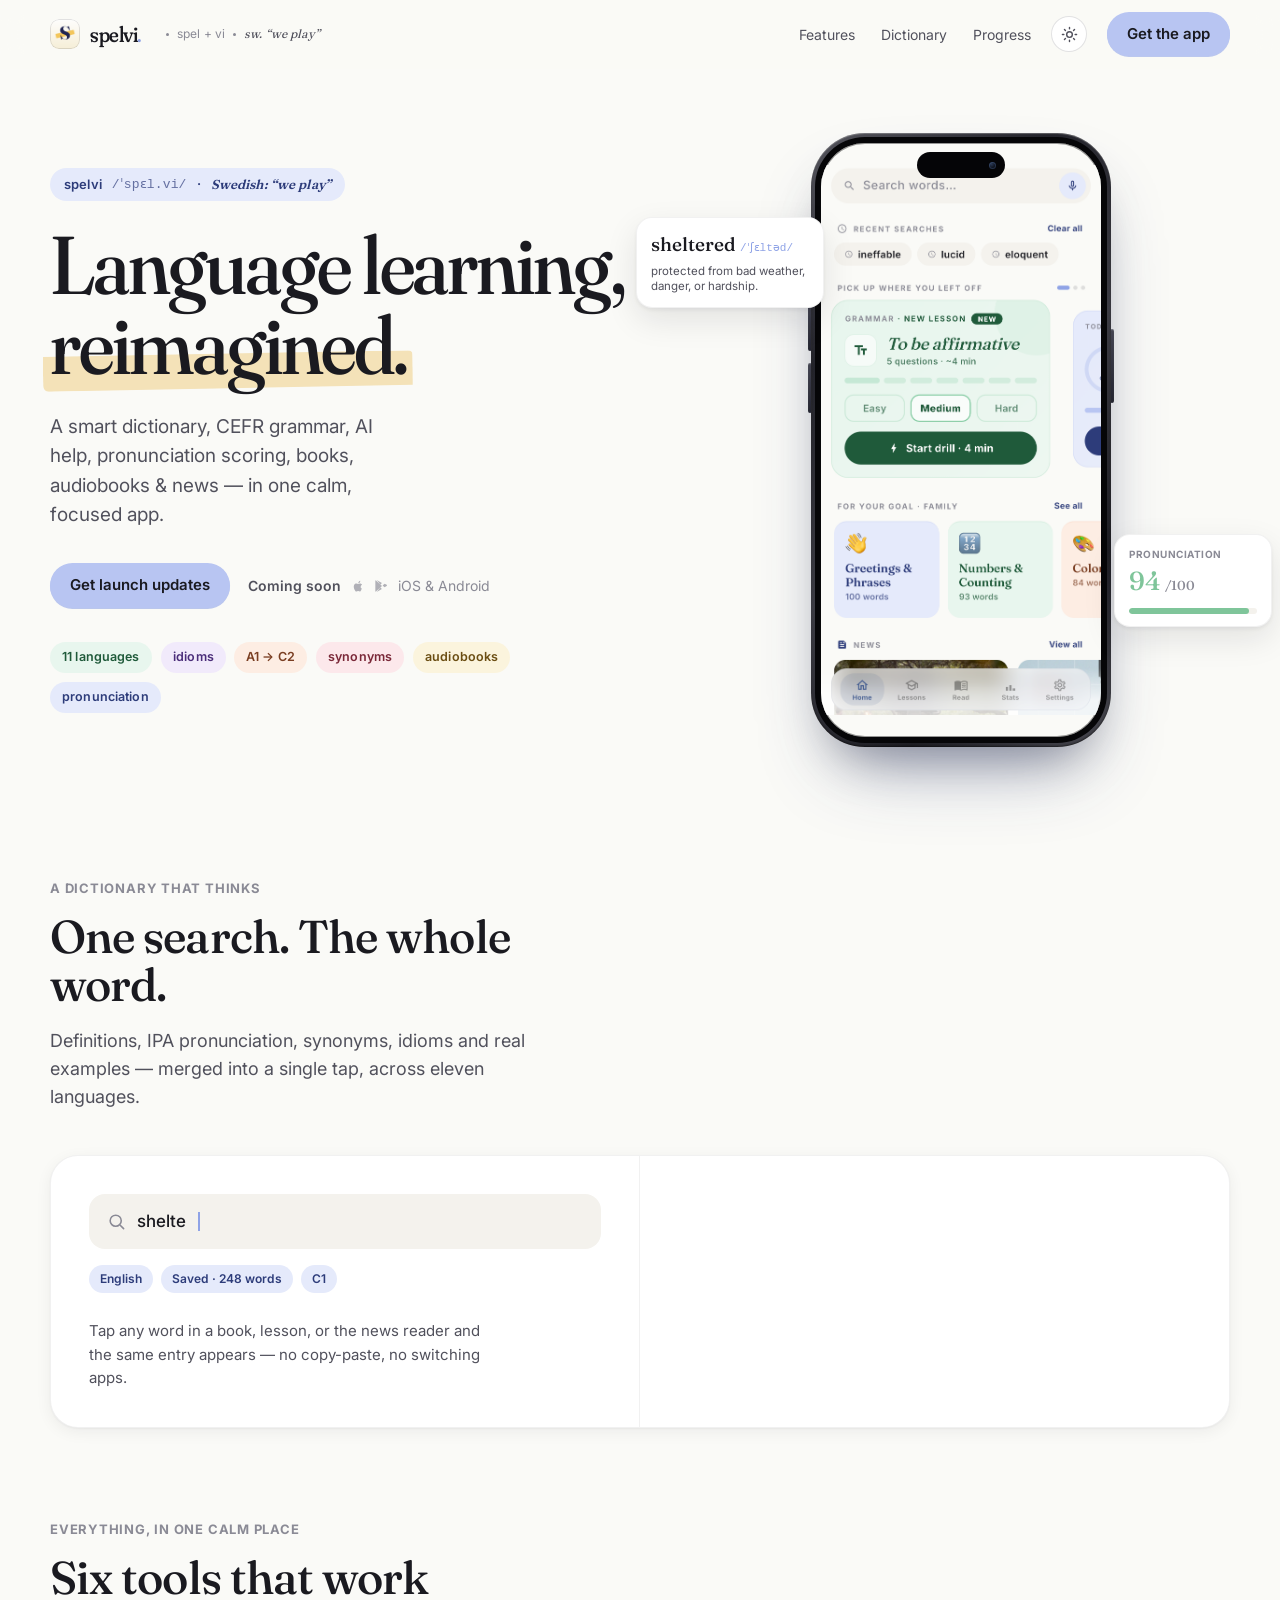
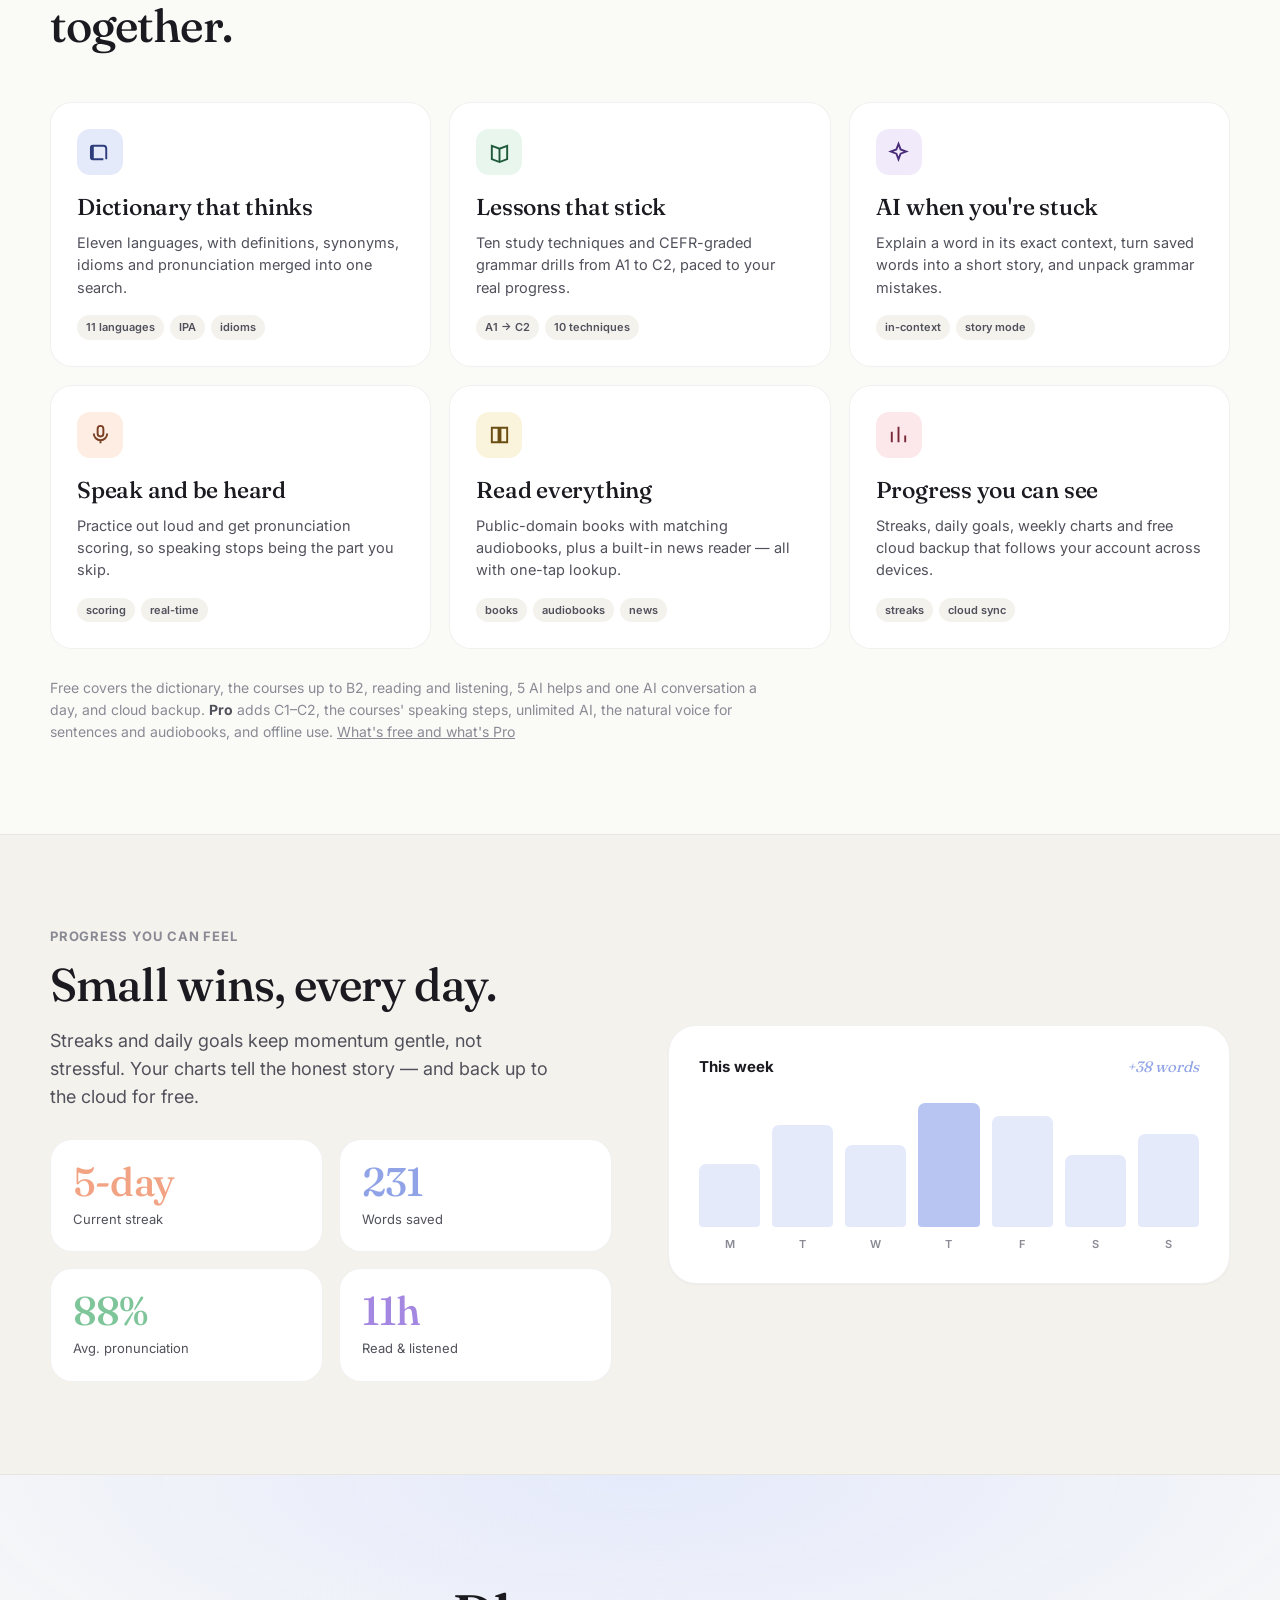
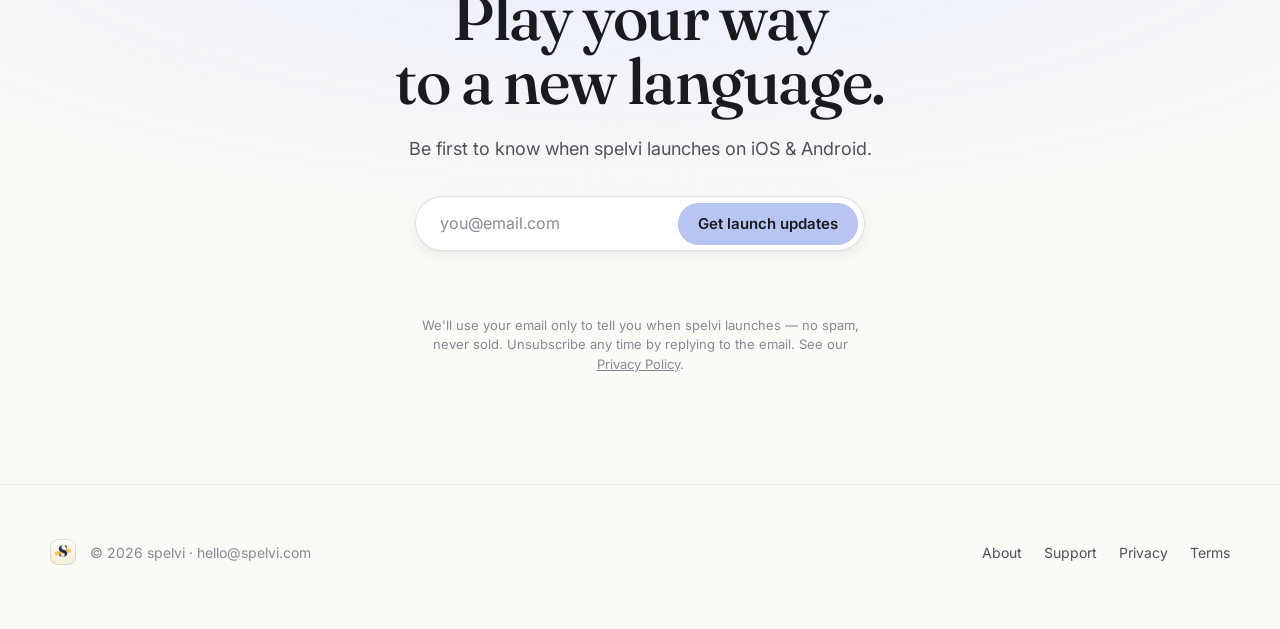
<file: index.html>
<!DOCTYPE html>
<html lang="en" data-theme="light">
<head>
<meta charset="UTF-8">
<meta name="viewport" content="width=device-width, initial-scale=1.0">
<title>spelvi — language learning, reimagined</title>
<meta name="description" content="Spelvi is a language-learning app: a smart dictionary, CEFR grammar, AI help, pronunciation scoring, books, audiobooks, and a news reader — in one calm, focused app. Coming soon.">
<meta name="theme-color" content="#B8C5F2">
<link rel="canonical" href="https://spelvi.com/">
<link rel="icon" type="image/svg+xml" href="/favicon.svg">
<meta property="og:title" content="spelvi — language learning, reimagined">
<meta property="og:description" content="A smart dictionary, CEFR grammar, AI help, pronunciation, books, audiobooks & news — in one calm app. Coming soon.">
<meta property="og:url" content="https://spelvi.com">
<meta property="og:type" content="website">
<meta property="og:site_name" content="Spelvi">
<meta property="og:image" content="https://spelvi.com/icon-1024.png">
<meta name="twitter:card" content="summary_large_image">
<meta name="twitter:title" content="spelvi — language learning, reimagined">
<meta name="twitter:image" content="https://spelvi.com/icon-1024.png">
<link rel="stylesheet" href="colors_and_type.css">
<style>
  /* ============================================================
     spelvi — marketing site
     Warm, literary, pastel — reflecting the app.
     Signature motif: the butter-yellow highlighter marker.
     ============================================================ */

  html { scroll-behavior: smooth; }
  body {
    margin: 0;
    background: var(--bg);
    color: var(--fg-1);
    overflow-x: hidden;
  }
  ::selection { background: var(--butter); color: var(--butter-ink); }

  a { color: inherit; text-decoration: none; }
  .wrap { width: min(1180px, 100% - 48px); margin-inline: auto; }

  /* ---------- Highlighter marker motif ---------- */
  .mark {
    position: relative;
    display: inline;
    white-space: nowrap;
  }
  .mark > span { position: relative; z-index: 1; }
  .mark::before {
    content: "";
    position: absolute;
    left: -0.08em; right: -0.08em;
    bottom: 0.04em;
    height: 0.46em;
    background: var(--butter);
    z-index: 0;
    transform: scaleX(0) rotate(-0.6deg);
    transform-origin: left center;
    border-radius: 2px 5px 3px 6px;
    /* rough, hand-swiped ends */
    clip-path: polygon(0 8%, 100% 0, 100% 92%, 0 100%);
    transition: transform 0.62s var(--ease-out);
  }
  .mark.lav::before { background: var(--lavender); }
  .mark.mint::before { background: var(--mint); }
  .mark.blush::before { background: var(--blush); }
  .mark.swiped::before { transform: scaleX(1) rotate(-0.6deg); }

  /* ---------- Nav ---------- */
  nav {
    position: sticky; top: 0; z-index: 50;
    backdrop-filter: saturate(140%) blur(14px);
    background: color-mix(in srgb, var(--bg) 78%, transparent);
    border-bottom: 1px solid transparent;
    transition: border-color var(--dur-med), background var(--dur-med);
  }
  nav.scrolled { border-bottom-color: var(--border); }
  .nav-in {
    display: flex; align-items: center; gap: 20px;
    height: 68px;
  }
  .brand { display: flex; align-items: center; gap: 10px; font-weight: 600; }
  .mono-s {
    width: 30px; height: 30px; border-radius: 9px;
    background: var(--surface) url('icon-1024.png') center/cover no-repeat;
    position: relative; overflow: hidden;
    box-shadow: inset 0 0 0 1px var(--border-strong);
    flex: none;
  }
  /* Real app icon now lives in the background image; hide the CSS-drawn glyph. */
  .mono-s::before { display: none; }
  .mono-s i { display: none; }
  .wordmark-h {
    font-family: var(--font-display); font-weight: 500;
    font-size: 22px; letter-spacing: -0.02em;
    font-variation-settings: "opsz" 144, "SOFT" 100;
  }
  .wordmark-h b { color: var(--primary-strong); font-weight: 500; }
  .ety {
    margin-left: 4px;
    display: inline-flex; align-items: center; gap: 8px;
    font-size: 12px; color: var(--fg-3); letter-spacing: 0.01em;
  }
  .ety .dot { width: 3px; height: 3px; border-radius: 50%; background: var(--fg-3); }
  .ety em { font-family: var(--font-display); font-style: italic; color: var(--fg-2); }
  .nav-spacer { flex: 1; }
  .nav-links { display: flex; align-items: center; gap: 26px; font-size: 14px; color: var(--fg-2); }
  .nav-links a { transition: color var(--dur-fast); }
  .nav-links a:hover { color: var(--fg-1); }
  .theme-btn {
    width: 36px; height: 36px; border-radius: 50%;
    border: 1px solid var(--border-strong); background: var(--surface);
    display: grid; place-items: center; cursor: pointer; color: var(--fg-2);
    transition: transform var(--dur-fast), color var(--dur-fast);
  }
  .theme-btn:hover { color: var(--fg-1); transform: rotate(-18deg); }
  .btn {
    display: inline-flex; align-items: center; gap: 8px;
    font-family: var(--font-ui); font-weight: 600; font-size: 15px;
    padding: 11px 20px; border-radius: var(--radius-pill);
    background: var(--primary); color: var(--fg-on-primary);
    border: none; cursor: pointer;
    box-shadow: 0 1px 0 color-mix(in srgb, var(--primary-strong) 60%, transparent);
    transition: transform var(--dur-fast) var(--ease-spring), box-shadow var(--dur-med), background var(--dur-fast);
  }
  .btn:hover { transform: translateY(-2px); box-shadow: var(--shadow-2); background: color-mix(in srgb, var(--primary) 86%, white); }
  .btn:active { transform: translateY(0); }
  .btn.ghost { background: var(--surface); color: var(--fg-1); box-shadow: inset 0 0 0 1px var(--border-strong); }
  .btn.ghost:hover { background: var(--surface-2); }

  /* ---------- Hero ---------- */
  .hero { position: relative; padding: 64px 0 40px; }
  .hero-grid {
    display: grid; grid-template-columns: 1.05fr 0.95fr;
    gap: 48px; align-items: center;
  }
  .eyebrow {
    display: inline-flex; align-items: center; gap: 10px;
    font-size: 13px; color: var(--primary-ink); font-weight: 600;
    background: var(--primary-soft); padding: 7px 14px;
    border-radius: var(--radius-pill); margin-bottom: 24px;
    letter-spacing: 0.01em;
  }
  .eyebrow .ph { font-family: var(--font-mono); font-weight: 500; color: color-mix(in srgb, var(--primary-ink) 70%, transparent); }
  .eyebrow em { font-family: var(--font-display); font-style: italic; }
  h1.hero-title {
    font-family: var(--font-display); font-weight: 500;
    font-size: clamp(46px, 6.4vw, 92px); line-height: 0.98;
    letter-spacing: -0.025em; margin: 0 0 26px;
    font-variation-settings: "opsz" 144, "SOFT" 40;
  }
  .hero-sub {
    font-size: 19px; line-height: 1.55; color: var(--fg-2);
    max-width: 30ch; margin: 0 0 34px;
  }
  .hero-cta { display: flex; align-items: center; gap: 18px; flex-wrap: wrap; }
  .coming {
    font-size: 14px; color: var(--fg-3);
    display: inline-flex; align-items: center; gap: 9px;
  }
  .coming b { color: var(--fg-2); font-weight: 600; }
  .store-ico { display: inline-flex; gap: 7px; }
  .store-ico svg { width: 16px; height: 16px; opacity: 0.65; }

  /* word chips floating */
  .chips { margin-top: 34px; display: flex; flex-wrap: wrap; gap: 9px; max-width: 30rem; }
  .chip {
    font-size: 12.5px; font-weight: 600; padding: 6px 12px;
    border-radius: var(--radius-pill); letter-spacing: 0.01em;
    will-change: transform;
  }
  .chip.c1 { background: var(--mint-soft); color: var(--mint-ink); }
  .chip.c2 { background: var(--lavender-soft); color: var(--lavender-ink); }
  .chip.c3 { background: var(--accent-soft); color: var(--accent-ink); }
  .chip.c4 { background: var(--blush-soft); color: var(--blush-ink); }
  .chip.c5 { background: var(--butter-soft); color: var(--butter-ink); }
  .chip.c6 { background: var(--primary-soft); color: var(--primary-ink); }

  /* ---------- Phone mockup ---------- */
  .phone-stage { position: relative; display: grid; place-items: center; }
  .phone {
    position: relative; width: 300px; height: 614px;
    border-radius: 54px; padding: 10px;
    background: linear-gradient(135deg, #56565e 0%, #23232a 26%, #3c3c44 52%, #1d1d23 78%, #4a4a52 100%);
    box-shadow:
      inset 0 1px 1px rgba(255,255,255,0.28),
      inset 0 -1px 2px rgba(0,0,0,0.55),
      0 40px 80px -30px rgba(45,60,122,0.45),
      0 30px 50px -24px rgba(0,0,0,0.35);
    animation: float 7s ease-in-out infinite;
  }
  [data-theme="dark"] .phone {
    box-shadow:
      inset 0 1px 1px rgba(255,255,255,0.22),
      inset 0 -1px 2px rgba(0,0,0,0.6),
      0 40px 80px -30px rgba(0,0,0,0.65),
      0 30px 50px -24px rgba(0,0,0,0.5);
  }
  /* physical side buttons */
  .btn-side { position: absolute; z-index: -1; border-radius: 3px;
    background: linear-gradient(180deg, #4a4a52, #26262c); box-shadow: inset 0 1px 1px rgba(255,255,255,0.25); }
  .btn-action { left: -3px; top: 116px; width: 4px; height: 30px; }
  .btn-vup    { left: -3px; top: 168px; width: 4px; height: 50px; }
  .btn-vdown  { left: -3px; top: 230px; width: 4px; height: 50px; }
  .btn-power  { right: -3px; top: 196px; width: 4px; height: 74px; }
  }
  @keyframes float { 0%,100% { transform: translateY(0) rotate(-1.2deg); } 50% { transform: translateY(-14px) rotate(-1.2deg); } }
  .phone-screen {
    width: 100%; height: 100%; background: #FAFAF7;
    border-radius: 44px; overflow: hidden; position: relative;
    display: flex; flex-direction: column; padding-top: 22px;
    box-shadow: 0 0 0 6px #060608, inset 0 0 0 1px rgba(0,0,0,0.4);
  }
  .scr-img { width: 100%; height: calc(100% - 22px); object-fit: cover; object-position: top center; display: block; }
  /* Dynamic Island */
  .island { position: absolute; top: 9px; left: 50%; transform: translateX(-50%);
    width: 88px; height: 26px; background: #050507; border-radius: 14px; z-index: 6;
    display: flex; align-items: center; justify-content: flex-end; padding-right: 9px; }
  .island::after { content: ""; width: 7px; height: 7px; border-radius: 50%;
    background: radial-gradient(circle at 35% 30%, #2b3a55, #07090f 70%);
    box-shadow: inset 0 0 0 1px rgba(80,110,160,0.4); }
  .scr-top { padding: 44px 18px 10px; }
  .scr-search {
    display: flex; align-items: center; gap: 9px;
    background: var(--surface-2); border-radius: var(--radius-md);
    padding: 11px 13px; font-size: 13px; color: var(--fg-3);
  }
  .scr-search svg { width: 15px; height: 15px; }
  .scr-body { padding: 4px 18px; overflow: hidden; flex: 1; }
  .applabel { font-size: 10px; font-weight: 700; letter-spacing: 0.08em; text-transform: uppercase; color: var(--fg-3); margin: 14px 2px 9px; display: flex; justify-content: space-between; }
  .applabel a { color: var(--primary-strong); }

  .streak-card {
    background: var(--primary-soft); border-radius: var(--radius-lg);
    padding: 16px; position: relative; overflow: hidden;
  }
  .streak-card .blob { position: absolute; right: -24px; top: -24px; width: 96px; height: 96px; border-radius: 50%; background: color-mix(in srgb, var(--primary) 60%, transparent); }
  .streak-head { display: flex; justify-content: space-between; align-items: flex-start; position: relative; }
  .stk-today { font-size: 10px; font-weight: 700; letter-spacing: 0.07em; color: var(--primary-ink); opacity: 0.7; }
  .stk-flame { font-size: 10px; font-weight: 700; color: var(--accent-ink); background: var(--accent-soft); padding: 4px 8px; border-radius: var(--radius-pill); display: inline-flex; gap: 4px; }
  .streak-mid { display: flex; align-items: center; gap: 14px; margin-top: 12px; position: relative; }
  .ring { width: 56px; height: 56px; flex: none; }
  .ring text { font-family: var(--font-ui); }
  .stk-copy .big { font-family: var(--font-display); font-style: italic; font-size: 19px; color: var(--primary-ink); font-weight: 500; line-height: 1.1; }
  .stk-copy .sm { font-size: 11px; color: var(--primary-ink); opacity: 0.72; margin-top: 3px; }
  .stk-dots { display: flex; gap: 4px; margin-top: 13px; position: relative; }
  .stk-dots i { height: 5px; flex: 1; border-radius: 3px; background: color-mix(in srgb, var(--primary-strong) 28%, transparent); }
  .stk-dots i.on { background: var(--primary-strong); }
  .stk-btn {
    margin-top: 13px; background: var(--primary-ink); color: var(--primary-soft);
    border-radius: var(--radius-md); padding: 11px; text-align: center;
    font-size: 12.5px; font-weight: 600; position: relative;
    display: flex; align-items: center; justify-content: center; gap: 6px;
  }

  .lesson-card {
    margin-top: 12px; background: var(--mint-soft); border-radius: var(--radius-lg);
    padding: 14px; position: relative; overflow: hidden;
  }
  .lc-row { display: flex; align-items: center; gap: 10px; }
  .lc-ico { width: 34px; height: 34px; border-radius: 10px; background: var(--surface); display: grid; place-items: center; font-family: var(--font-display); font-style: italic; color: var(--mint-ink); font-size: 16px; flex: none; }
  .lc-new { font-size: 9px; font-weight: 800; letter-spacing: 0.06em; color: var(--mint-ink); background: color-mix(in srgb, var(--mint) 70%, white); padding: 3px 7px; border-radius: var(--radius-pill); margin-left: auto; }
  .lc-title { font-family: var(--font-display); font-style: italic; font-size: 16px; color: var(--mint-ink); font-weight: 500; margin-top: 9px; }
  .lc-meta { font-size: 11px; color: var(--mint-ink); opacity: 0.7; }
  .lc-bars { display: flex; gap: 3px; margin-top: 9px; }
  .lc-bars i { height: 5px; flex: 1; border-radius: 3px; background: var(--mint-strong); }
  .lc-bars i.off { background: color-mix(in srgb, var(--mint-strong) 28%, transparent); }

  .scr-tabbar {
    display: flex; justify-content: space-around; align-items: center;
    padding: 11px 8px 22px; border-top: 1px solid var(--border);
    background: var(--surface);
  }
  .tab { display: flex; flex-direction: column; align-items: center; gap: 3px; font-size: 9px; color: var(--fg-3); }
  .tab svg { width: 19px; height: 19px; }
  .tab.act { color: var(--primary-strong); }

  /* floating cards around phone */
  .float-card {
    position: absolute; background: var(--surface);
    border-radius: var(--radius-md); box-shadow: var(--shadow-3);
    padding: 12px 14px; z-index: 4; border: 1px solid var(--border);
    will-change: transform;
  }
  .fc-word { position: absolute; left: -56px; top: 84px; width: 188px; animation: float 8s ease-in-out infinite 0.6s; }
  .fc-word .w { font-family: var(--font-display); font-size: 19px; font-weight: 500; }
  .fc-word .ipa { font-family: var(--font-mono); font-size: 11px; color: var(--primary-strong); }
  .fc-word .def { font-size: 11.5px; color: var(--fg-2); margin-top: 5px; line-height: 1.35; }
  .fc-score {
    right: -42px; bottom: 120px; width: 158px; animation: float 6.5s ease-in-out infinite 0.2s;
  }
  .fc-score .lab { font-size: 10px; font-weight: 700; letter-spacing: 0.05em; text-transform: uppercase; color: var(--fg-3); }
  .fc-score .num { font-family: var(--font-display); font-size: 26px; font-weight: 500; color: var(--mint-strong); display: flex; align-items: baseline; gap: 4px; }
  .fc-score .num small { font-size: 13px; color: var(--fg-3); }
  .fc-score .meter { height: 6px; border-radius: 4px; background: var(--surface-2); margin-top: 7px; overflow: hidden; }
  .fc-score .meter i { display: block; height: 100%; border-radius: 4px; background: var(--mint-strong); width: 0; transition: width 1.1s var(--ease-out); }

  /* ---------- Live dictionary demo ---------- */
  .section { padding: 92px 0; }
  .sec-label {
    font-size: 13px; font-weight: 700; letter-spacing: 0.06em; text-transform: uppercase;
    color: var(--fg-3); margin-bottom: 14px;
  }
  .sec-title {
    font-family: var(--font-display); font-weight: 500;
    font-size: clamp(30px, 3.6vw, 46px); line-height: 1.05;
    letter-spacing: -0.02em; margin: 0 0 18px; max-width: 18ch;
  }
  .sec-lead { font-size: 18px; color: var(--fg-2); max-width: 46ch; line-height: 1.55; }

  .demo {
    margin-top: 44px; background: var(--surface);
    border: 1px solid var(--border); border-radius: var(--radius-xl);
    box-shadow: var(--shadow-2); overflow: hidden;
    display: grid; grid-template-columns: 1fr 1fr;
  }
  .demo-l { padding: 38px; border-right: 1px solid var(--border); }
  .demo-search {
    display: flex; align-items: center; gap: 11px;
    background: var(--surface-2); border-radius: var(--radius-md);
    padding: 15px 18px; font-size: 17px;
  }
  .demo-search svg { width: 19px; height: 19px; color: var(--fg-3); flex: none; }
  .typed { font-weight: 500; }
  .caret { display: inline-block; width: 2px; height: 19px; background: var(--primary-strong); margin-left: 1px; vertical-align: -3px; animation: blink 1s steps(1) infinite; }
  @keyframes blink { 50% { opacity: 0; } }
  .demo-tags { display: flex; gap: 8px; margin-top: 16px; flex-wrap: wrap; }
  .demo-tags .t { font-size: 12px; font-weight: 600; padding: 5px 11px; border-radius: var(--radius-pill); background: var(--primary-soft); color: var(--primary-ink); }

  .demo-r { padding: 38px; position: relative; }
  .entry { opacity: 0; transform: translateY(10px); transition: opacity 0.5s var(--ease-out), transform 0.5s var(--ease-out); }
  .entry.show { opacity: 1; transform: none; }
  .entry-head { display: flex; align-items: baseline; gap: 12px; flex-wrap: wrap; }
  .entry-w { font-family: var(--font-display); font-size: 38px; font-weight: 500; letter-spacing: -0.01em; }
  .entry-ipa { font-family: var(--font-mono); font-size: 15px; color: var(--primary-strong); }
  .entry-pos { font-size: 13px; font-style: italic; color: var(--fg-3); font-family: var(--font-display); }
  .entry-play { width: 30px; height: 30px; border-radius: 50%; background: var(--primary-soft); display: grid; place-items: center; color: var(--primary-ink); margin-left: auto; }
  .entry-play svg { width: 13px; height: 13px; }
  .entry-def { font-size: 16px; color: var(--fg-1); line-height: 1.55; margin-top: 16px; }
  .entry-eg { font-size: 14.5px; color: var(--fg-2); font-style: italic; font-family: var(--font-display); margin-top: 10px; padding-left: 14px; border-left: 2px solid var(--border-strong); }
  .entry-foot { display: flex; gap: 8px; margin-top: 20px; }
  .pill-s { font-size: 13px; font-weight: 600; padding: 8px 14px; border-radius: var(--radius-pill); display: inline-flex; align-items: center; gap: 7px; }
  .pill-save { background: var(--primary); color: var(--fg-on-primary); }
  .pill-syn { background: var(--surface-2); color: var(--fg-2); }
  .pill-s svg { width: 13px; height: 13px; }

  /* ---------- Feature grid ---------- */
  .feat-grid { display: grid; grid-template-columns: repeat(3, 1fr); gap: 18px; margin-top: 52px; }
  .feat {
    background: var(--surface); border: 1px solid var(--border);
    border-radius: var(--radius-lg); padding: 26px;
    transition: transform var(--dur-med) var(--ease-out), box-shadow var(--dur-med);
    position: relative; overflow: hidden;
  }
  .feat:hover { transform: translateY(-4px); box-shadow: var(--shadow-2); }
  .feat-ico {
    width: 46px; height: 46px; border-radius: 13px;
    display: grid; place-items: center; margin-bottom: 18px;
  }
  .feat-ico svg { width: 23px; height: 23px; }
  .feat h3 {
    font-family: var(--font-display); font-weight: 500; font-size: 23px;
    letter-spacing: -0.01em; margin: 0 0 9px; display: inline; position: relative;
  }
  .feat h3 .u { position: absolute; left: 0; right: 0; bottom: 2px; height: 7px; background: var(--butter); z-index: -1; transform: scaleX(0); transform-origin: left; border-radius: 2px; transition: transform 0.4s var(--ease-out); }
  .feat:hover h3 .u { transform: scaleX(1); }
  .feat p { font-size: 14.5px; color: var(--fg-2); line-height: 1.55; margin: 10px 0 0; }
  .feat .tagrow { margin-top: 16px; display: flex; gap: 6px; flex-wrap: wrap; }
  .feat .tagrow span { font-size: 11px; font-weight: 600; padding: 4px 9px; border-radius: var(--radius-pill); background: var(--surface-2); color: var(--fg-2); }

  .i-peri { background: var(--primary-soft); color: var(--primary-ink); }
  .i-mint { background: var(--mint-soft); color: var(--mint-ink); }
  .i-lav  { background: var(--lavender-soft); color: var(--lavender-ink); }
  .i-acc  { background: var(--accent-soft); color: var(--accent-ink); }
  .i-but  { background: var(--butter-soft); color: var(--butter-ink); }
  .i-blu  { background: var(--blush-soft); color: var(--blush-ink); }

  /* ---------- Progress band ---------- */
  .band { background: var(--surface-2); border-block: 1px solid var(--border); }
  .band-grid { display: grid; grid-template-columns: 1fr 1fr; gap: 56px; align-items: center; }
  .stat-cards { display: grid; grid-template-columns: 1fr 1fr; gap: 16px; }
  .stat {
    background: var(--surface); border: 1px solid var(--border);
    border-radius: var(--radius-lg); padding: 22px;
  }
  .stat .k { font-family: var(--font-display); font-size: 40px; font-weight: 500; letter-spacing: -0.02em; line-height: 1; }
  .stat .l { font-size: 13px; color: var(--fg-2); margin-top: 8px; }
  .stat.s1 .k { color: var(--accent-strong); }
  .stat.s2 .k { color: var(--primary-strong); }
  .stat.s3 .k { color: var(--mint-strong); }
  .stat.s4 .k { color: var(--lavender-strong); }
  .week {
    background: var(--surface); border: 1px solid var(--border);
    border-radius: var(--radius-xl); padding: 30px; box-shadow: var(--shadow-1);
  }
  .week-head { display: flex; justify-content: space-between; align-items: baseline; margin-bottom: 24px; }
  .week-head .t { font-weight: 700; font-size: 15px; }
  .week-head .v { font-family: var(--font-display); font-style: italic; color: var(--primary-strong); font-size: 15px; }
  .bars { display: flex; align-items: flex-end; gap: 12px; height: 150px; }
  .bar-col { flex: 1; display: flex; flex-direction: column; align-items: center; gap: 9px; height: 100%; justify-content: flex-end; }
  .bar { width: 100%; border-radius: 7px 7px 4px 4px; background: var(--primary-soft); height: 0; transition: height 0.9s var(--ease-out); }
  .bar.peak { background: var(--primary); }
  .bar-col .d { font-size: 11px; color: var(--fg-3); font-weight: 600; }

  /* ---------- CTA ---------- */
  .cta {
    text-align: center; padding: 110px 0;
    background:
      radial-gradient(120% 90% at 50% 0%, var(--primary-soft) 0%, transparent 62%),
      var(--bg);
  }
  .cta h2 { font-family: var(--font-display); font-weight: 500; font-size: clamp(36px, 5vw, 64px); letter-spacing: -0.025em; line-height: 1; margin: 0 0 22px; }
  .cta p { font-size: 18px; color: var(--fg-2); margin: 0 0 34px; }
  .cta-form { display: inline-flex; gap: 10px; background: var(--surface); border: 1px solid var(--border-strong); border-radius: var(--radius-pill); padding: 6px 6px 6px 22px; box-shadow: var(--shadow-2); max-width: 100%; }
  .cta-form input { border: none; background: none; outline: none; font-family: var(--font-ui); font-size: 16px; color: var(--fg-1); width: 230px; }
  .cta-form input::placeholder { color: var(--fg-3); }

  /* ---------- Footer ---------- */
  footer { padding: 54px 0 64px; border-top: 1px solid var(--border); }
  .foot { display: flex; justify-content: space-between; align-items: center; gap: 24px; flex-wrap: wrap; }
  .foot-l { display: flex; align-items: center; gap: 14px; color: var(--fg-3); font-size: 14px; }
  .foot-links { display: flex; gap: 22px; font-size: 14px; color: var(--fg-2); }
  .foot-links a:hover { color: var(--fg-1); }

  /* ---------- Reveal ---------- */
  .reveal { opacity: 0; transform: translateY(26px); transition: opacity 0.7s var(--ease-out), transform 0.7s var(--ease-out); }
  .reveal.in { opacity: 1; transform: none; }
  .reveal.d1 { transition-delay: 0.07s; }
  .reveal.d2 { transition-delay: 0.14s; }
  .reveal.d3 { transition-delay: 0.21s; }
  .reveal.d4 { transition-delay: 0.28s; }
  .reveal.d5 { transition-delay: 0.35s; }

  @media (max-width: 980px) {
    .hero-grid { grid-template-columns: 1fr; gap: 8px; }
    .phone-stage { margin-top: 18px; }
    .demo { grid-template-columns: 1fr; }
    .demo-l { border-right: none; border-bottom: 1px solid var(--border); }
    .feat-grid { grid-template-columns: 1fr 1fr; }
    .band-grid { grid-template-columns: 1fr; gap: 32px; }
    .nav-links { display: none; }
    .ety { display: none; }
  }
  @media (max-width: 600px) {
    .feat-grid { grid-template-columns: 1fr; }
    .stat-cards { grid-template-columns: 1fr 1fr; }
    .fc-word, .fc-score { display: none; }
    .section { padding: 64px 0; }
    .cta-form { flex-direction: column; padding: 10px; border-radius: var(--radius-lg); width: min(360px, 100%); }
    .cta-form input { width: 100%; padding: 8px 14px; }
  }

  @media (prefers-reduced-motion: reduce) {
    *, *::before, *::after { animation: none !important; transition-duration: 0.001ms !important; }
    .reveal, .entry { opacity: 1 !important; transform: none !important; }
    .mark::before { transform: scaleX(1) rotate(-0.6deg) !important; }
  }
</style>
</head>
<body>

<!-- ===================== NAV ===================== -->
<nav id="nav">
  <div class="wrap nav-in">
    <a class="brand" href="#top">
      <span class="mono-s"><i>s</i></span>
      <span class="wordmark-h">spelvi<b>.</b></span>
    </a>
    <span class="ety">
      <span class="dot"></span> spel + vi <span class="dot"></span> <em>sw. “we play”</em>
    </span>
    <span class="nav-spacer"></span>
    <div class="nav-links">
      <a href="#features">Features</a>
      <a href="#dictionary">Dictionary</a>
      <a href="#progress">Progress</a>
    </div>
    <button class="theme-btn" id="themeBtn" aria-label="Toggle theme">
      <svg id="themeIco" width="17" height="17" viewBox="0 0 24 24" fill="none" stroke="currentColor" stroke-width="2" stroke-linecap="round" stroke-linejoin="round"><circle cx="12" cy="12" r="4"/><path d="M12 2v2M12 20v2M4.9 4.9l1.4 1.4M17.7 17.7l1.4 1.4M2 12h2M20 12h2M4.9 19.1l1.4-1.4M17.7 6.3l1.4-1.4"/></svg>
    </button>
    <a href="#get" class="btn" data-goatcounter-click="nav-get-app" data-goatcounter-title="Get the app">Get the app</a>
  </div>
</nav>

<!-- ===================== HERO ===================== -->
<header class="hero" id="top">
  <div class="wrap hero-grid">
    <div class="hero-copy">
      <span class="eyebrow reveal in">
        spelvi <span class="ph">/ˈspɛl.vi/</span> · <em>Swedish: “we play”</em>
      </span>
      <h1 class="hero-title">
        Language learning,<br>
        <span class="mark" id="heroMark"><span>reimagined.</span></span>
      </h1>
      <p class="hero-sub">
        A smart dictionary, CEFR grammar, AI help, pronunciation scoring,
        books, audiobooks &amp; news — in one calm, focused app.
      </p>
      <div class="hero-cta">
        <a href="#get" class="btn" data-goatcounter-click="cta-get-updates" data-goatcounter-title="Get launch updates">Get launch updates</a>
        <span class="coming">
          <b>Coming soon</b>
          <span class="store-ico">
            <svg viewBox="0 0 24 24" fill="currentColor"><path d="M16.4 12.9c0-2 1.6-3 1.7-3.1-.9-1.4-2.4-1.6-2.9-1.6-1.2-.1-2.4.7-3 .7-.6 0-1.6-.7-2.6-.7-1.3 0-2.6.8-3.3 2-1.4 2.4-.4 6 1 8 .6 1 1.4 2.1 2.4 2 .9 0 1.3-.6 2.4-.6 1.1 0 1.4.6 2.4.6 1 0 1.6-1 2.2-2 .7-1.1 1-2.2 1-2.3 0 0-1.9-.7-1.9-3zM14.6 6.7c.5-.6.9-1.5.8-2.4-.8 0-1.7.5-2.2 1.2-.5.5-.9 1.4-.8 2.3.9 0 1.7-.5 2.2-1.1z"/></svg>
            <svg viewBox="0 0 24 24" fill="currentColor"><path d="M4 3.5l9.5 8.5L4 20.5c-.3-.2-.5-.6-.5-1V4.5c0-.4.2-.8.5-1zm10.8 7.3l2.6-2.3 3.1 1.8c.6.4.6 1.3 0 1.7l-3.1 1.8-2.7-2.3 0-.7zM5.4 2.9l8 4.7-2.3 2.1-5.7-6.8zm0 18.2l5.7-6.8 2.3 2.1-8 4.7z"/></svg>
          </span>
          iOS &amp; Android
        </span>
      </div>
      <div class="chips" id="chips">
        <span class="chip c1" data-d="0.8">11 languages</span>
        <span class="chip c2" data-d="1.2">idioms</span>
        <span class="chip c3" data-d="0.6">A1 → C2</span>
        <span class="chip c4" data-d="1.0">synonyms</span>
        <span class="chip c5" data-d="0.7">audiobooks</span>
        <span class="chip c6" data-d="1.1">pronunciation</span>
      </div>
    </div>

    <!-- PHONE -->
    <div class="phone-stage reveal in d2">
      <div class="float-card fc-word">
        <div class="w">sheltered <span class="ipa">/ˈʃɛltəd/</span></div>
        <div class="def">protected from bad weather, danger, or hardship.</div>
      </div>

      <div class="phone">
        <span class="btn-side btn-action"></span>
        <span class="btn-side btn-vup"></span>
        <span class="btn-side btn-vdown"></span>
        <span class="btn-side btn-power"></span>
        <div class="phone-screen">
          <div class="island"></div>
          <img class="scr-img" src="assets/app-home-screen.png" alt="spelvi app — home screen">
        </div>
      </div>

      <div class="float-card fc-score">
        <div class="lab">Pronunciation</div>
        <div class="num">94<small>/100</small></div>
        <div class="meter"><i id="scoreBar"></i></div>
      </div>
    </div>
  </div>
</header>

<!-- ===================== LIVE DICTIONARY ===================== -->
<section class="section" id="dictionary">
  <div class="wrap">
    <div class="reveal">
      <div class="sec-label">A dictionary that thinks</div>
      <h2 class="sec-title">One search. The whole word.</h2>
      <p class="sec-lead">Definitions, IPA pronunciation, synonyms, idioms and real examples — merged into a single tap, across eleven languages.</p>
    </div>

    <div class="demo reveal d1">
      <div class="demo-l">
        <div class="demo-search">
          <svg viewBox="0 0 24 24" fill="none" stroke="currentColor" stroke-width="2"><circle cx="11" cy="11" r="7"/><path d="M21 21l-4-4" stroke-linecap="round"/></svg>
          <span class="typed" id="typed"></span><span class="caret"></span>
        </div>
        <div class="demo-tags">
          <span class="t">English</span>
          <span class="t">Saved · 248 words</span>
          <span class="t">C1</span>
        </div>
        <p class="sec-lead" style="font-size:15px; margin-top:26px;">Tap any word in a book, lesson, or the news reader and the same entry appears — no copy-paste, no switching apps.</p>
      </div>
      <div class="demo-r">
        <div class="entry" id="entry">
          <div class="entry-head">
            <span class="entry-w" id="eWord">sheltered</span>
            <span class="entry-ipa" id="eIpa">/ˈʃɛltəd/</span>
            <span class="entry-pos" id="ePos">adjective</span>
            <span class="entry-play"><svg viewBox="0 0 24 24" fill="currentColor"><path d="M8 5v14l11-7z"/></svg></span>
          </div>
          <p class="entry-def" id="eDef">Protected from bad weather, danger, or difficult experiences.</p>
          <p class="entry-eg" id="eEg">“They found a sheltered spot behind the dunes.”</p>
          <div class="entry-foot">
            <span class="pill-s pill-save"><svg viewBox="0 0 24 24" fill="none" stroke="currentColor" stroke-width="2.4"><path d="M6 4h12v16l-6-4-6 4z"/></svg>Save word</span>
            <span class="pill-s pill-syn">synonyms · idioms</span>
          </div>
        </div>
      </div>
    </div>
  </div>
</section>

<!-- ===================== FEATURES ===================== -->
<section class="section" id="features" style="padding-top:0;">
  <div class="wrap">
    <div class="reveal">
      <div class="sec-label">Everything, in one calm place</div>
      <h2 class="sec-title">Six tools that work together.</h2>
    </div>
    <div class="feat-grid">
      <div class="feat reveal d1">
        <div class="feat-ico i-peri"><svg viewBox="0 0 24 24" fill="none" stroke="currentColor" stroke-width="2"><path d="M4 5h11a3 3 0 0 1 3 3v11M4 5v14h11M4 5a2 2 0 0 0-2 2v10a2 2 0 0 0 2 2"/></svg></div>
        <h3>Dictionary that thinks<span class="u"></span></h3>
        <p>Eleven languages, with definitions, synonyms, idioms and pronunciation merged into one search.</p>
        <div class="tagrow"><span>11 languages</span><span>IPA</span><span>idioms</span></div>
      </div>
      <div class="feat reveal d2">
        <div class="feat-ico i-mint"><svg viewBox="0 0 24 24" fill="none" stroke="currentColor" stroke-width="2"><path d="M4 19V5l8 3 8-3v14l-8 3-8-3z"/><path d="M12 8v14"/></svg></div>
        <h3>Lessons that stick<span class="u"></span></h3>
        <p>Ten study techniques and CEFR-graded grammar drills from A1 to C2, paced to your real progress.</p>
        <div class="tagrow"><span>A1 → C2</span><span>10 techniques</span></div>
      </div>
      <div class="feat reveal d3">
        <div class="feat-ico i-lav"><svg viewBox="0 0 24 24" fill="none" stroke="currentColor" stroke-width="2"><path d="M12 3l2.2 5.8L20 11l-5.8 2.2L12 19l-2.2-5.8L4 11l5.8-2.2z"/></svg></div>
        <h3>AI when you're stuck<span class="u"></span></h3>
        <p>Explain a word in its exact context, turn saved words into a short story, and unpack grammar mistakes.</p>
        <div class="tagrow"><span>in-context</span><span>story mode</span></div>
      </div>
      <div class="feat reveal d1">
        <div class="feat-ico i-acc"><svg viewBox="0 0 24 24" fill="none" stroke="currentColor" stroke-width="2"><rect x="9" y="3" width="6" height="11" rx="3"/><path d="M5 11a7 7 0 0 0 14 0M12 18v3"/></svg></div>
        <h3>Speak and be heard<span class="u"></span></h3>
        <p>Practice out loud and get pronunciation scoring, so speaking stops being the part you skip.</p>
        <div class="tagrow"><span>scoring</span><span>real-time</span></div>
      </div>
      <div class="feat reveal d2">
        <div class="feat-ico i-but"><svg viewBox="0 0 24 24" fill="none" stroke="currentColor" stroke-width="2"><path d="M4 5h7v15H4zM13 5h7v15h-7z"/></svg></div>
        <h3>Read everything<span class="u"></span></h3>
        <p>Public-domain books with matching audiobooks, plus a built-in news reader — all with one-tap lookup.</p>
        <div class="tagrow"><span>books</span><span>audiobooks</span><span>news</span></div>
      </div>
      <div class="feat reveal d3">
        <div class="feat-ico i-blu"><svg viewBox="0 0 24 24" fill="none" stroke="currentColor" stroke-width="2"><path d="M5 20V9M12 20V4M19 20v-7"/></svg></div>
        <h3>Progress you can see<span class="u"></span></h3>
        <p>Streaks, daily goals, weekly charts and free cloud backup that follows your account across devices.</p>
        <div class="tagrow"><span>streaks</span><span>cloud sync</span></div>
      </div>
    </div>
    <p class="plan-note reveal" style="margin:28px 0 0;font-size:14px;line-height:1.55;color:var(--fg-3);max-width:720px;">Free covers the dictionary, the courses up to B2, reading and listening, 5 AI helps and one AI conversation a day, and cloud backup. <strong style="color:var(--fg-2);">Pro</strong> adds C1–C2, the courses' speaking steps, unlimited AI, the natural voice for sentences and audiobooks, and offline use. <a href="support.html" style="text-decoration:underline;">What's free and what's Pro</a></p>
  </div>
</section>

<!-- ===================== PROGRESS BAND ===================== -->
<section class="band" id="progress">
  <div class="wrap section band-grid">
    <div class="reveal">
      <div class="sec-label">Progress you can feel</div>
      <h2 class="sec-title">Small wins, every day.</h2>
      <p class="sec-lead" style="margin-bottom:28px;">Streaks and daily goals keep momentum gentle, not stressful. Your charts tell the honest story — and back up to the cloud for free.</p>
      <div class="stat-cards">
        <div class="stat s1"><div class="k" data-count="5" data-suffix="-day">5-day</div><div class="l">Current streak</div></div>
        <div class="stat s2"><div class="k" data-count="248">0</div><div class="l">Words saved</div></div>
        <div class="stat s3"><div class="k" data-count="94" data-suffix="%">0%</div><div class="l">Avg. pronunciation</div></div>
        <div class="stat s4"><div class="k" data-count="12" data-suffix="h">0h</div><div class="l">Read &amp; listened</div></div>
      </div>
    </div>
    <div class="week reveal d2" id="weekChart">
      <div class="week-head">
        <span class="t">This week</span>
        <span class="v">+38 words</span>
      </div>
      <div class="bars">
        <div class="bar-col"><div class="bar" data-h="42"></div><div class="d">M</div></div>
        <div class="bar-col"><div class="bar" data-h="68"></div><div class="d">T</div></div>
        <div class="bar-col"><div class="bar" data-h="55"></div><div class="d">W</div></div>
        <div class="bar-col"><div class="bar peak" data-h="100"></div><div class="d">T</div></div>
        <div class="bar-col"><div class="bar" data-h="74"></div><div class="d">F</div></div>
        <div class="bar-col"><div class="bar" data-h="48"></div><div class="d">S</div></div>
        <div class="bar-col"><div class="bar" data-h="62"></div><div class="d">S</div></div>
      </div>
    </div>
  </div>
</section>

<!-- ===================== CTA ===================== -->
<section class="cta" id="get">
  <div class="wrap reveal">
    <h2>Play your way<br>to a new language.</h2>
    <p>Be first to know when spelvi launches on iOS &amp; Android.</p>
    <form class="cta-form" id="waitlistForm" novalidate>
      <input type="email" id="waitlistEmail" required placeholder="you@email.com" aria-label="Email">
      <button class="btn" type="submit" data-goatcounter-click="waitlist-submit" data-goatcounter-title="Waitlist submit">Get launch updates</button>
    </form>
    <p class="cta-msg" id="waitlistMsg" role="status" aria-live="polite" style="margin-top:14px;font-size:14px;min-height:1.2em;color:var(--fg-3);"></p>
    <p class="cta-consent" style="margin:6px auto 0;max-width:460px;font-size:13px;line-height:1.5;color:var(--fg-3);">We'll use your email only to tell you when spelvi launches — no spam, never sold. Unsubscribe any time by replying to the email. See our <a href="privacy.html#waitlist" style="text-decoration:underline;">Privacy Policy</a>.</p>
  </div>
</section>

<!-- ===================== FOOTER ===================== -->
<footer>
  <div class="wrap foot">
    <div class="foot-l">
      <span class="mono-s" style="width:26px;height:26px;border-radius:8px;"><i style="font-size:17px;">s</i></span>
      © 2026 spelvi · hello@spelvi.com
    </div>
    <div class="foot-links">
      <a href="about.html">About</a>
      <a href="support.html">Support</a>
      <a href="privacy.html">Privacy</a>
      <a href="terms.html">Terms</a>
    </div>
  </div>
</footer>

<script>
(function () {
  var reduced = window.matchMedia('(prefers-reduced-motion: reduce)').matches;

  /* ---- Nav shadow on scroll ---- */
  var nav = document.getElementById('nav');
  function onScroll() { nav.classList.toggle('scrolled', window.scrollY > 8); }
  window.addEventListener('scroll', onScroll, { passive: true });
  onScroll();

  /* ---- Theme toggle ---- */
  var root = document.documentElement;
  var saved = null;
  try { saved = localStorage.getItem('spelvi-theme'); } catch (e) {}
  if (saved) root.setAttribute('data-theme', saved);
  var ico = document.getElementById('themeIco');
  function setIco() {
    var dark = root.getAttribute('data-theme') === 'dark';
    ico.innerHTML = dark
      ? '<path d="M21 12.8A9 9 0 1 1 11.2 3 7 7 0 0 0 21 12.8z"/>'
      : '<circle cx="12" cy="12" r="4"/><path d="M12 2v2M12 20v2M4.9 4.9l1.4 1.4M17.7 17.7l1.4 1.4M2 12h2M20 12h2M4.9 19.1l1.4-1.4M17.7 6.3l1.4-1.4"/>';
  }
  setIco();
  document.getElementById('themeBtn').addEventListener('click', function () {
    var dark = root.getAttribute('data-theme') === 'dark';
    var next = dark ? 'light' : 'dark';
    root.setAttribute('data-theme', next);
    try { localStorage.setItem('spelvi-theme', next); } catch (e) {}
    setIco();
  });

  /* ---- Hero marker swipe ---- */
  var heroMark = document.getElementById('heroMark');
  setTimeout(function () { heroMark.classList.add('swiped'); }, reduced ? 0 : 650);

  /* ---- Pronunciation meter fill ---- */
  setTimeout(function () {
    var bar = document.getElementById('scoreBar');
    if (bar) bar.style.width = '94%';
  }, reduced ? 0 : 900);

  /* ---- Streak ring draw ---- */
  setTimeout(function () {
    var ring = document.getElementById('pRing');
    if (ring) ring.style.transition = 'stroke-dashoffset 1.2s ' + getComputedStyle(root).getPropertyValue('--ease-out');
    if (ring) ring.style.strokeDashoffset = (150.8 * (1 - 7 / 12)).toFixed(1);
  }, reduced ? 0 : 1000);

  /* ---- Reveal on scroll ---- */
  var io = new IntersectionObserver(function (entries) {
    entries.forEach(function (en) {
      if (en.isIntersecting) { en.target.classList.add('in'); io.unobserve(en.target); }
    });
  }, { threshold: 0.16 });
  document.querySelectorAll('.reveal:not(.in)').forEach(function (el) { io.observe(el); });

  /* ---- Weekly bars ---- */
  var weekIO = new IntersectionObserver(function (entries) {
    entries.forEach(function (en) {
      if (!en.isIntersecting) return;
      en.target.querySelectorAll('.bar').forEach(function (b, i) {
        setTimeout(function () { b.style.height = b.getAttribute('data-h') + '%'; }, reduced ? 0 : i * 70);
      });
      weekIO.unobserve(en.target);
    });
  }, { threshold: 0.4 });
  weekIO.observe(document.getElementById('weekChart'));

  /* ---- Count-up stats ---- */
  var statIO = new IntersectionObserver(function (entries) {
    entries.forEach(function (en) {
      if (!en.isIntersecting) return;
      en.target.querySelectorAll('.k[data-count]').forEach(function (el) {
        var end = parseInt(el.getAttribute('data-count'), 10);
        var suffix = el.getAttribute('data-suffix') || '';
        if (suffix === '-day') return; // static label
        if (reduced) { el.textContent = end + suffix; return; }
        var start = performance.now(), dur = 1100;
        function step(now) {
          var p = Math.min(1, (now - start) / dur);
          var e = 1 - Math.pow(1 - p, 3);
          el.textContent = Math.round(end * e) + suffix;
          if (p < 1) requestAnimationFrame(step);
        }
        requestAnimationFrame(step);
      });
      statIO.unobserve(en.target);
    });
  }, { threshold: 0.5 });
  statIO.observe(document.querySelector('.stat-cards'));

  /* ---- Hero chip parallax ---- */
  if (!reduced) {
    var chips = [].slice.call(document.querySelectorAll('#chips .chip'));
    var floats = [].slice.call(document.querySelectorAll('.float-card'));
    window.addEventListener('mousemove', function (e) {
      var dx = (e.clientX / window.innerWidth - 0.5);
      var dy = (e.clientY / window.innerHeight - 0.5);
      chips.forEach(function (c) {
        var d = parseFloat(c.getAttribute('data-d')) || 1;
        c.style.transform = 'translate(' + (dx * 14 * d) + 'px,' + (dy * 10 * d) + 'px)';
      });
      floats.forEach(function (f, i) {
        var d = (i + 1) * 0.6;
        f.style.transform += '';
        f.style.setProperty('--px', (dx * 10 * d) + 'px');
      });
    });
  }

  /* ---- Live dictionary demo ---- */
  var words = [
    { w: 'sheltered', ipa: '/ˈʃɛltəd/', pos: 'adjective', def: 'Protected from bad weather, danger, or difficult experiences.', eg: '“They found a sheltered spot behind the dunes.”' },
    { w: 'linger',    ipa: '/ˈlɪŋ.ɡə/', pos: 'verb',      def: 'To stay somewhere a little longer, as if reluctant to leave.', eg: '“The melody lingered long after the song ended.”' },
    { w: 'vivid',     ipa: '/ˈvɪv.ɪd/', pos: 'adjective', def: 'Producing strong, clear images in the mind; intensely bright.', eg: '“She kept a vivid memory of that first morning.”' },
    { w: 'resilient', ipa: '/rɪˈzɪl.i.ənt/', pos: 'adjective', def: 'Able to recover quickly from difficulty; tough and flexible.', eg: '“A small but resilient community by the sea.”' }
  ];
  var typedEl = document.getElementById('typed');
  var entry = document.getElementById('entry');
  var idx = 0, charTimer, started = false;

  function fill(w) {
    document.getElementById('eWord').textContent = w.w;
    document.getElementById('eIpa').textContent = w.ipa;
    document.getElementById('ePos').textContent = w.pos;
    document.getElementById('eDef').textContent = w.def;
    document.getElementById('eEg').textContent = w.eg;
  }

  function typeWord() {
    var w = words[idx];
    var i = 0;
    entry.classList.remove('show');
    typedEl.textContent = '';
    clearInterval(charTimer);
    charTimer = setInterval(function () {
      typedEl.textContent = w.w.slice(0, ++i);
      if (i >= w.w.length) {
        clearInterval(charTimer);
        setTimeout(function () { fill(w); entry.classList.add('show'); }, 220);
        setTimeout(function () { idx = (idx + 1) % words.length; typeWord(); }, 3400);
      }
    }, reduced ? 0 : 95);
  }

  if (reduced) {
    typedEl.textContent = words[0].w; entry.classList.add('show');
  } else {
    var demoIO = new IntersectionObserver(function (entries) {
      entries.forEach(function (en) {
        if (en.isIntersecting && !started) { started = true; setTimeout(typeWord, 300); }
      });
    }, { threshold: 0.3 });
    demoIO.observe(document.querySelector('.demo'));
  }
})();
</script>
<script>
  // Waitlist form → POST to our own endpoint (api.spelvi.com/waitlist).
  (function () {
    var f = document.getElementById('waitlistForm');
    if (!f) return;
    f.addEventListener('submit', function (e) {
      e.preventDefault();
      var inp = document.getElementById('waitlistEmail');
      var msg = document.getElementById('waitlistMsg');
      var email = (inp.value || '').trim();
      if (email.indexOf('@') < 1 || email.length > 254) {
        msg.style.color = 'var(--accent-strong)';
        msg.textContent = 'Please enter a valid email.';
        return;
      }
      var btn = f.querySelector('button');
      btn.disabled = true;
      msg.style.color = 'var(--fg-3)';
      msg.textContent = 'Signing you up…';
      fetch('https://api.spelvi.com/waitlist', {
        method: 'POST',
        headers: { 'Content-Type': 'application/json' },
        body: JSON.stringify({ email: email, source: 'landing' })
      }).then(function (r) {
        if (r.ok) {
          msg.style.color = 'var(--mint-strong)';
          msg.textContent = "Thanks! We'll email you when spelvi launches.";
          f.reset();
        } else {
          msg.style.color = 'var(--accent-strong)';
          msg.textContent = "Hmm, that didn't work. Please try again.";
        }
      }).catch(function () {
        msg.style.color = 'var(--accent-strong)';
        msg.textContent = 'Network error. Please try again.';
      }).finally(function () { btn.disabled = false; });
    });
  })();
</script>
<!-- Privacy-friendly analytics: GoatCounter (no cookies, no personal data) -->
<script data-goatcounter="https://spelvi.goatcounter.com/count"
        async src="//gc.zgo.at/count.js"></script>
</body>
</html>
</file>
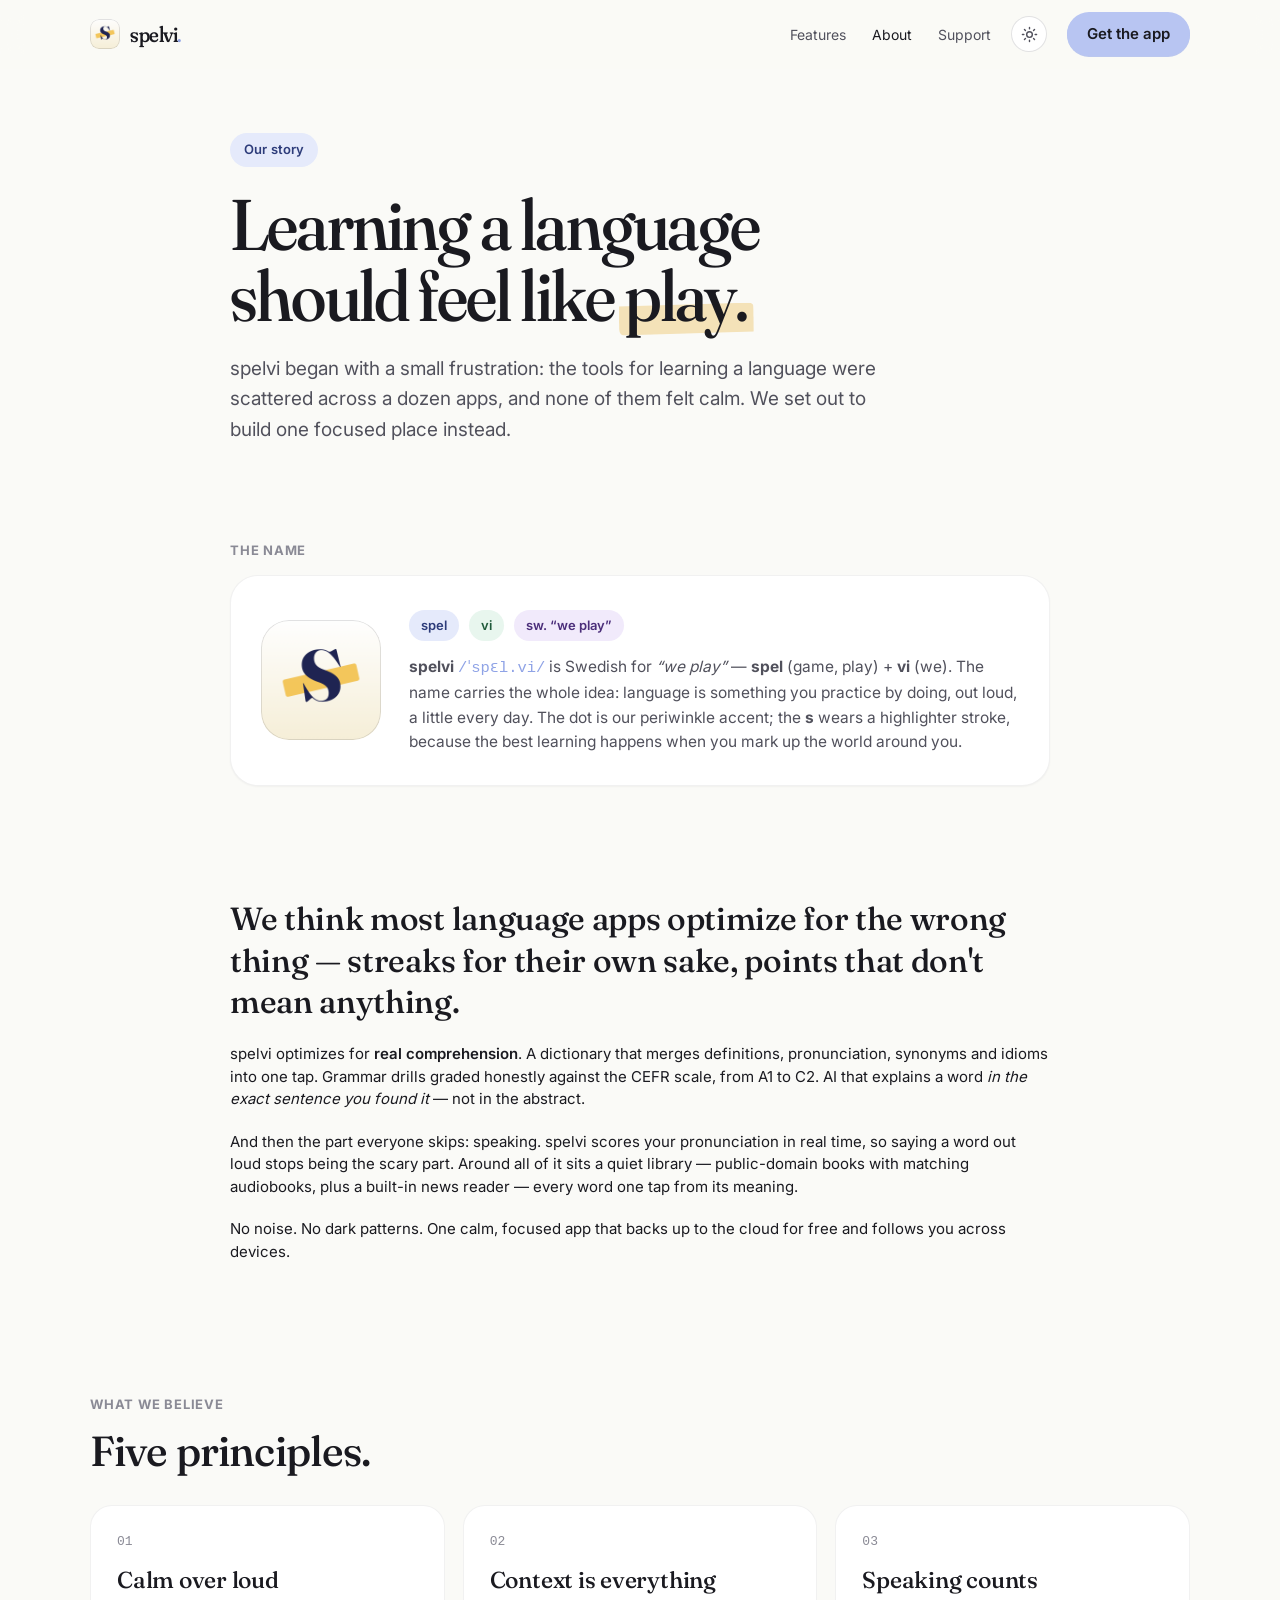
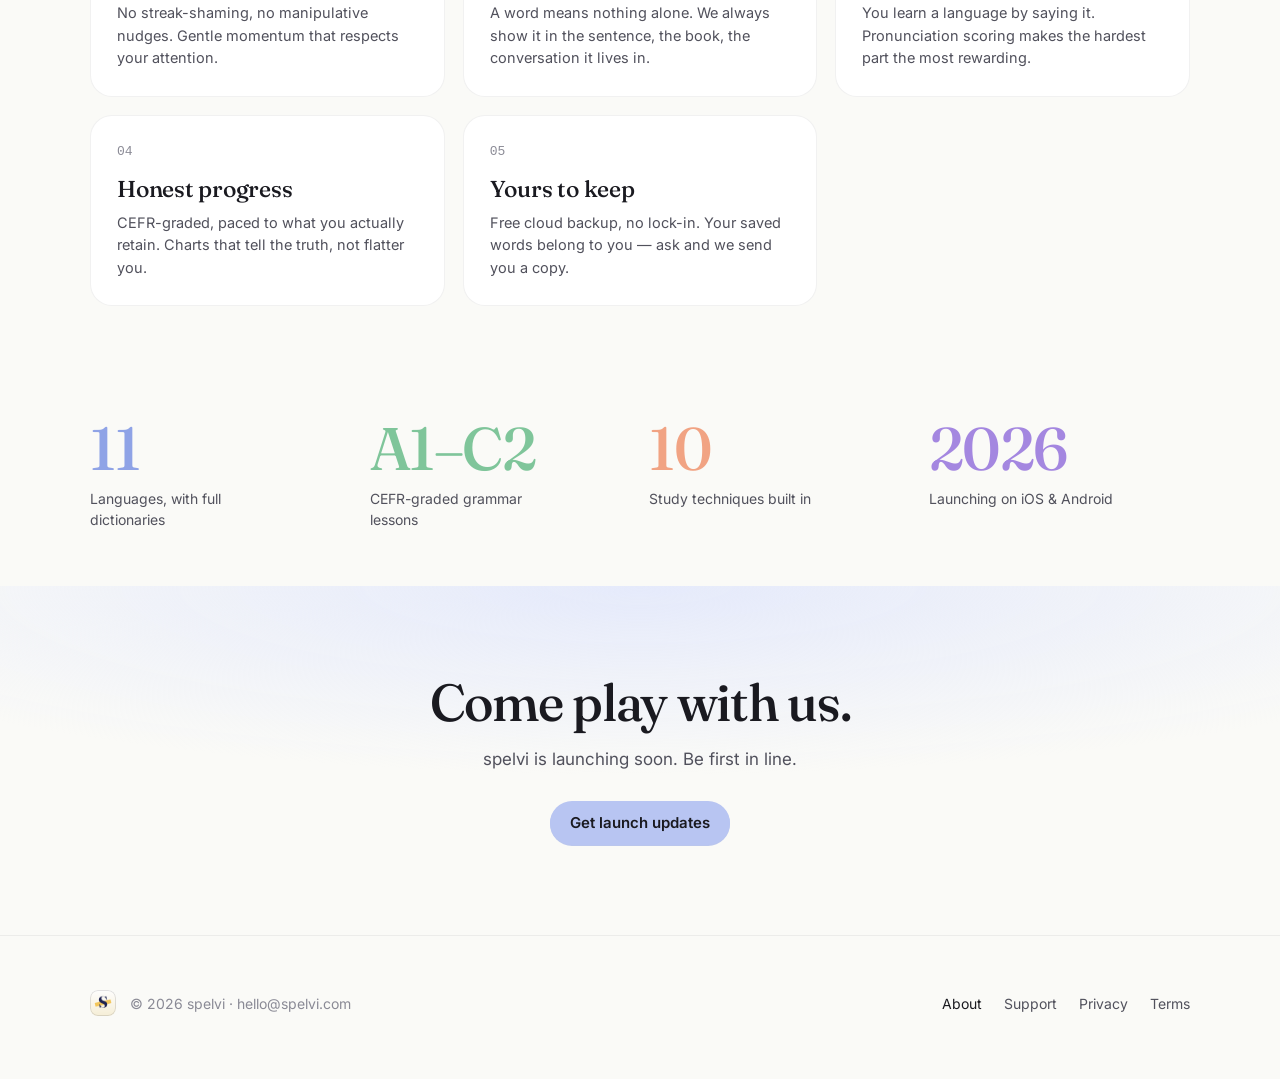
<file: about.html>
<!DOCTYPE html>
<html lang="en" data-theme="light">
<head>
<meta charset="UTF-8">
<meta name="viewport" content="width=device-width, initial-scale=1.0">
<title>About — spelvi</title>
<meta name="description" content="The story behind Spelvi — a calm, focused language-learning app: smart dictionary, CEFR grammar, AI help, pronunciation, books and news.">
<meta name="theme-color" content="#B8C5F2">
<link rel="canonical" href="https://spelvi.com/about.html">
<link rel="icon" type="image/svg+xml" href="/favicon.svg">
<meta property="og:title" content="About — spelvi">
<meta property="og:description" content="The story behind Spelvi — a calm, focused language-learning app.">
<meta property="og:url" content="https://spelvi.com/about.html">
<meta property="og:type" content="website">
<meta property="og:image" content="https://spelvi.com/icon-1024.png">
<link rel="stylesheet" href="colors_and_type.css">
<link rel="stylesheet" href="site.css">
<style>
  /* About-specific */
  .name-card {
    display: grid; grid-template-columns: auto 1fr; gap: 28px; align-items: center;
    background: var(--surface); border: 1px solid var(--border); border-radius: var(--radius-xl);
    padding: 30px; box-shadow: var(--shadow-1); margin-top: 8px;
  }
  .name-glyph {
    width: 120px; height: 120px; border-radius: 28px;
    background: var(--surface) url('icon-1024.png') center/cover no-repeat;
    position: relative; overflow: hidden; flex: none;
    box-shadow: inset 0 0 0 1px var(--border-strong);
  }
  .name-glyph::before { display: none; }
  .name-glyph i { display: none; }
  .name-breakdown { display: flex; gap: 10px; flex-wrap: wrap; margin: 4px 0 14px; }
  .morph { font-size: 13px; font-weight: 600; padding: 6px 12px; border-radius: var(--radius-pill); }
  .morph.a { background: var(--primary-soft); color: var(--primary-ink); }
  .morph.b { background: var(--mint-soft); color: var(--mint-ink); }
  .morph.c { background: var(--lavender-soft); color: var(--lavender-ink); }
  .name-card p { font-size: 15.5px; line-height: 1.6; color: var(--fg-2); margin: 0; }
  .name-card .ipa { font-family: var(--font-mono); color: var(--primary-strong); }

  .principles { display: grid; grid-template-columns: repeat(3, 1fr); gap: 18px; }
  .prin {
    background: var(--surface); border: 1px solid var(--border); border-radius: var(--radius-lg); padding: 26px;
    transition: transform var(--dur-med) var(--ease-out), box-shadow var(--dur-med);
  }
  .prin:hover { transform: translateY(-4px); box-shadow: var(--shadow-2); }
  .prin .n { font-family: var(--font-mono); font-size: 13px; color: var(--fg-3); }
  .prin h3 { font-family: var(--font-display); font-weight: 500; font-size: 23px; letter-spacing: -0.01em; margin: 14px 0 8px; }
  .prin p { font-size: 14.5px; color: var(--fg-2); line-height: 1.55; margin: 0; }

  .num-row { display: grid; grid-template-columns: repeat(4, 1fr); gap: 18px; }
  .num-stat { text-align: left; }
  .num-stat .k { font-family: var(--font-display); font-size: clamp(40px, 5vw, 60px); font-weight: 500; letter-spacing: -0.025em; line-height: 1; }
  .num-stat .l { font-size: 14px; color: var(--fg-2); margin-top: 10px; max-width: 22ch; }
  .num-stat.a .k { color: var(--primary-strong); }
  .num-stat.b .k { color: var(--mint-strong); }
  .num-stat.c .k { color: var(--accent-strong); }
  .num-stat.d .k { color: var(--lavender-strong); }

  .story { font-size: 18px; line-height: 1.75; color: var(--fg-2); }
  .story p { margin: 0 0 20px; }
  .story strong { color: var(--fg-1); font-weight: 600; }
  .lead-big { font-family: var(--font-display); font-weight: 500; font-size: clamp(24px, 3vw, 32px); line-height: 1.3; letter-spacing: -0.01em; color: var(--fg-1); }

  @media (max-width: 760px) {
    .name-card { grid-template-columns: 1fr; text-align: center; }
    .name-glyph { margin-inline: auto; }
    .name-breakdown { justify-content: center; }
    .principles { grid-template-columns: 1fr; }
    .num-row { grid-template-columns: 1fr 1fr; }
  }
</style>
</head>
<body>

<nav id="nav">
  <div class="wrap nav-in">
    <a class="brand" href="index.html"><span class="mono-s"><i>s</i></span><span class="wordmark-h">spelvi<b>.</b></span></a>
    <span class="nav-spacer"></span>
    <div class="nav-links">
      <a href="index.html#features">Features</a>
      <a href="about.html" class="active">About</a>
      <a href="support.html">Support</a>
    </div>
    <button class="theme-btn" id="themeBtn" aria-label="Toggle theme"><svg id="themeIco" width="17" height="17" viewBox="0 0 24 24" fill="none" stroke="currentColor" stroke-width="2" stroke-linecap="round" stroke-linejoin="round"></svg></button>
    <a href="index.html#get" class="btn" data-goatcounter-click="nav-get-app" data-goatcounter-title="Get the app">Get the app</a>
  </div>
</nav>

<header class="page-hero">
  <div class="narrow">
    <span class="eyebrow reveal in">Our story</span>
    <h1 class="page-title reveal in">Learning a language<br>should feel like <span class="mark"><span>play.</span></span></h1>
    <p class="page-lead reveal in d1">spelvi began with a small frustration: the tools for learning a language were scattered across a dozen apps, and none of them felt calm. We set out to build one focused place instead.</p>
  </div>
</header>

<section class="section">
  <div class="narrow reveal">
    <div class="sec-label">The name</div>
    <div class="name-card">
      <div class="name-glyph"><i>s</i></div>
      <div>
        <div class="name-breakdown">
          <span class="morph a">spel</span>
          <span class="morph b">vi</span>
          <span class="morph c">sw. “we play”</span>
        </div>
        <p><strong>spelvi</strong> <span class="ipa">/ˈspɛl.vi/</span> is Swedish for <em>“we play”</em> — <strong>spel</strong> (game, play) + <strong>vi</strong> (we). The name carries the whole idea: language is something you practice by doing, out loud, a little every day. The dot is our periwinkle accent; the <strong>s</strong> wears a highlighter stroke, because the best learning happens when you mark up the world around you.</p>
      </div>
    </div>
  </div>
</section>

<section class="section">
  <div class="narrow">
    <div class="story">
      <p class="reveal"><span class="lead-big">We think most language apps optimize for the wrong thing — streaks for their own sake, points that don't mean anything.</span></p>
      <p class="reveal d1">spelvi optimizes for <strong>real comprehension</strong>. A dictionary that merges definitions, pronunciation, synonyms and idioms into one tap. Grammar drills graded honestly against the CEFR scale, from A1 to C2. AI that explains a word <em>in the exact sentence you found it</em> — not in the abstract.</p>
      <p class="reveal d1">And then the part everyone skips: speaking. spelvi scores your pronunciation in real time, so saying a word out loud stops being the scary part. Around all of it sits a quiet library — public-domain books with matching audiobooks, plus a built-in news reader — every word one tap from its meaning.</p>
      <p class="reveal d1">No noise. No dark patterns. One calm, focused app that backs up to the cloud for free and follows you across devices.</p>
    </div>
  </div>
</section>

<section class="section">
  <div class="wrap">
    <div class="sec-label reveal">What we believe</div>
    <h2 class="sec-title reveal" style="margin-bottom:32px;">Five principles.</h2>
    <div class="principles">
      <div class="prin reveal d1"><div class="n">01</div><h3>Calm over loud</h3><p>No streak-shaming, no manipulative nudges. Gentle momentum that respects your attention.</p></div>
      <div class="prin reveal d2"><div class="n">02</div><h3>Context is everything</h3><p>A word means nothing alone. We always show it in the sentence, the book, the conversation it lives in.</p></div>
      <div class="prin reveal d3"><div class="n">03</div><h3>Speaking counts</h3><p>You learn a language by saying it. Pronunciation scoring makes the hardest part the most rewarding.</p></div>
      <div class="prin reveal d1"><div class="n">04</div><h3>Honest progress</h3><p>CEFR-graded, paced to what you actually retain. Charts that tell the truth, not flatter you.</p></div>
      <div class="prin reveal d2"><div class="n">05</div><h3>Yours to keep</h3><p>Free cloud backup, no lock-in. Your saved words belong to you — ask and we send you a copy.</p></div>
    </div>
  </div>
</section>

<section class="section">
  <div class="wrap">
    <div class="num-row">
      <div class="num-stat a reveal"><div class="k">11</div><div class="l">Languages, with full dictionaries</div></div>
      <div class="num-stat b reveal d1"><div class="k">A1–C2</div><div class="l">CEFR-graded grammar lessons</div></div>
      <div class="num-stat c reveal d2"><div class="k">10</div><div class="l">Study techniques built in</div></div>
      <div class="num-stat d reveal d3"><div class="k">2026</div><div class="l">Launching on iOS &amp; Android</div></div>
    </div>
  </div>
</section>

<section class="cta-band">
  <div class="narrow reveal">
    <h2>Come play with us.</h2>
    <p>spelvi is launching soon. Be first in line.</p>
    <a href="index.html#get" class="btn" data-goatcounter-click="cta-get-updates" data-goatcounter-title="Get launch updates">Get launch updates</a>
  </div>
</section>

<footer>
  <div class="wrap foot">
    <div class="foot-l"><span class="mono-s" style="width:26px;height:26px;border-radius:8px;"><i style="font-size:17px;">s</i></span>© 2026 spelvi · hello@spelvi.com</div>
    <div class="foot-links">
      <a href="about.html" class="active">About</a>
      <a href="support.html">Support</a>
      <a href="privacy.html">Privacy</a>
      <a href="terms.html">Terms</a>
    </div>
  </div>
</footer>

<script src="site.js"></script>
<!-- Privacy-friendly analytics: GoatCounter (no cookies, no personal data) -->
<script data-goatcounter="https://spelvi.goatcounter.com/count"
        async src="//gc.zgo.at/count.js"></script>
</body>
</html>
</file>
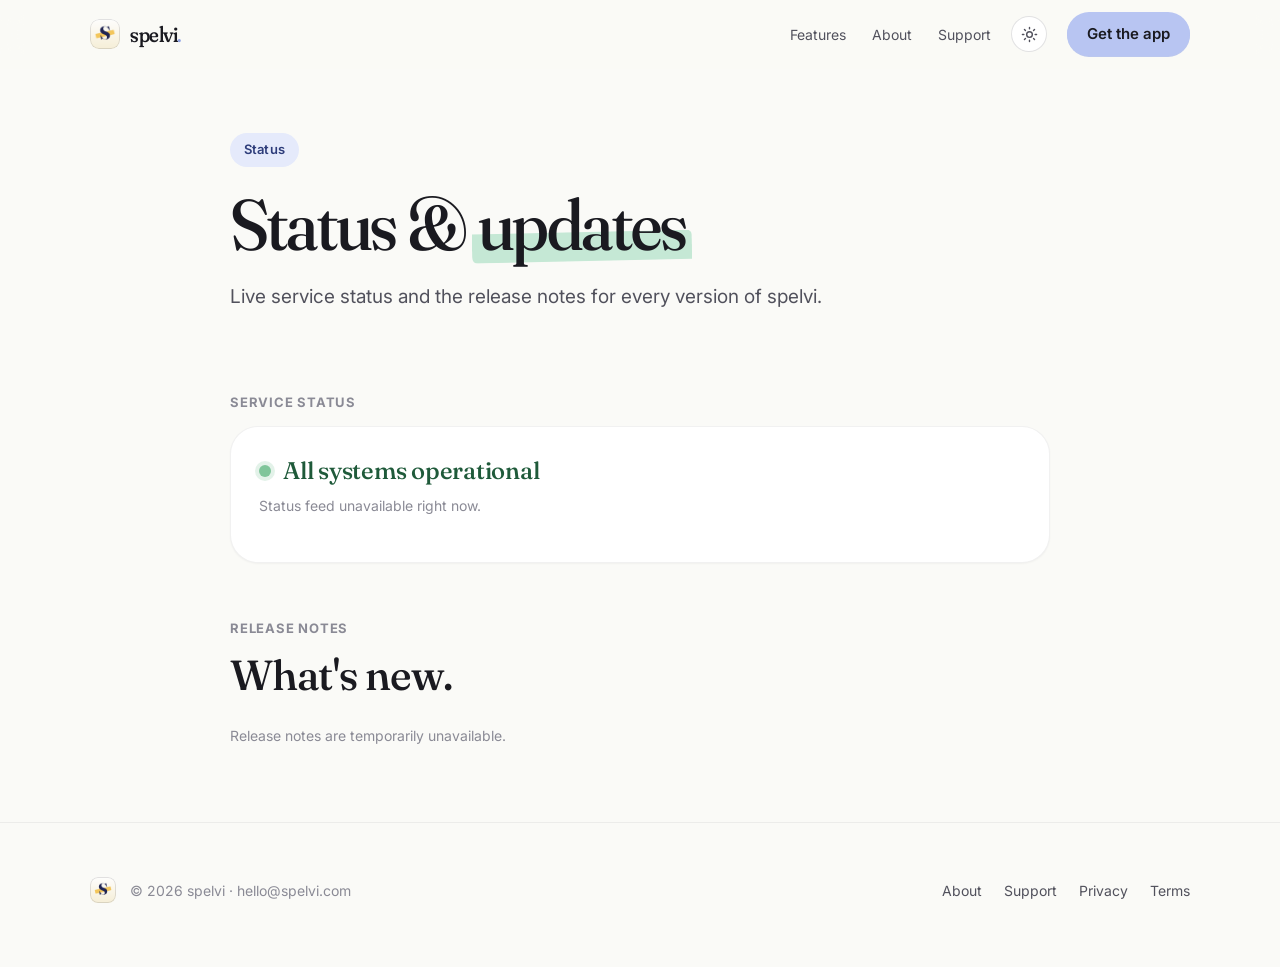
<file: changelog.html>
<!DOCTYPE html>
<html lang="en" data-theme="light">
<head>
<meta charset="UTF-8">
<meta name="viewport" content="width=device-width, initial-scale=1.0">
<title>Status &amp; updates — spelvi</title>
<meta name="description" content="Spelvi service status and release notes — what's operational and what's new in each version.">
<meta name="theme-color" content="#B8C5F2">
<link rel="canonical" href="https://spelvi.com/changelog.html">
<link rel="icon" type="image/svg+xml" href="/favicon.svg">
<meta property="og:title" content="Status &amp; updates — spelvi">
<meta property="og:description" content="Spelvi service status and release notes.">
<meta property="og:url" content="https://spelvi.com/changelog.html">
<meta property="og:type" content="website">
<meta property="og:image" content="https://spelvi.com/icon-1024.png">
<link rel="stylesheet" href="colors_and_type.css">
<link rel="stylesheet" href="site.css">
<style>
  .status-card {
    background: var(--surface); border: 1px solid var(--border);
    border-radius: var(--radius-xl); box-shadow: var(--shadow-1);
    padding: 26px 28px; margin-top: 8px;
  }
  .status-head {
    display: flex; align-items: center; gap: 12px;
    font-family: var(--font-display); font-weight: 500; font-size: 24px;
    letter-spacing: -0.01em; margin: 0 0 6px;
  }
  .status-sub { color: var(--fg-3); font-size: 14px; margin: 0 0 20px; }
  .dot { width: 12px; height: 12px; border-radius: 50%; flex: none; background: var(--fg-3); }
  /* Status colour, keyed by status name: green = ok, amber = degraded, red = down */
  .dot.operational { background: var(--mint-strong);   box-shadow: 0 0 0 4px color-mix(in srgb, var(--mint-strong) 22%, transparent); }
  .dot.degraded    { background: var(--accent-strong); box-shadow: 0 0 0 4px color-mix(in srgb, var(--accent-strong) 22%, transparent); }
  .dot.down        { background: var(--danger);        box-shadow: 0 0 0 4px color-mix(in srgb, var(--danger) 22%, transparent); }
  .svc-list { display: flex; flex-direction: column; }
  .svc-row {
    display: flex; align-items: center; justify-content: space-between;
    padding: 13px 0; border-top: 1px solid var(--border);
  }
  .svc-row span:first-child { color: var(--fg-1); font-size: 15px; }
  .svc-pill {
    display: inline-flex; align-items: center; gap: 7px;
    font-size: 13px; font-weight: 600; color: var(--fg-2);
  }
  .svc-pill.operational { color: var(--mint-ink); }
  .svc-pill.degraded    { color: var(--accent-ink); }
  .svc-pill.down        { color: var(--blush-ink); }
  .svc-pill .dot { width: 8px; height: 8px; box-shadow: none; }
  /* Overall heading tinted to match status */
  .status-head.operational { color: var(--mint-ink); }
  .status-head.degraded    { color: var(--accent-ink); }
  .status-head.down        { color: var(--blush-ink); }

  .releases { margin-top: 10px; }
  .release {
    border-left: 2px solid var(--border-strong); padding: 2px 0 26px 24px;
    position: relative;
  }
  .release::before {
    content: ""; position: absolute; left: -7px; top: 4px;
    width: 12px; height: 12px; border-radius: 50%;
    background: var(--primary); box-shadow: 0 0 0 4px var(--bg);
  }
  .release:last-child { padding-bottom: 0; }
  .rel-head { display: flex; align-items: baseline; gap: 12px; flex-wrap: wrap; }
  .rel-ver {
    font-family: var(--font-display); font-weight: 500; font-size: 22px;
    letter-spacing: -0.01em;
  }
  .rel-date { font-family: var(--font-mono); font-size: 13px; color: var(--fg-3); }
  .rel-notes { margin: 12px 0 0; padding-left: 20px; }
  .rel-notes li { color: var(--fg-2); font-size: 15.5px; line-height: 1.6; margin-bottom: 6px; }
</style>
</head>
<body>

<nav id="nav">
  <div class="wrap nav-in">
    <a class="brand" href="index.html"><span class="mono-s"><i>s</i></span><span class="wordmark-h">spelvi<b>.</b></span></a>
    <span class="nav-spacer"></span>
    <div class="nav-links">
      <a href="index.html#features">Features</a>
      <a href="about.html">About</a>
      <a href="support.html">Support</a>
    </div>
    <button class="theme-btn" id="themeBtn" aria-label="Toggle theme"><svg id="themeIco" width="17" height="17" viewBox="0 0 24 24" fill="none" stroke="currentColor" stroke-width="2" stroke-linecap="round" stroke-linejoin="round"></svg></button>
    <a href="index.html#get" class="btn" data-goatcounter-click="nav-get-app" data-goatcounter-title="Get the app">Get the app</a>
  </div>
</nav>

<header class="page-hero">
  <div class="narrow">
    <span class="eyebrow reveal in">Status</span>
    <h1 class="page-title reveal in">Status &amp; <span class="mark mint"><span>updates</span></span></h1>
    <p class="page-lead reveal in d1">Live service status and the release notes for every version of spelvi.</p>
    <div class="meta-row reveal in d1" id="updatedRow"></div>
  </div>
</header>

<section class="section" style="padding-top:20px;">
  <div class="narrow">
    <div class="sec-label reveal">Service status</div>
    <div class="status-card reveal" id="statusCard">
      <div class="status-head operational" id="statusHead"><span class="dot operational" id="overallDot"></span> <span id="overallText">All systems operational</span></div>
      <p class="status-sub" id="statusSub">Checking…</p>
      <div class="svc-list" id="svcList"></div>
    </div>
  </div>
</section>

<section class="section" style="padding-top:0;">
  <div class="narrow">
    <div class="sec-label reveal">Release notes</div>
    <h2 class="sec-title reveal" style="margin-bottom:28px;">What's new.</h2>
    <div class="releases reveal" id="releases">
      <p class="status-sub">Loading release notes…</p>
    </div>
  </div>
</section>

<footer>
  <div class="wrap foot">
    <div class="foot-l"><span class="mono-s" style="width:26px;height:26px;border-radius:8px;"><i style="font-size:17px;">s</i></span>© 2026 spelvi · hello@spelvi.com</div>
    <div class="foot-links">
      <a href="about.html">About</a>
      <a href="support.html">Support</a>
      <a href="privacy.html">Privacy</a>
      <a href="terms.html">Terms</a>
    </div>
  </div>
</footer>

<script src="site.js"></script>
<script>
  // Status page — pulls the same-origin status.json (no token, no CORS) and
  // renders the service grid + changelog. Falls back to a sane static state.
  (function () {
    var LABELS = { operational: 'Operational', degraded: 'Degraded', down: 'Down' };
    var esc = function (s) {
      return String(s == null ? '' : s).replace(/[&<>"]/g, function (c) {
        return { '&': '&amp;', '<': '&lt;', '>': '&gt;', '"': '&quot;' }[c];
      });
    };
    function fmtDate(iso) {
      var d = new Date(iso + 'T00:00:00');
      if (isNaN(d)) return iso || '';
      return d.toLocaleDateString('en-GB', { day: 'numeric', month: 'short', year: 'numeric' });
    }
    function render(data) {
      var overall = (data.overall || 'operational');
      var dot = document.getElementById('overallDot');
      var txt = document.getElementById('overallText');
      dot.className = 'dot ' + overall;
      document.getElementById('statusHead').className = 'status-head ' + overall;
      txt.textContent = overall === 'operational' ? 'All systems operational'
        : overall === 'degraded' ? 'Partial service disruption'
        : 'Service disruption';
      var sub = document.getElementById('statusSub');
      sub.textContent = data.latest ? ('Latest version ' + data.latest) : '';
      if (data.updated) {
        document.getElementById('updatedRow').innerHTML =
          '<b>Last updated:</b> ' + esc(fmtDate(data.updated));
      }
      var list = document.getElementById('svcList');
      list.innerHTML = (data.services || []).map(function (s) {
        var st = s.status || 'operational';
        return '<div class="svc-row"><span>' + esc(s.name) + '</span>' +
          '<span class="svc-pill ' + st + '"><span class="dot ' + st + '"></span>' +
          esc(LABELS[st] || st) + '</span></div>';
      }).join('');
      var rel = document.getElementById('releases');
      var items = data.changelog || [];
      rel.innerHTML = items.length ? items.map(function (r) {
        var notes = (r.notes || []).map(function (n) { return '<li>' + esc(n) + '</li>'; }).join('');
        return '<div class="release"><div class="rel-head">' +
          '<span class="rel-ver">' + esc(r.version) + '</span>' +
          '<span class="rel-date">' + esc(fmtDate(r.date)) + '</span></div>' +
          '<ul class="rel-notes">' + notes + '</ul></div>';
      }).join('') : '<p class="status-sub">spelvi hasn\'t launched yet — release notes start with the first public version.</p>';
    }
    // Live status feed, rewritten every few minutes by the VPS cron
    // (cdn.spelvi.com/status.json — public, CORS, no-cache).
    fetch('https://cdn.spelvi.com/status.json', { cache: 'no-cache' })
      .then(function (r) { if (!r.ok) throw new Error('status ' + r.status); return r.json(); })
      .then(render)
      .catch(function () {
        document.getElementById('statusSub').textContent =
          'Status feed unavailable right now.';
        document.getElementById('releases').innerHTML =
          '<p class="status-sub">Release notes are temporarily unavailable.</p>';
      });
  })();
</script>
<!-- Privacy-friendly analytics: GoatCounter (no cookies, no personal data) -->
<script data-goatcounter="https://spelvi.goatcounter.com/count"
        async src="//gc.zgo.at/count.js"></script>
</body>
</html>
</file>
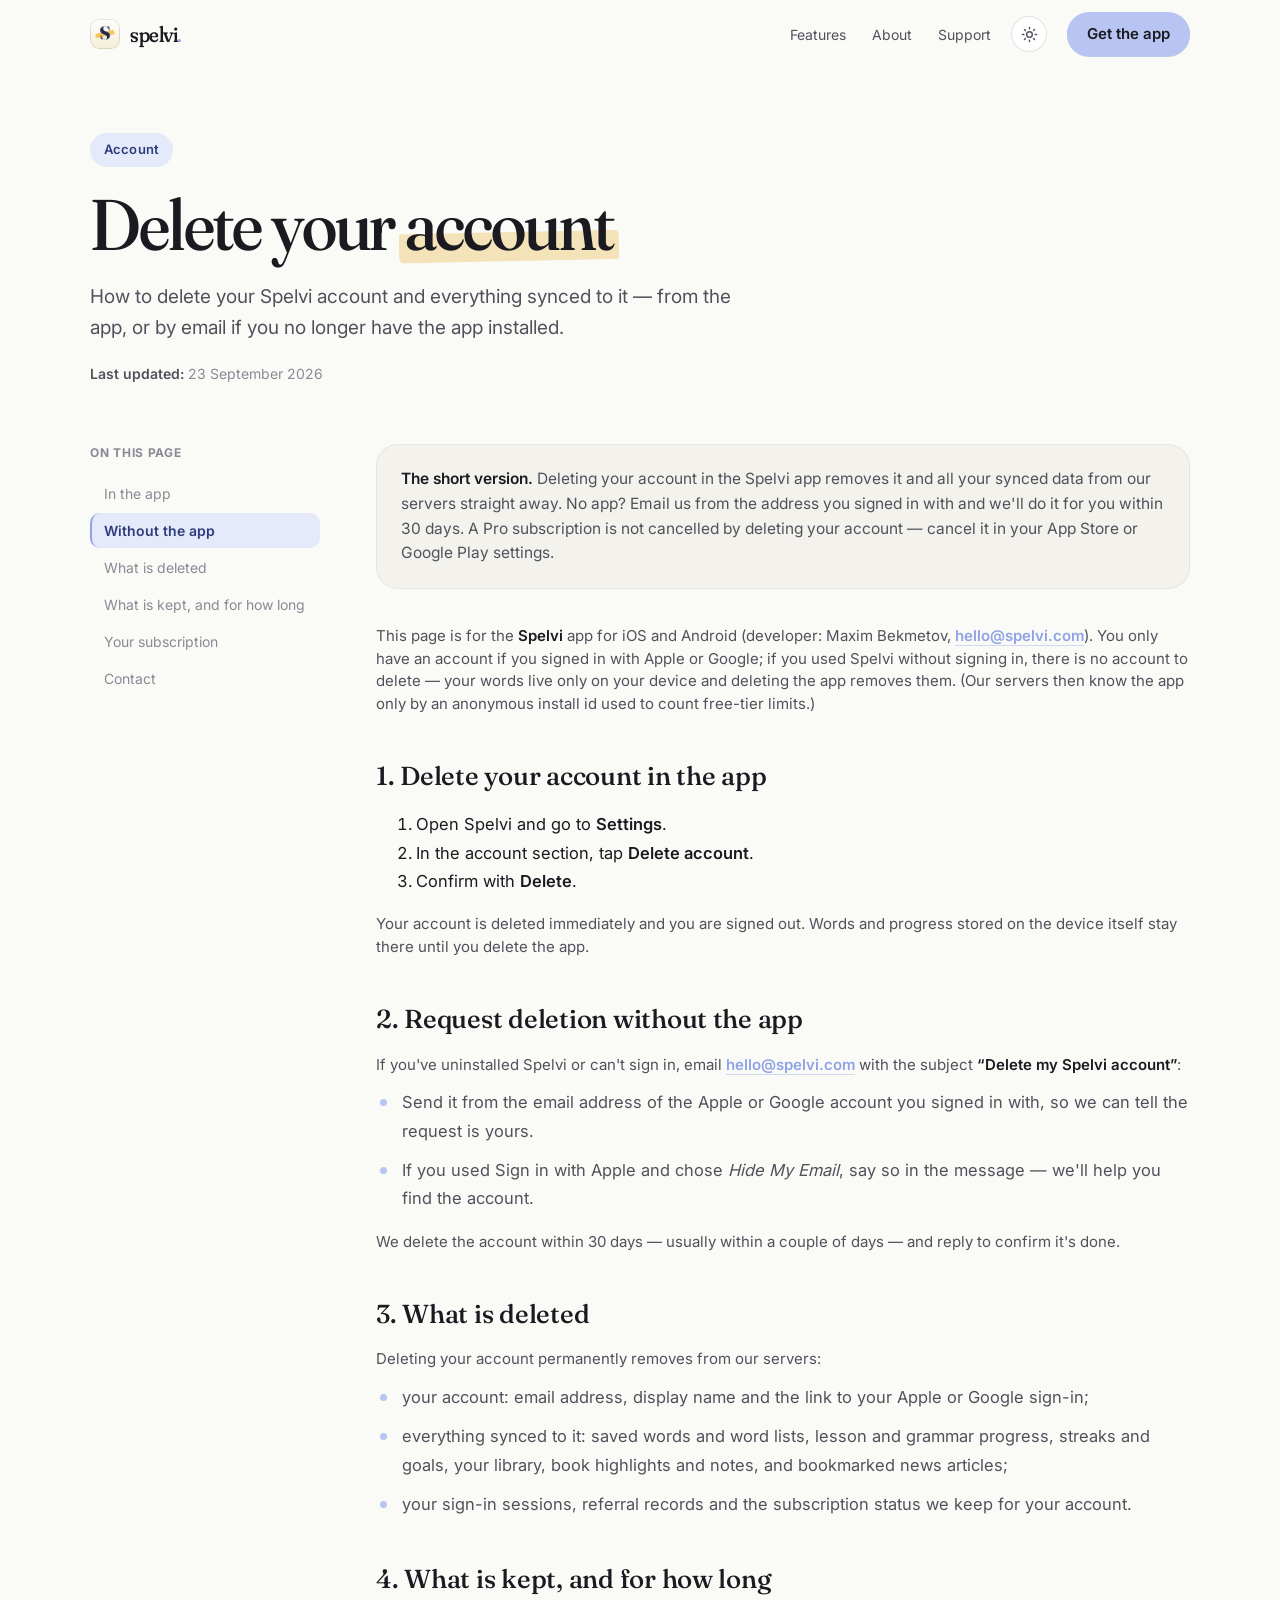
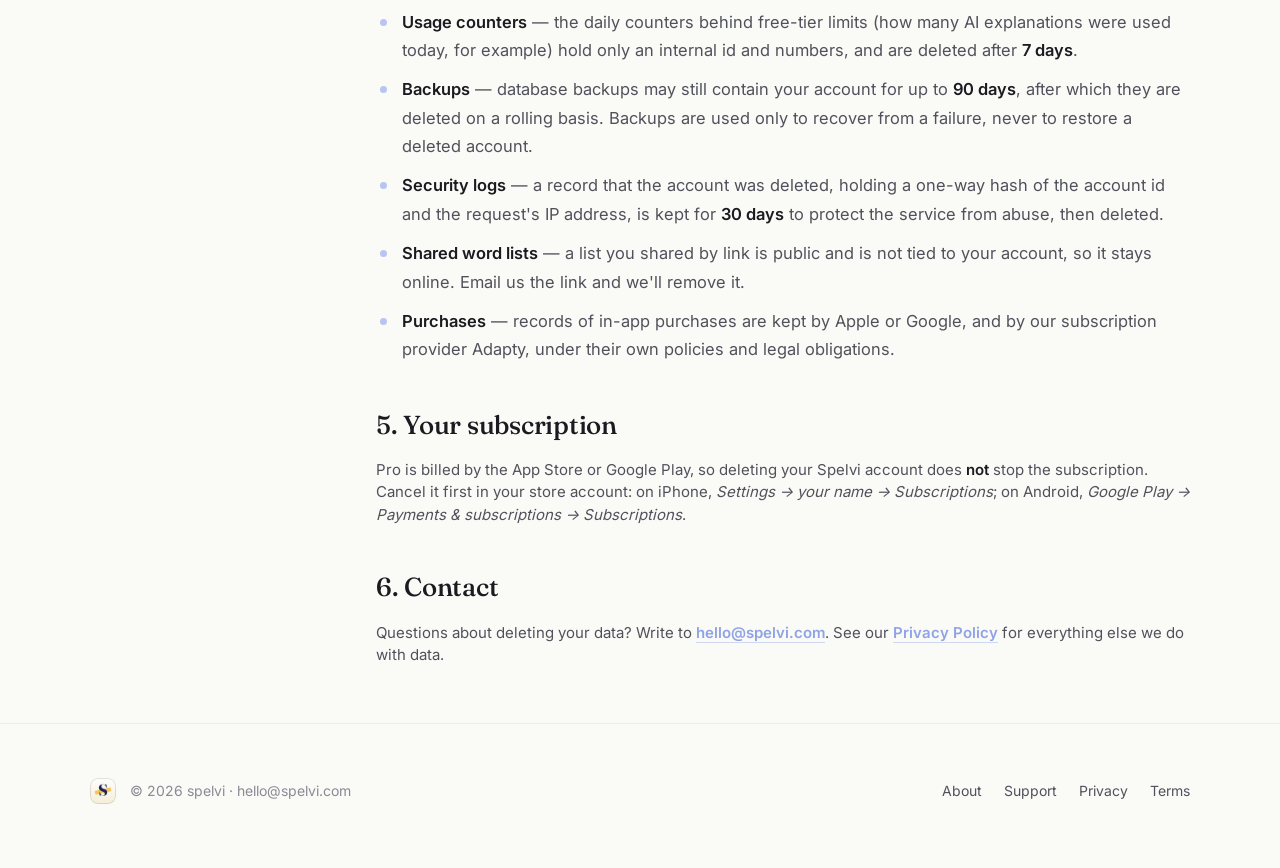
<file: delete-account.html>
<!DOCTYPE html>
<html lang="en" data-theme="light">
<head>
<meta charset="UTF-8">
<meta name="viewport" content="width=device-width, initial-scale=1.0">
<title>Delete your account — spelvi</title>
<meta name="description" content="How to delete your Spelvi account and synced data — in the app or by email, without reinstalling — and what is deleted or kept.">
<meta name="theme-color" content="#B8C5F2">
<link rel="canonical" href="https://spelvi.com/delete-account.html">
<link rel="icon" type="image/svg+xml" href="/favicon.svg">
<meta property="og:title" content="Delete your account — spelvi">
<meta property="og:description" content="How to delete your Spelvi account and what happens to your data.">
<meta property="og:url" content="https://spelvi.com/delete-account.html">
<meta property="og:type" content="website">
<meta property="og:image" content="https://spelvi.com/icon-1024.png">
<link rel="stylesheet" href="colors_and_type.css">
<link rel="stylesheet" href="site.css">
</head>
<body>

<nav id="nav">
  <div class="wrap nav-in">
    <a class="brand" href="index.html"><span class="mono-s"><i>s</i></span><span class="wordmark-h">spelvi<b>.</b></span></a>
    <span class="nav-spacer"></span>
    <div class="nav-links">
      <a href="index.html#features">Features</a>
      <a href="about.html">About</a>
      <a href="support.html">Support</a>
    </div>
    <button class="theme-btn" id="themeBtn" aria-label="Toggle theme"><svg id="themeIco" width="17" height="17" viewBox="0 0 24 24" fill="none" stroke="currentColor" stroke-width="2" stroke-linecap="round" stroke-linejoin="round"></svg></button>
    <a href="index.html#get" class="btn" data-goatcounter-click="nav-get-app" data-goatcounter-title="Get the app">Get the app</a>
  </div>
</nav>

<header class="page-hero">
  <div class="wrap">
    <span class="eyebrow reveal in">Account</span>
    <h1 class="page-title reveal in">Delete your <span class="mark"><span>account</span></span></h1>
    <p class="page-lead reveal in d1">How to delete your Spelvi account and everything synced to it — from the app, or by email if you no longer have the app installed.</p>
    <div class="meta-row reveal in d1"><b>Last updated:</b> 23 September 2026</div>
  </div>
</header>

<section class="section" style="padding-top:20px;">
  <div class="wrap legal-grid">
    <aside class="toc">
      <div class="lbl">On this page</div>
      <ol>
        <li><a href="#app">In the app</a></li>
        <li><a href="#email">Without the app</a></li>
        <li><a href="#deleted">What is deleted</a></li>
        <li><a href="#kept">What is kept, and for how long</a></li>
        <li><a href="#subscription">Your subscription</a></li>
        <li><a href="#contact">Contact</a></li>
      </ol>
    </aside>

    <div class="prose reveal">
      <div class="callout" style="margin-bottom:36px;"><strong>The short version.</strong> Deleting your account in the Spelvi app removes it and all your synced data from our servers straight away. No app? Email us from the address you signed in with and we'll do it for you within 30 days. A Pro subscription is not cancelled by deleting your account — cancel it in your App Store or Google Play settings.</div>

      <p>This page is for the <strong>Spelvi</strong> app for iOS and Android (developer: Maxim Bekmetov, <a class="link" href="mailto:hello@spelvi.com">hello@spelvi.com</a>). You only have an account if you signed in with Apple or Google; if you used Spelvi without signing in, there is no account to delete — your words live only on your device and deleting the app removes them. (Our servers then know the app only by an anonymous install id used to count free-tier limits.)</p>

      <h2 id="app">1. Delete your account in the app</h2>
      <ol>
        <li>Open Spelvi and go to <strong>Settings</strong>.</li>
        <li>In the account section, tap <strong>Delete account</strong>.</li>
        <li>Confirm with <strong>Delete</strong>.</li>
      </ol>
      <p>Your account is deleted immediately and you are signed out. Words and progress stored on the device itself stay there until you delete the app.</p>

      <h2 id="email">2. Request deletion without the app</h2>
      <p>If you've uninstalled Spelvi or can't sign in, email <a class="link" href="mailto:hello@spelvi.com?subject=Delete%20my%20Spelvi%20account">hello@spelvi.com</a> with the subject <strong>“Delete my Spelvi account”</strong>:</p>
      <ul>
        <li>Send it from the email address of the Apple or Google account you signed in with, so we can tell the request is yours.</li>
        <li>If you used Sign in with Apple and chose <em>Hide My Email</em>, say so in the message — we'll help you find the account.</li>
      </ul>
      <p>We delete the account within 30 days — usually within a couple of days — and reply to confirm it's done.</p>

      <h2 id="deleted">3. What is deleted</h2>
      <p>Deleting your account permanently removes from our servers:</p>
      <ul>
        <li>your account: email address, display name and the link to your Apple or Google sign-in;</li>
        <li>everything synced to it: saved words and word lists, lesson and grammar progress, streaks and goals, your library, book highlights and notes, and bookmarked news articles;</li>
        <li>your sign-in sessions, referral records and the subscription status we keep for your account.</li>
      </ul>

      <h2 id="kept">4. What is kept, and for how long</h2>
      <ul>
        <li><strong>Usage counters</strong> — the daily counters behind free-tier limits (how many AI explanations were used today, for example) hold only an internal id and numbers, and are deleted after <strong>7 days</strong>.</li>
        <li><strong>Backups</strong> — database backups may still contain your account for up to <strong>90 days</strong>, after which they are deleted on a rolling basis. Backups are used only to recover from a failure, never to restore a deleted account.</li>
        <li><strong>Security logs</strong> — a record that the account was deleted, holding a one-way hash of the account id and the request's IP address, is kept for <strong>30 days</strong> to protect the service from abuse, then deleted.</li>
        <li><strong>Shared word lists</strong> — a list you shared by link is public and is not tied to your account, so it stays online. Email us the link and we'll remove it.</li>
        <li><strong>Purchases</strong> — records of in-app purchases are kept by Apple or Google, and by our subscription provider Adapty, under their own policies and legal obligations.</li>
      </ul>

      <h2 id="subscription">5. Your subscription</h2>
      <p>Pro is billed by the App Store or Google Play, so deleting your Spelvi account does <strong>not</strong> stop the subscription. Cancel it first in your store account: on iPhone, <em>Settings → your name → Subscriptions</em>; on Android, <em>Google Play → Payments &amp; subscriptions → Subscriptions</em>.</p>

      <h2 id="contact">6. Contact</h2>
      <p>Questions about deleting your data? Write to <a class="link" href="mailto:hello@spelvi.com">hello@spelvi.com</a>. See our <a class="link" href="privacy.html">Privacy Policy</a> for everything else we do with data.</p>
    </div>
  </div>
</section>

<footer>
  <div class="wrap foot">
    <div class="foot-l"><span class="mono-s" style="width:26px;height:26px;border-radius:8px;"><i style="font-size:17px;">s</i></span>© 2026 spelvi · hello@spelvi.com</div>
    <div class="foot-links">
      <a href="about.html">About</a>
      <a href="support.html">Support</a>
      <a href="privacy.html">Privacy</a>
      <a href="terms.html">Terms</a>
    </div>
  </div>
</footer>

<script src="site.js"></script>
<!-- Privacy-friendly analytics: GoatCounter (no cookies, no personal data) -->
<script data-goatcounter="https://spelvi.goatcounter.com/count"
        async src="//gc.zgo.at/count.js"></script>
</body>
</html>
</file>
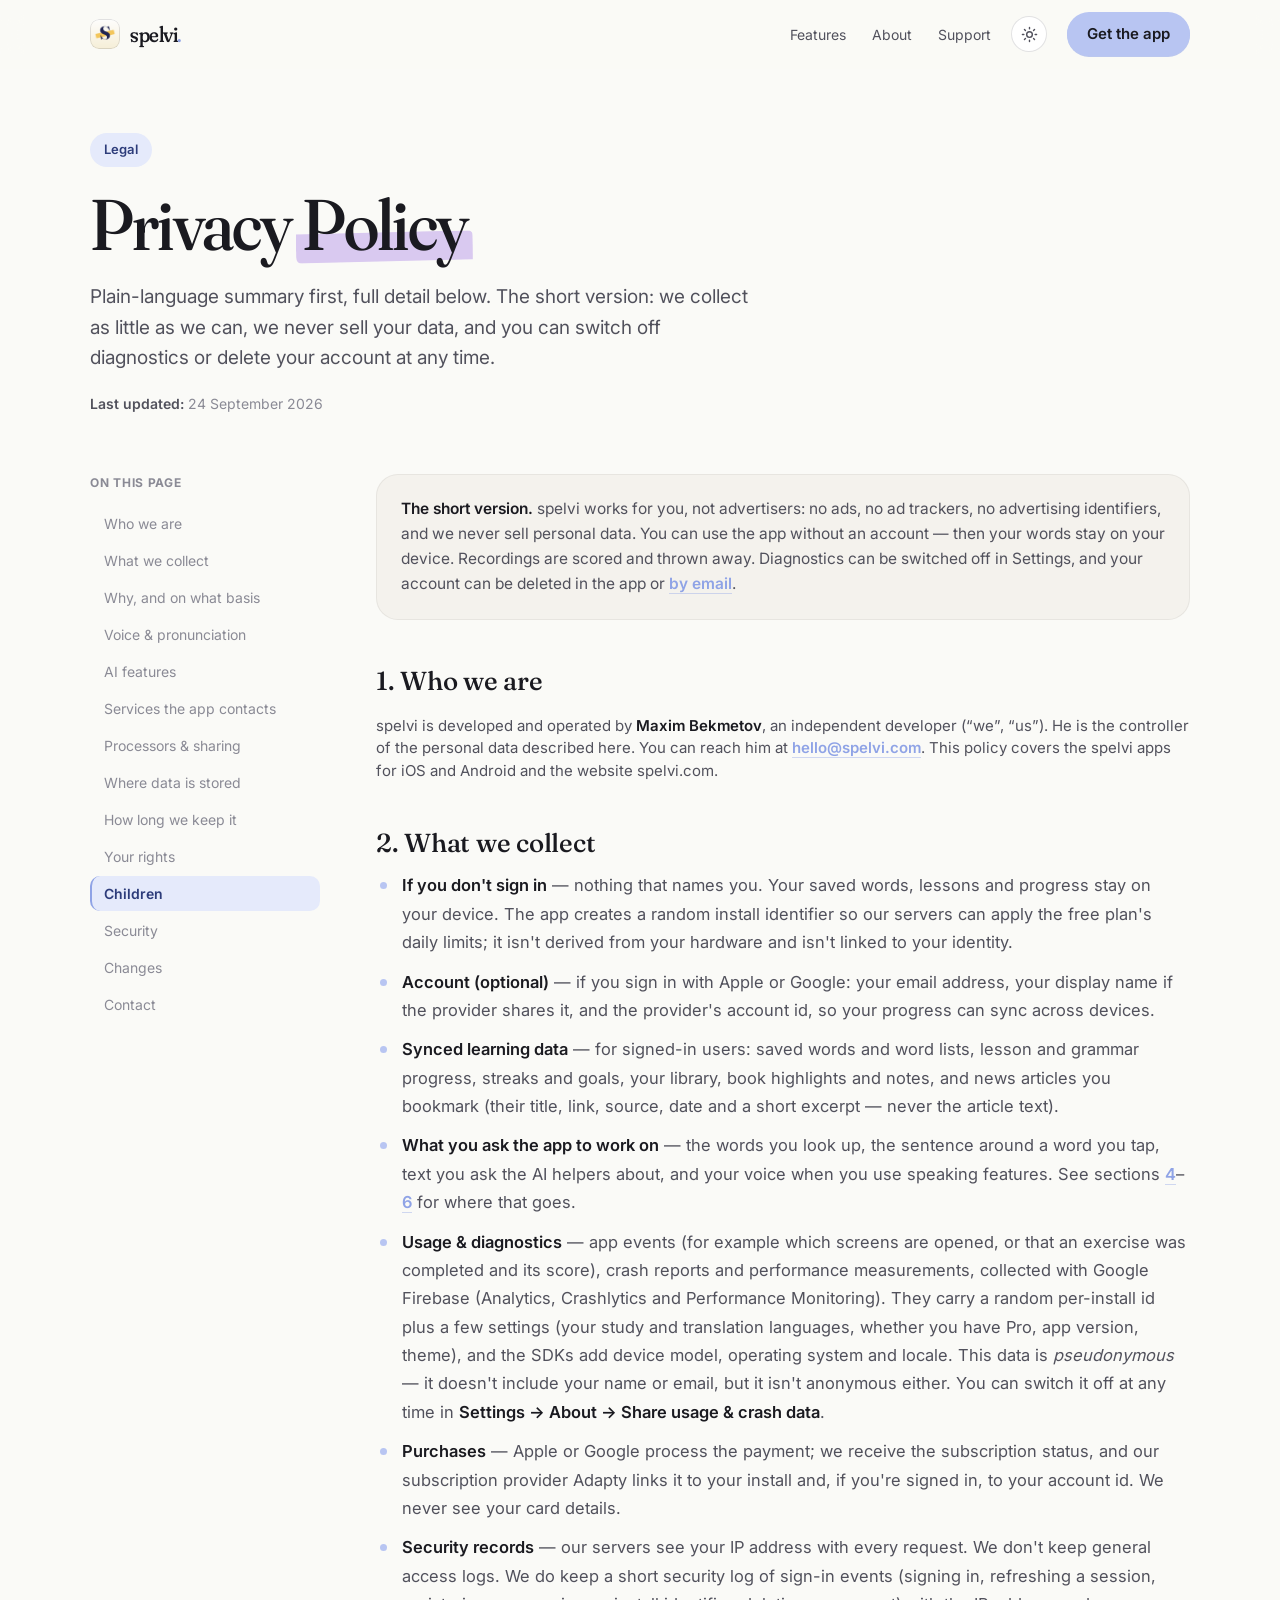
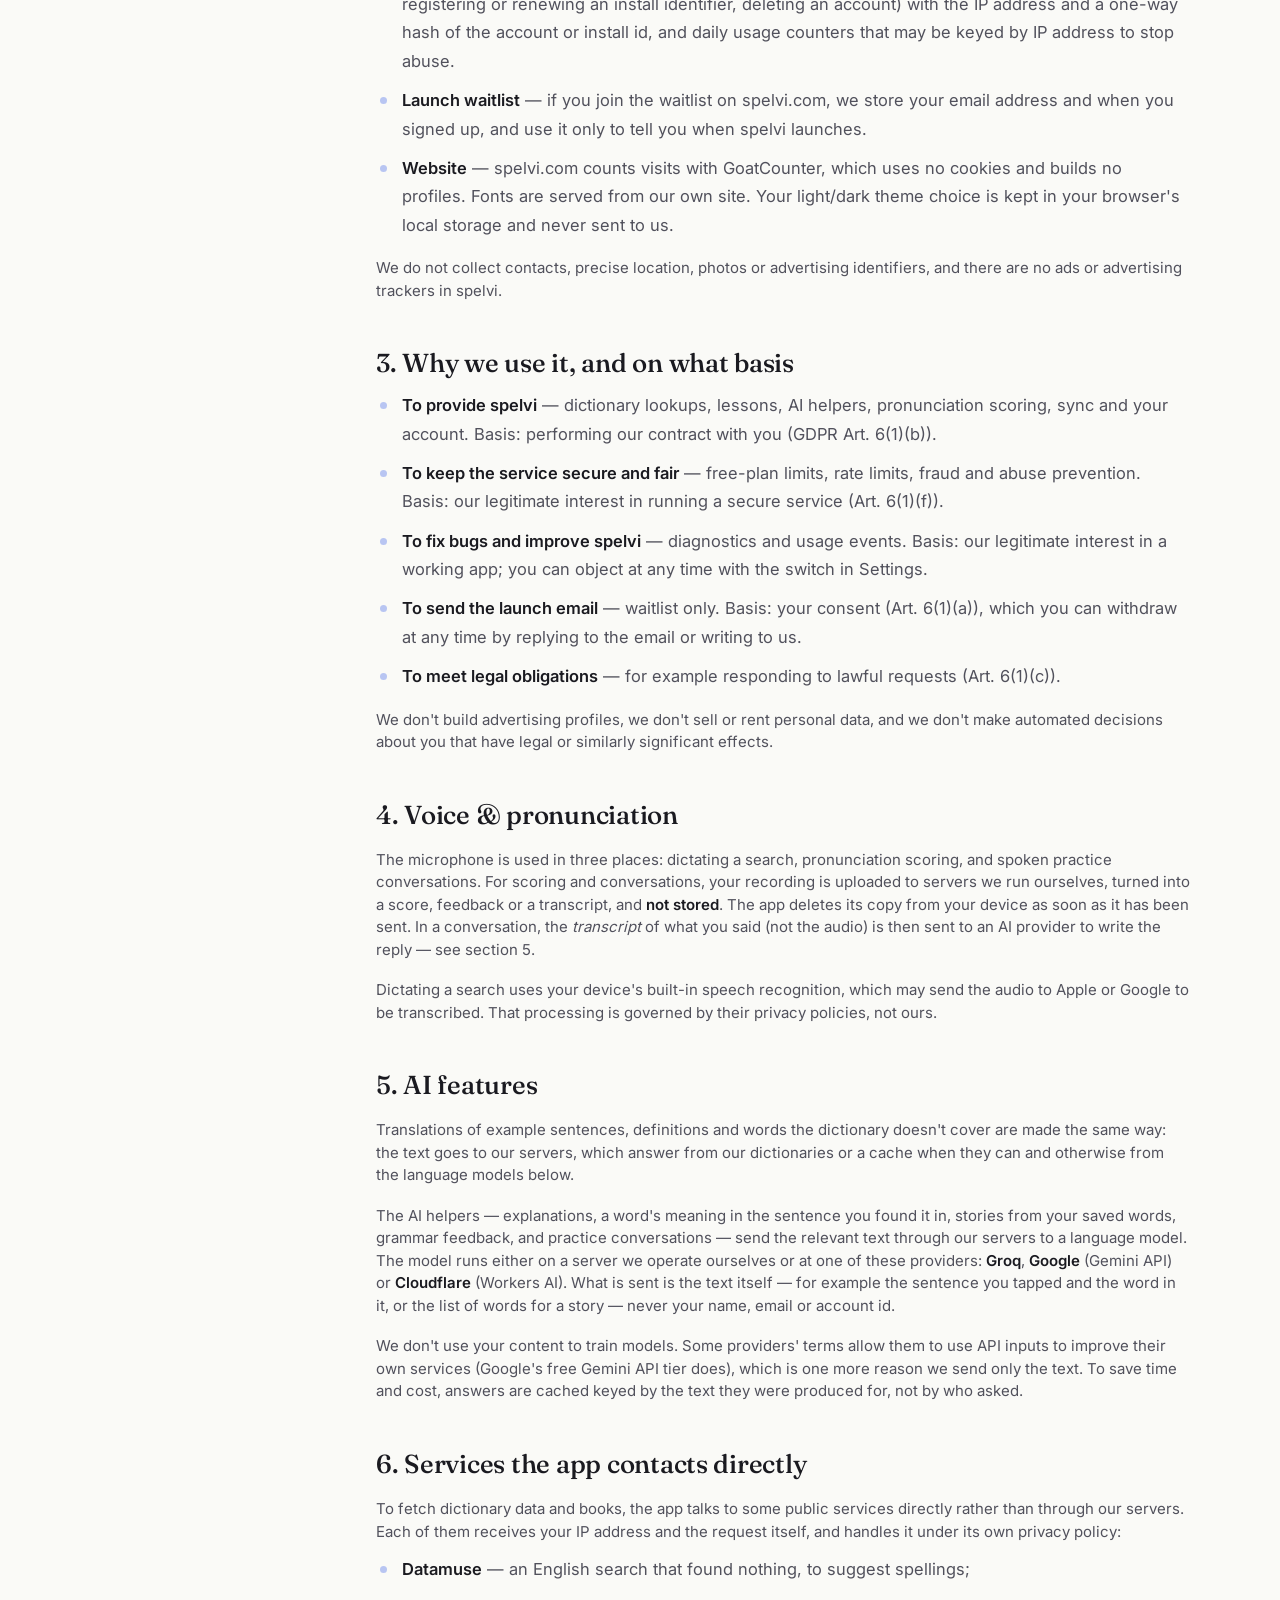
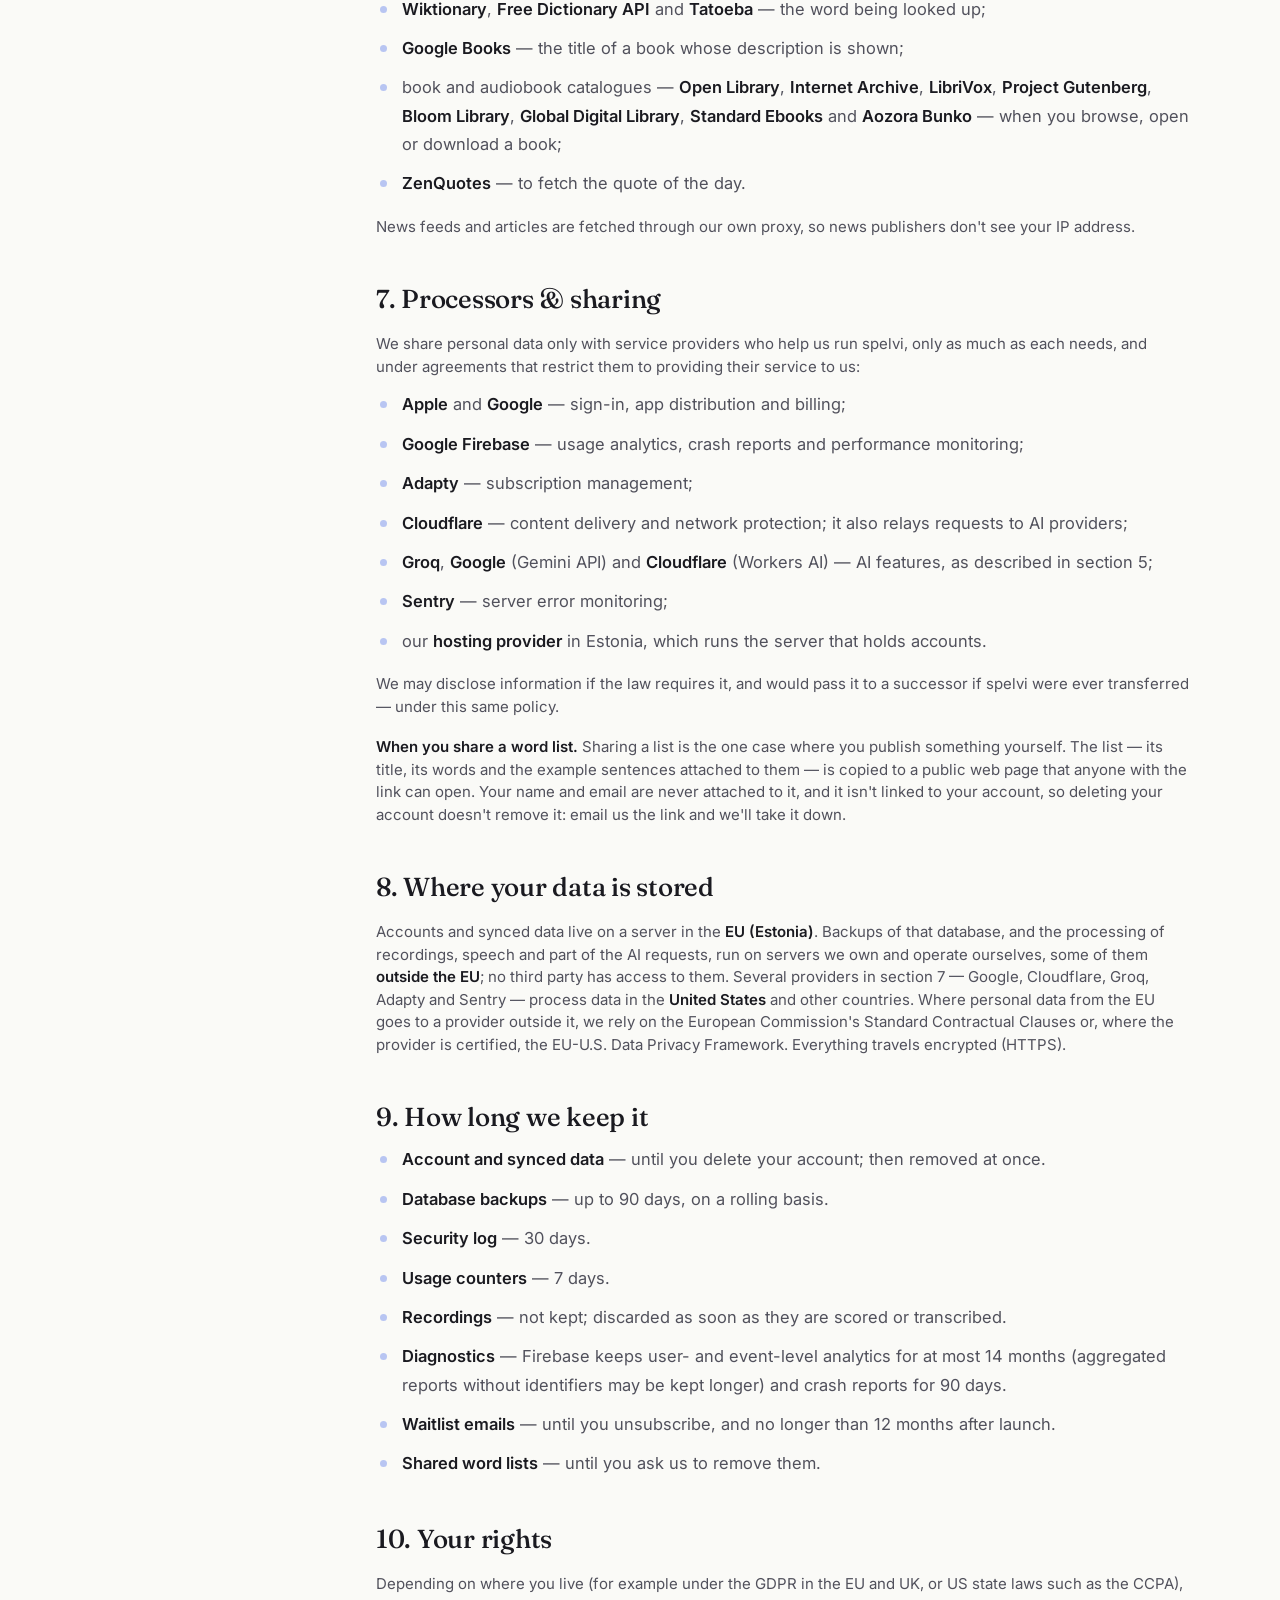
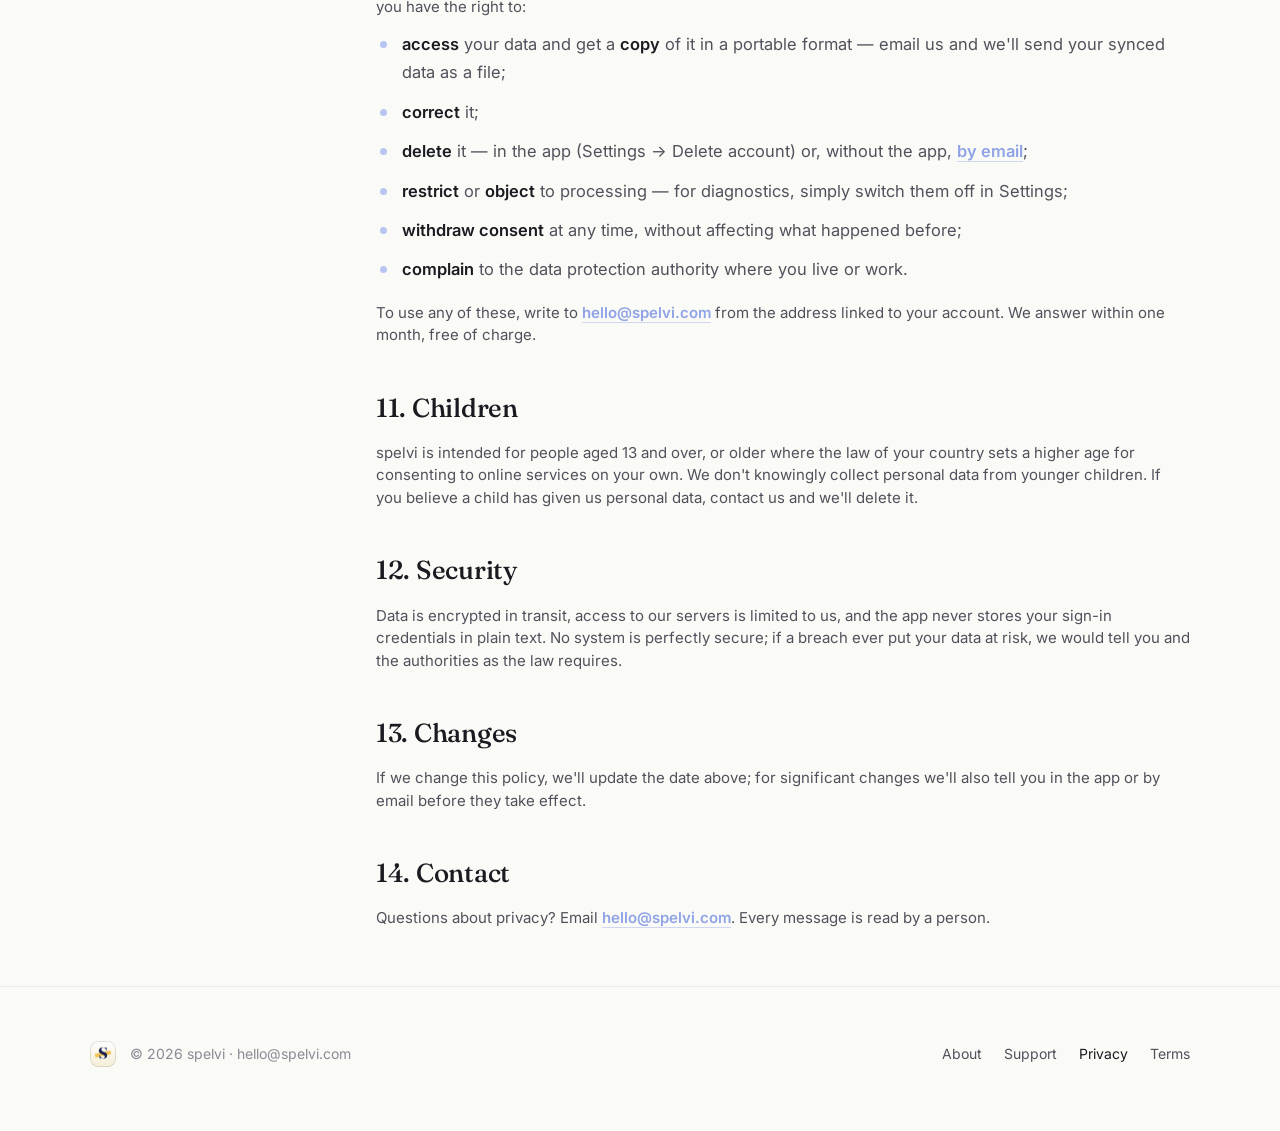
<file: privacy.html>
<!DOCTYPE html>
<html lang="en" data-theme="light">
<head>
<meta charset="UTF-8">
<meta name="viewport" content="width=device-width, initial-scale=1.0">
<title>Privacy Policy — spelvi</title>
<meta name="description" content="How Spelvi handles your data: who is responsible, what we collect and why, AI and voice features, the services involved, where data is stored, how long it is kept, and your rights.">
<meta name="theme-color" content="#B8C5F2">
<link rel="canonical" href="https://spelvi.com/privacy.html">
<link rel="icon" type="image/svg+xml" href="/favicon.svg">
<meta property="og:title" content="Privacy Policy — spelvi">
<meta property="og:description" content="How Spelvi handles your data.">
<meta property="og:url" content="https://spelvi.com/privacy.html">
<meta property="og:type" content="website">
<meta property="og:image" content="https://spelvi.com/icon-1024.png">
<link rel="stylesheet" href="colors_and_type.css">
<link rel="stylesheet" href="site.css">
</head>
<body>

<nav id="nav">
  <div class="wrap nav-in">
    <a class="brand" href="index.html"><span class="mono-s"><i>s</i></span><span class="wordmark-h">spelvi<b>.</b></span></a>
    <span class="nav-spacer"></span>
    <div class="nav-links">
      <a href="index.html#features">Features</a>
      <a href="about.html">About</a>
      <a href="support.html">Support</a>
    </div>
    <button class="theme-btn" id="themeBtn" aria-label="Toggle theme"><svg id="themeIco" width="17" height="17" viewBox="0 0 24 24" fill="none" stroke="currentColor" stroke-width="2" stroke-linecap="round" stroke-linejoin="round"></svg></button>
    <a href="index.html#get" class="btn" data-goatcounter-click="nav-get-app" data-goatcounter-title="Get the app">Get the app</a>
  </div>
</nav>

<header class="page-hero">
  <div class="wrap">
    <span class="eyebrow reveal in">Legal</span>
    <h1 class="page-title reveal in">Privacy <span class="mark lav"><span>Policy</span></span></h1>
    <p class="page-lead reveal in d1">Plain-language summary first, full detail below. The short version: we collect as little as we can, we never sell your data, and you can switch off diagnostics or delete your account at any time.</p>
    <div class="meta-row reveal in d1"><b>Last updated:</b> 24 September 2026</div>
  </div>
</header>

<section class="section" style="padding-top:20px;">
  <div class="wrap legal-grid">
    <aside class="toc">
      <div class="lbl">On this page</div>
      <ol>
        <li><a href="#who">Who we are</a></li>
        <li><a href="#collect">What we collect</a></li>
        <li><a href="#use">Why, and on what basis</a></li>
        <li><a href="#audio">Voice &amp; pronunciation</a></li>
        <li><a href="#ai">AI features</a></li>
        <li><a href="#direct">Services the app contacts</a></li>
        <li><a href="#share">Processors &amp; sharing</a></li>
        <li><a href="#storage">Where data is stored</a></li>
        <li><a href="#retention">How long we keep it</a></li>
        <li><a href="#rights">Your rights</a></li>
        <li><a href="#children">Children</a></li>
        <li><a href="#security">Security</a></li>
        <li><a href="#changes">Changes</a></li>
        <li><a href="#contact">Contact</a></li>
      </ol>
    </aside>

    <div class="prose reveal">
      <div class="callout" style="margin-bottom:36px;"><strong>The short version.</strong> spelvi works for you, not advertisers: no ads, no ad trackers, no advertising identifiers, and we never sell personal data. You can use the app without an account — then your words stay on your device. Recordings are scored and thrown away. Diagnostics can be switched off in Settings, and your account can be deleted in the app or <a class="link" href="delete-account.html">by email</a>.</div>

      <h2 id="who">1. Who we are</h2>
      <p>spelvi is developed and operated by <strong>Maxim Bekmetov</strong>, an independent developer (“we”, “us”). He is the controller of the personal data described here. You can reach him at <a class="link" href="mailto:hello@spelvi.com">hello@spelvi.com</a>. This policy covers the spelvi apps for iOS and Android and the website spelvi.com.</p>

      <h2 id="collect">2. What we collect</h2>
      <ul>
        <li><strong>If you don't sign in</strong> — nothing that names you. Your saved words, lessons and progress stay on your device. The app creates a random install identifier so our servers can apply the free plan's daily limits; it isn't derived from your hardware and isn't linked to your identity.</li>
        <li><strong>Account (optional)</strong> — if you sign in with Apple or Google: your email address, your display name if the provider shares it, and the provider's account id, so your progress can sync across devices.</li>
        <li><strong>Synced learning data</strong> — for signed-in users: saved words and word lists, lesson and grammar progress, streaks and goals, your library, book highlights and notes, and news articles you bookmark (their title, link, source, date and a short excerpt — never the article text).</li>
        <li><strong>What you ask the app to work on</strong> — the words you look up, the sentence around a word you tap, text you ask the AI helpers about, and your voice when you use speaking features. See sections <a class="link" href="#audio">4</a>–<a class="link" href="#direct">6</a> for where that goes.</li>
        <li><strong>Usage &amp; diagnostics</strong> — app events (for example which screens are opened, or that an exercise was completed and its score), crash reports and performance measurements, collected with Google Firebase (Analytics, Crashlytics and Performance Monitoring). They carry a random per-install id plus a few settings (your study and translation languages, whether you have Pro, app version, theme), and the SDKs add device model, operating system and locale. This data is <em>pseudonymous</em> — it doesn't include your name or email, but it isn't anonymous either. You can switch it off at any time in <strong>Settings → About → Share usage &amp; crash data</strong>.</li>
        <li><strong>Purchases</strong> — Apple or Google process the payment; we receive the subscription status, and our subscription provider Adapty links it to your install and, if you're signed in, to your account id. We never see your card details.</li>
        <li><strong>Security records</strong> — our servers see your IP address with every request. We don't keep general access logs. We do keep a short security log of sign-in events (signing in, refreshing a session, registering or renewing an install identifier, deleting an account) with the IP address and a one-way hash of the account or install id, and daily usage counters that may be keyed by IP address to stop abuse.</li>
        <li id="waitlist"><strong>Launch waitlist</strong> — if you join the waitlist on spelvi.com, we store your email address and when you signed up, and use it only to tell you when spelvi launches.</li>
        <li><strong>Website</strong> — spelvi.com counts visits with GoatCounter, which uses no cookies and builds no profiles. Fonts are served from our own site. Your light/dark theme choice is kept in your browser's local storage and never sent to us.</li>
      </ul>
      <p>We do not collect contacts, precise location, photos or advertising identifiers, and there are no ads or advertising trackers in spelvi.</p>

      <h2 id="use">3. Why we use it, and on what basis</h2>
      <ul>
        <li><strong>To provide spelvi</strong> — dictionary lookups, lessons, AI helpers, pronunciation scoring, sync and your account. Basis: performing our contract with you (GDPR Art. 6(1)(b)).</li>
        <li><strong>To keep the service secure and fair</strong> — free-plan limits, rate limits, fraud and abuse prevention. Basis: our legitimate interest in running a secure service (Art. 6(1)(f)).</li>
        <li><strong>To fix bugs and improve spelvi</strong> — diagnostics and usage events. Basis: our legitimate interest in a working app; you can object at any time with the switch in Settings.</li>
        <li><strong>To send the launch email</strong> — waitlist only. Basis: your consent (Art. 6(1)(a)), which you can withdraw at any time by replying to the email or writing to us.</li>
        <li><strong>To meet legal obligations</strong> — for example responding to lawful requests (Art. 6(1)(c)).</li>
      </ul>
      <p>We don't build advertising profiles, we don't sell or rent personal data, and we don't make automated decisions about you that have legal or similarly significant effects.</p>

      <h2 id="audio">4. Voice &amp; pronunciation</h2>
      <p>The microphone is used in three places: dictating a search, pronunciation scoring, and spoken practice conversations. For scoring and conversations, your recording is uploaded to servers we run ourselves, turned into a score, feedback or a transcript, and <strong>not stored</strong>. The app deletes its copy from your device as soon as it has been sent. In a conversation, the <em>transcript</em> of what you said (not the audio) is then sent to an AI provider to write the reply — see section 5.</p>
      <p>Dictating a search uses your device's built-in speech recognition, which may send the audio to Apple or Google to be transcribed. That processing is governed by their privacy policies, not ours.</p>

      <h2 id="ai">5. AI features</h2>
      <p>Translations of example sentences, definitions and words the dictionary doesn't cover are made the same way: the text goes to our servers, which answer from our dictionaries or a cache when they can and otherwise from the language models below.</p>
      <p>The AI helpers — explanations, a word's meaning in the sentence you found it in, stories from your saved words, grammar feedback, and practice conversations — send the relevant text through our servers to a language model. The model runs either on a server we operate ourselves or at one of these providers: <strong>Groq</strong>, <strong>Google</strong> (Gemini API) or <strong>Cloudflare</strong> (Workers AI). What is sent is the text itself — for example the sentence you tapped and the word in it, or the list of words for a story — never your name, email or account id.</p>
      <p>We don't use your content to train models. Some providers' terms allow them to use API inputs to improve their own services (Google's free Gemini API tier does), which is one more reason we send only the text. To save time and cost, answers are cached keyed by the text they were produced for, not by who asked.</p>

      <h2 id="direct">6. Services the app contacts directly</h2>
      <p>To fetch dictionary data and books, the app talks to some public services directly rather than through our servers. Each of them receives your IP address and the request itself, and handles it under its own privacy policy:</p>
      <ul>
        <li><strong>Datamuse</strong> — an English search that found nothing, to suggest spellings;</li>
        <li><strong>Wiktionary</strong>, <strong>Free Dictionary API</strong> and <strong>Tatoeba</strong> — the word being looked up;</li>
        <li><strong>Google Books</strong> — the title of a book whose description is shown;</li>
        <li>book and audiobook catalogues — <strong>Open Library</strong>, <strong>Internet Archive</strong>, <strong>LibriVox</strong>, <strong>Project Gutenberg</strong>, <strong>Bloom Library</strong>, <strong>Global Digital Library</strong>, <strong>Standard Ebooks</strong> and <strong>Aozora Bunko</strong> — when you browse, open or download a book;</li>
        <li><strong>ZenQuotes</strong> — to fetch the quote of the day.</li>
      </ul>
      <p>News feeds and articles are fetched through our own proxy, so news publishers don't see your IP address.</p>

      <h2 id="share">7. Processors &amp; sharing</h2>
      <p>We share personal data only with service providers who help us run spelvi, only as much as each needs, and under agreements that restrict them to providing their service to us:</p>
      <ul>
        <li><strong>Apple</strong> and <strong>Google</strong> — sign-in, app distribution and billing;</li>
        <li><strong>Google Firebase</strong> — usage analytics, crash reports and performance monitoring;</li>
        <li><strong>Adapty</strong> — subscription management;</li>
        <li><strong>Cloudflare</strong> — content delivery and network protection; it also relays requests to AI providers;</li>
        <li><strong>Groq</strong>, <strong>Google</strong> (Gemini API) and <strong>Cloudflare</strong> (Workers AI) — AI features, as described in section 5;</li>
        <li><strong>Sentry</strong> — server error monitoring;</li>
        <li>our <strong>hosting provider</strong> in Estonia, which runs the server that holds accounts.</li>
      </ul>
      <p>We may disclose information if the law requires it, and would pass it to a successor if spelvi were ever transferred — under this same policy.</p>
      <p><strong>When you share a word list.</strong> Sharing a list is the one case where you publish something yourself. The list — its title, its words and the example sentences attached to them — is copied to a public web page that anyone with the link can open. Your name and email are never attached to it, and it isn't linked to your account, so deleting your account doesn't remove it: email us the link and we'll take it down.</p>

      <h2 id="storage">8. Where your data is stored</h2>
      <p>Accounts and synced data live on a server in the <strong>EU (Estonia)</strong>. Backups of that database, and the processing of recordings, speech and part of the AI requests, run on servers we own and operate ourselves, some of them <strong>outside the EU</strong>; no third party has access to them. Several providers in section 7 — Google, Cloudflare, Groq, Adapty and Sentry — process data in the <strong>United States</strong> and other countries. Where personal data from the EU goes to a provider outside it, we rely on the European Commission's Standard Contractual Clauses or, where the provider is certified, the EU-U.S. Data Privacy Framework. Everything travels encrypted (HTTPS).</p>

      <h2 id="retention">9. How long we keep it</h2>
      <ul>
        <li><strong>Account and synced data</strong> — until you delete your account; then removed at once.</li>
        <li><strong>Database backups</strong> — up to 90 days, on a rolling basis.</li>
        <li><strong>Security log</strong> — 30 days.</li>
        <li><strong>Usage counters</strong> — 7 days.</li>
        <li><strong>Recordings</strong> — not kept; discarded as soon as they are scored or transcribed.</li>
        <li><strong>Diagnostics</strong> — Firebase keeps user- and event-level analytics for at most 14 months (aggregated reports without identifiers may be kept longer) and crash reports for 90 days.</li>
        <li><strong>Waitlist emails</strong> — until you unsubscribe, and no longer than 12 months after launch.</li>
        <li><strong>Shared word lists</strong> — until you ask us to remove them.</li>
      </ul>

      <h2 id="rights">10. Your rights</h2>
      <p>Depending on where you live (for example under the GDPR in the EU and UK, or US state laws such as the CCPA), you have the right to:</p>
      <ul>
        <li><strong>access</strong> your data and get a <strong>copy</strong> of it in a portable format — email us and we'll send your synced data as a file;</li>
        <li><strong>correct</strong> it;</li>
        <li><strong>delete</strong> it — in the app (Settings → Delete account) or, without the app, <a class="link" href="delete-account.html">by email</a>;</li>
        <li><strong>restrict</strong> or <strong>object</strong> to processing — for diagnostics, simply switch them off in Settings;</li>
        <li><strong>withdraw consent</strong> at any time, without affecting what happened before;</li>
        <li><strong>complain</strong> to the data protection authority where you live or work.</li>
      </ul>
      <p>To use any of these, write to <a class="link" href="mailto:hello@spelvi.com">hello@spelvi.com</a> from the address linked to your account. We answer within one month, free of charge.</p>

      <h2 id="children">11. Children</h2>
      <p>spelvi is intended for people aged 13 and over, or older where the law of your country sets a higher age for consenting to online services on your own. We don't knowingly collect personal data from younger children. If you believe a child has given us personal data, contact us and we'll delete it.</p>

      <h2 id="security">12. Security</h2>
      <p>Data is encrypted in transit, access to our servers is limited to us, and the app never stores your sign-in credentials in plain text. No system is perfectly secure; if a breach ever put your data at risk, we would tell you and the authorities as the law requires.</p>

      <h2 id="changes">13. Changes</h2>
      <p>If we change this policy, we'll update the date above; for significant changes we'll also tell you in the app or by email before they take effect.</p>

      <h2 id="contact">14. Contact</h2>
      <p>Questions about privacy? Email <a class="link" href="mailto:hello@spelvi.com">hello@spelvi.com</a>. Every message is read by a person.</p>
    </div>
  </div>
</section>

<footer>
  <div class="wrap foot">
    <div class="foot-l"><span class="mono-s" style="width:26px;height:26px;border-radius:8px;"><i style="font-size:17px;">s</i></span>© 2026 spelvi · hello@spelvi.com</div>
    <div class="foot-links">
      <a href="about.html">About</a>
      <a href="support.html">Support</a>
      <a href="privacy.html" class="active">Privacy</a>
      <a href="terms.html">Terms</a>
    </div>
  </div>
</footer>

<script src="site.js"></script>
<!-- Privacy-friendly analytics: GoatCounter (no cookies, no personal data) -->
<script data-goatcounter="https://spelvi.goatcounter.com/count"
        async src="//gc.zgo.at/count.js"></script>
</body>
</html>
</file>
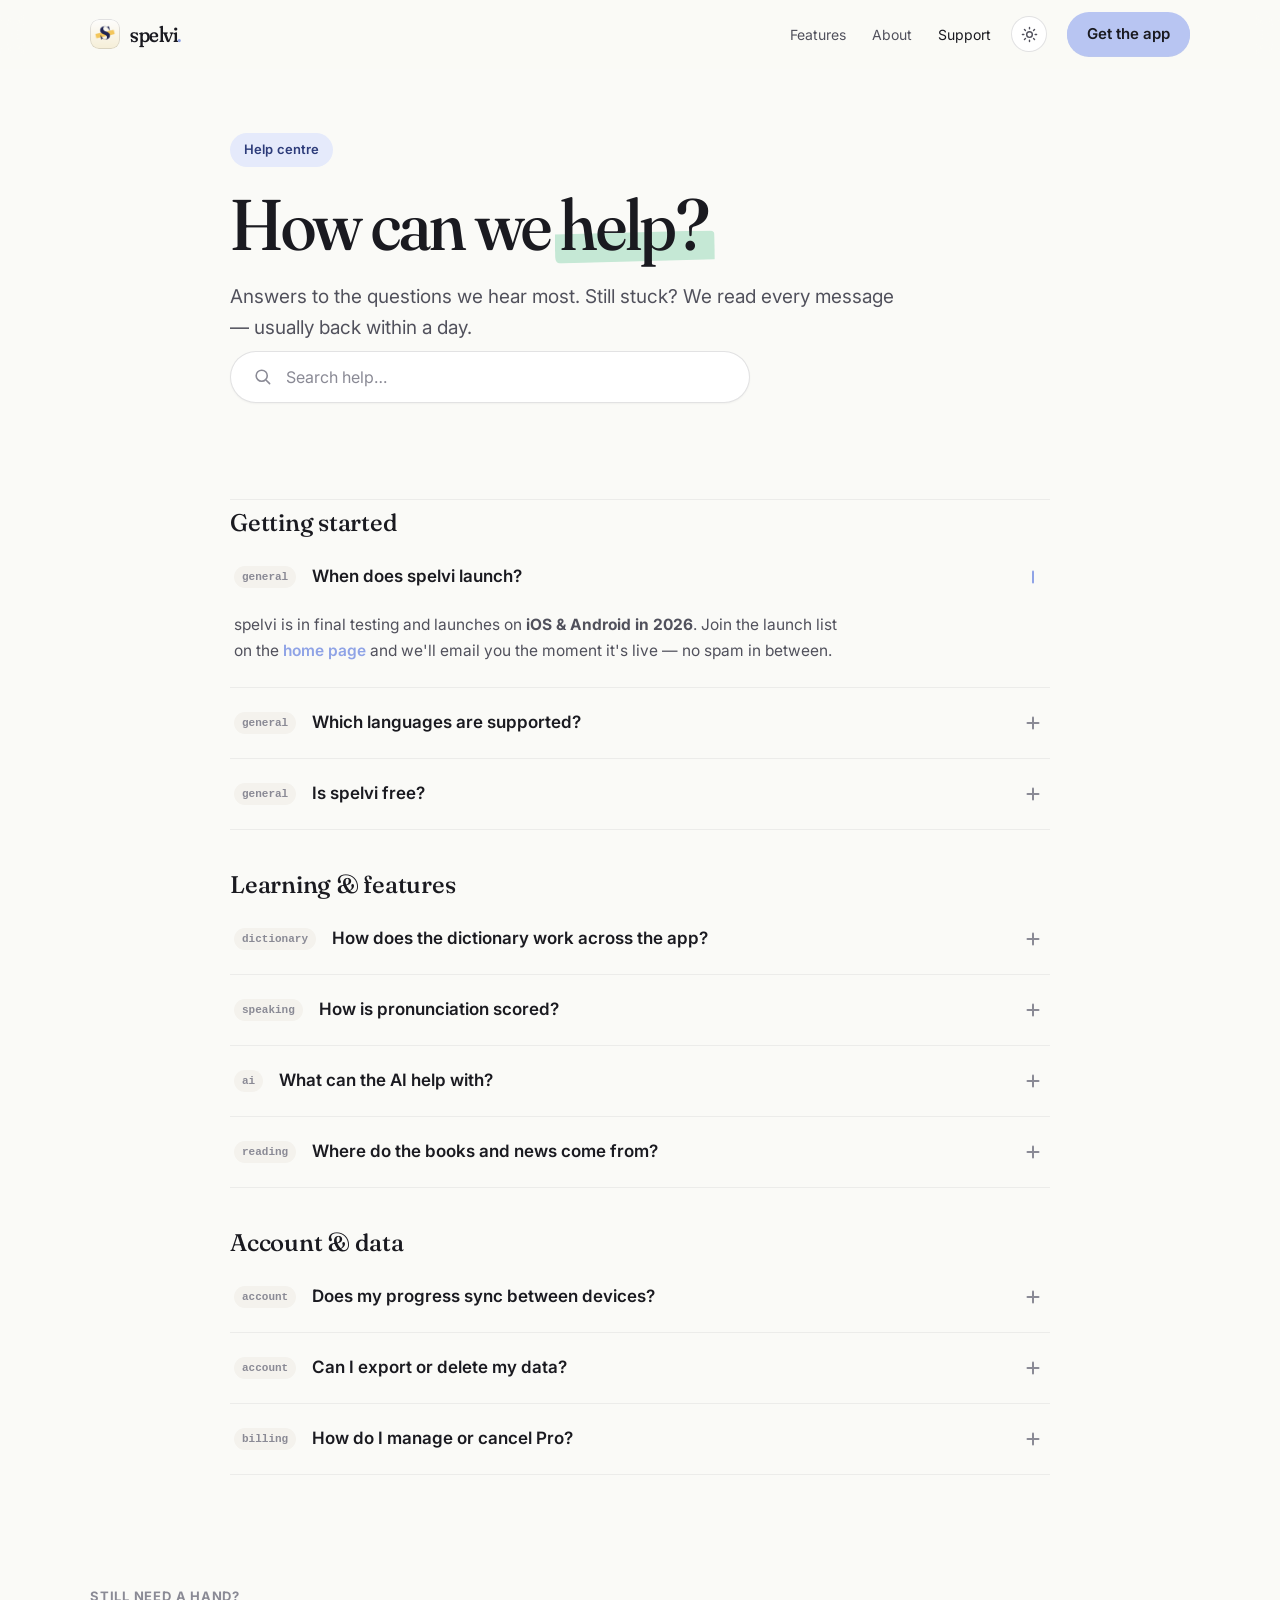
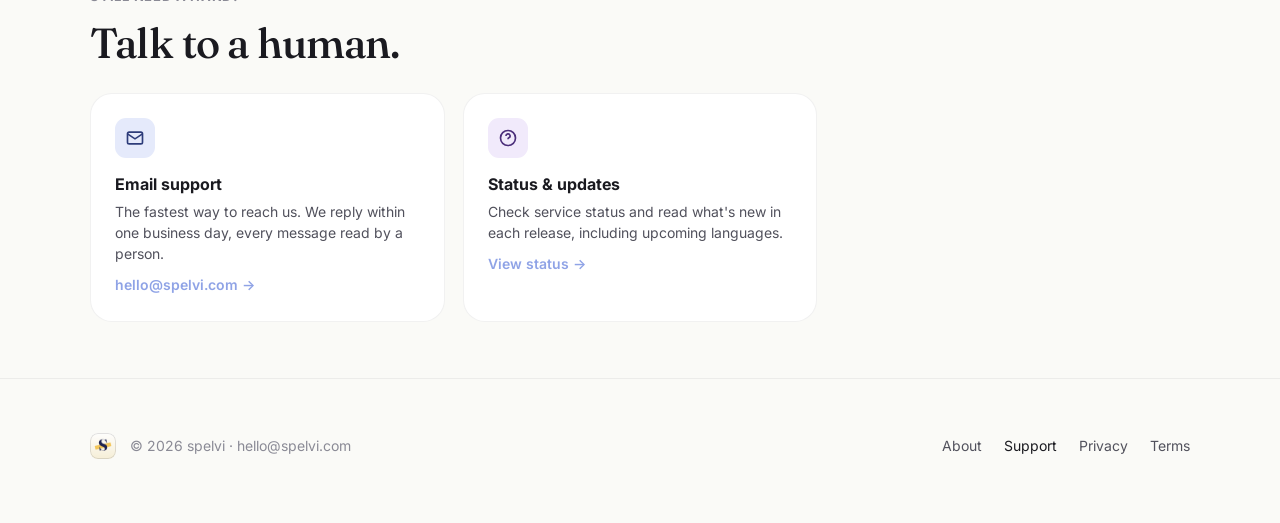
<file: support.html>
<!DOCTYPE html>
<html lang="en" data-theme="light">
<head>
<meta charset="UTF-8">
<meta name="viewport" content="width=device-width, initial-scale=1.0">
<title>Support — spelvi</title>
<meta name="description" content="Help centre and FAQ for Spelvi — getting started, features, account and data, and how to contact us.">
<meta name="theme-color" content="#B8C5F2">
<link rel="canonical" href="https://spelvi.com/support.html">
<link rel="icon" type="image/svg+xml" href="/favicon.svg">
<meta property="og:title" content="Support — spelvi">
<meta property="og:description" content="Help centre and FAQ for Spelvi.">
<meta property="og:url" content="https://spelvi.com/support.html">
<meta property="og:type" content="website">
<meta property="og:image" content="https://spelvi.com/icon-1024.png">
<link rel="stylesheet" href="colors_and_type.css">
<link rel="stylesheet" href="site.css">
<style>
  .search-help {
    display: flex; align-items: center; gap: 12px; background: var(--surface);
    border: 1px solid var(--border-strong); border-radius: var(--radius-pill);
    padding: 14px 22px; max-width: 520px; box-shadow: var(--shadow-1); margin-top: 8px;
  }
  .search-help svg { width: 19px; height: 19px; color: var(--fg-3); flex: none; }
  .search-help input { border: none; outline: none; background: none; font-family: var(--font-ui); font-size: 16px; color: var(--fg-1); width: 100%; }
  .search-help input::placeholder { color: var(--fg-3); }
  .faq-cat { font-family: var(--font-display); font-weight: 500; font-size: 24px; letter-spacing: -0.01em; margin: 0 0 4px; }
</style>
</head>
<body>

<nav id="nav">
  <div class="wrap nav-in">
    <a class="brand" href="index.html"><span class="mono-s"><i>s</i></span><span class="wordmark-h">spelvi<b>.</b></span></a>
    <span class="nav-spacer"></span>
    <div class="nav-links">
      <a href="index.html#features">Features</a>
      <a href="about.html">About</a>
      <a href="support.html" class="active">Support</a>
    </div>
    <button class="theme-btn" id="themeBtn" aria-label="Toggle theme"><svg id="themeIco" width="17" height="17" viewBox="0 0 24 24" fill="none" stroke="currentColor" stroke-width="2" stroke-linecap="round" stroke-linejoin="round"></svg></button>
    <a href="index.html#get" class="btn" data-goatcounter-click="nav-get-app" data-goatcounter-title="Get the app">Get the app</a>
  </div>
</nav>

<header class="page-hero">
  <div class="narrow">
    <span class="eyebrow reveal in">Help centre</span>
    <h1 class="page-title reveal in">How can we <span class="mark mint"><span>help?</span></span></h1>
    <p class="page-lead reveal in d1">Answers to the questions we hear most. Still stuck? We read every message — usually back within a day.</p>
    <div class="search-help reveal in d2">
      <svg viewBox="0 0 24 24" fill="none" stroke="currentColor" stroke-width="2"><circle cx="11" cy="11" r="7"/><path d="M21 21l-4-4" stroke-linecap="round"/></svg>
      <input id="faqSearch" type="text" placeholder="Search help…" aria-label="Search help">
    </div>
  </div>
</header>

<section class="section">
  <div class="narrow">
    <div class="faq" id="faq">
      <h3 class="faq-cat reveal" style="margin-top:8px;">Getting started</h3>
      <details class="reveal" open>
        <summary><span class="qcat">general</span> When does spelvi launch?<span class="plus"></span></summary>
        <div class="ans">spelvi is in final testing and launches on <strong>iOS &amp; Android in 2026</strong>. Join the launch list on the <a href="index.html#get">home page</a> and we'll email you the moment it's live — no spam in between.</div>
      </details>
      <details class="reveal">
        <summary><span class="qcat">general</span> Which languages are supported?<span class="plus"></span></summary>
        <div class="ans">At launch spelvi ships with full dictionaries for <strong>eleven languages</strong>, each with translations, pronunciation, real example sentences and idioms, and synonyms for most of them. Grammar lessons are CEFR-graded from A1 to C2. More languages are on the roadmap.</div>
      </details>
      <details class="reveal">
        <summary><span class="qcat">general</span> Is spelvi free?<span class="plus"></span></summary>
        <div class="ans">Yes — spelvi has a free plan, and an optional <strong>Pro</strong> subscription.
          <p style="margin:12px 0 6px;"><strong>Free:</strong></p>
          <ul style="margin:0 0 0 18px;padding:0;">
            <li>dictionary search in all eleven languages;</li>
            <li>the Words and Grammar courses from A1 to B2, and every study technique;</li>
            <li>grammar drills, including pronunciation scoring;</li>
            <li>books, streaming audiobooks and the news reader;</li>
            <li>AI helpers (explanations, word in context, stories): 5 a day;</li>
            <li>one AI conversation a day;</li>
            <li>up to 20 new saved words a day;</li>
            <li>the natural Spelvi voice for single words;</li>
            <li>progress tracking and free cloud backup.</li>
          </ul>
          <p style="margin:12px 0 6px;"><strong>Pro adds:</strong></p>
          <ul style="margin:0 0 0 18px;padding:0;">
            <li>levels C1 and C2;</li>
            <li>the speaking and AI-conversation steps of the courses;</li>
            <li>unlimited AI helpers, AI conversations and saved words;</li>
            <li>the natural Spelvi voice for sentences, exercises and audiobooks;</li>
            <li>offline use: downloadable dictionaries, audiobooks and word pictures.</li>
          </ul>
          <p style="margin:12px 0 0;">You'll never lose access to words you've already saved.</p></div>
      </details>

      <h3 class="faq-cat reveal" style="margin-top:40px;">Learning &amp; features</h3>
      <details class="reveal">
        <summary><span class="qcat">dictionary</span> How does the dictionary work across the app?<span class="plus"></span></summary>
        <div class="ans">Tap any word — in a lesson, a book, or the news reader — and the same rich entry appears: definition, pronunciation, part of speech, examples and a one-tap <strong>Save</strong>. No copy-paste, no switching apps. Saved words sync to every device on your account.</div>
      </details>
      <details class="reveal">
        <summary><span class="qcat">speaking</span> How is pronunciation scored?<span class="plus"></span></summary>
        <div class="ans">Speak a word or sentence and spelvi compares your audio against native models within a second or two, returning a score out of 100 plus the exact sounds to focus on. Your recording is used only to produce the score and is <strong>not stored</strong> — not on our servers, and not on your device after it has been sent.</div>
      </details>
      <details class="reveal">
        <summary><span class="qcat">ai</span> What can the AI help with?<span class="plus"></span></summary>
        <div class="ans">Three things: explaining a word <em>in the exact sentence</em> you found it, turning your saved words into a short story for review, and unpacking why a grammar answer was wrong. It's a tutor for the moment you're stuck, not a chatbot to wander in.</div>
      </details>
      <details class="reveal">
        <summary><span class="qcat">reading</span> Where do the books and news come from?<span class="plus"></span></summary>
        <div class="ans">Books are <strong>public-domain titles</strong> with matching audiobooks, so you can read and listen together. The news reader pulls level-appropriate articles you can tap through word by word. Everything supports one-tap lookup.</div>
      </details>

      <h3 class="faq-cat reveal" style="margin-top:40px;">Account &amp; data</h3>
      <details class="reveal">
        <summary><span class="qcat">account</span> Does my progress sync between devices?<span class="plus"></span></summary>
        <div class="ans">Yes. Your saved words, streaks and lesson history back up to the cloud for free and follow your account across iOS and Android. Sign in on a new device and everything is there.</div>
      </details>
      <details class="reveal">
        <summary><span class="qcat">account</span> Can I export or delete my data?<span class="plus"></span></summary>
        <div class="ans">Yes. For a copy of your synced data, email us from your account's address and we'll send it to you as a file. Delete your account and all synced data directly in the app from <strong>Settings → Delete account</strong> — or, without the app, <a href="delete-account.html">request deletion by email</a>. We don't sell your data — see our <a href="privacy.html">Privacy Policy</a> for the details.</div>
      </details>
      <details class="reveal">
        <summary><span class="qcat">billing</span> How do I manage or cancel Pro?<span class="plus"></span></summary>
        <div class="ans">Pro is billed through the App Store or Google Play, so you manage and cancel it from your store subscriptions. Cancelling keeps Pro active until the end of the period, then returns you to the free plan with all saved words intact.</div>
      </details>
    </div>
    <p class="callout reveal" style="margin-top:28px;" id="noResults" hidden>No help articles match that search. Try a different word, or <a href="mailto:hello@spelvi.com" class="link" style="color:var(--primary-strong);font-weight:600;">email us directly</a>.</p>
  </div>
</section>

<section class="section">
  <div class="wrap">
    <div class="sec-label reveal">Still need a hand?</div>
    <h2 class="sec-title reveal" style="margin-bottom:28px;">Talk to a human.</h2>
    <div class="contact-grid">
      <a class="contact reveal d1" href="mailto:hello@spelvi.com">
        <div class="ico i-peri"><svg viewBox="0 0 24 24" fill="none" stroke="currentColor" stroke-width="2"><rect x="3" y="5" width="18" height="14" rx="2"/><path d="M3 7l9 6 9-6"/></svg></div>
        <h4>Email support</h4>
        <p>The fastest way to reach us. We reply within one business day, every message read by a person.</p>
        <span class="go">hello@spelvi.com →</span>
      </a>
      <a class="contact reveal d2" href="changelog.html">
        <div class="ico i-lav"><svg viewBox="0 0 24 24" fill="none" stroke="currentColor" stroke-width="2"><circle cx="12" cy="12" r="9"/><path d="M9.5 9.5a2.5 2.5 0 1 1 3.5 2.3c-.8.4-1 .9-1 1.7M12 17h.01"/></svg></div>
        <h4>Status &amp; updates</h4>
        <p>Check service status and read what's new in each release, including upcoming languages.</p>
        <span class="go">View status →</span>
      </a>
    </div>
  </div>
</section>

<footer>
  <div class="wrap foot">
    <div class="foot-l"><span class="mono-s" style="width:26px;height:26px;border-radius:8px;"><i style="font-size:17px;">s</i></span>© 2026 spelvi · hello@spelvi.com</div>
    <div class="foot-links">
      <a href="about.html">About</a>
      <a href="support.html" class="active">Support</a>
      <a href="privacy.html">Privacy</a>
      <a href="terms.html">Terms</a>
    </div>
  </div>
</footer>

<script src="site.js"></script>
<script>
(function () {
  var input = document.getElementById('faqSearch');
  var items = [].slice.call(document.querySelectorAll('#faq details'));
  var cats = [].slice.call(document.querySelectorAll('#faq .faq-cat'));
  var none = document.getElementById('noResults');
  input.addEventListener('input', function () {
    var q = input.value.trim().toLowerCase();
    var any = false;
    items.forEach(function (d) {
      var hit = !q || d.textContent.toLowerCase().indexOf(q) > -1;
      d.style.display = hit ? '' : 'none';
      if (hit) any = true;
      if (q && hit) d.open = true;
    });
    cats.forEach(function (c) {
      // hide a category heading if all following details until next heading are hidden
      var n = c.nextElementSibling, visible = false;
      while (n && !n.classList.contains('faq-cat')) {
        if (n.tagName === 'DETAILS' && n.style.display !== 'none') visible = true;
        n = n.nextElementSibling;
      }
      c.style.display = (!q || visible) ? '' : 'none';
    });
    none.hidden = any;
  });
})();
</script>
<!-- Privacy-friendly analytics: GoatCounter (no cookies, no personal data) -->
<script data-goatcounter="https://spelvi.goatcounter.com/count"
        async src="//gc.zgo.at/count.js"></script>
</body>
</html>
</file>
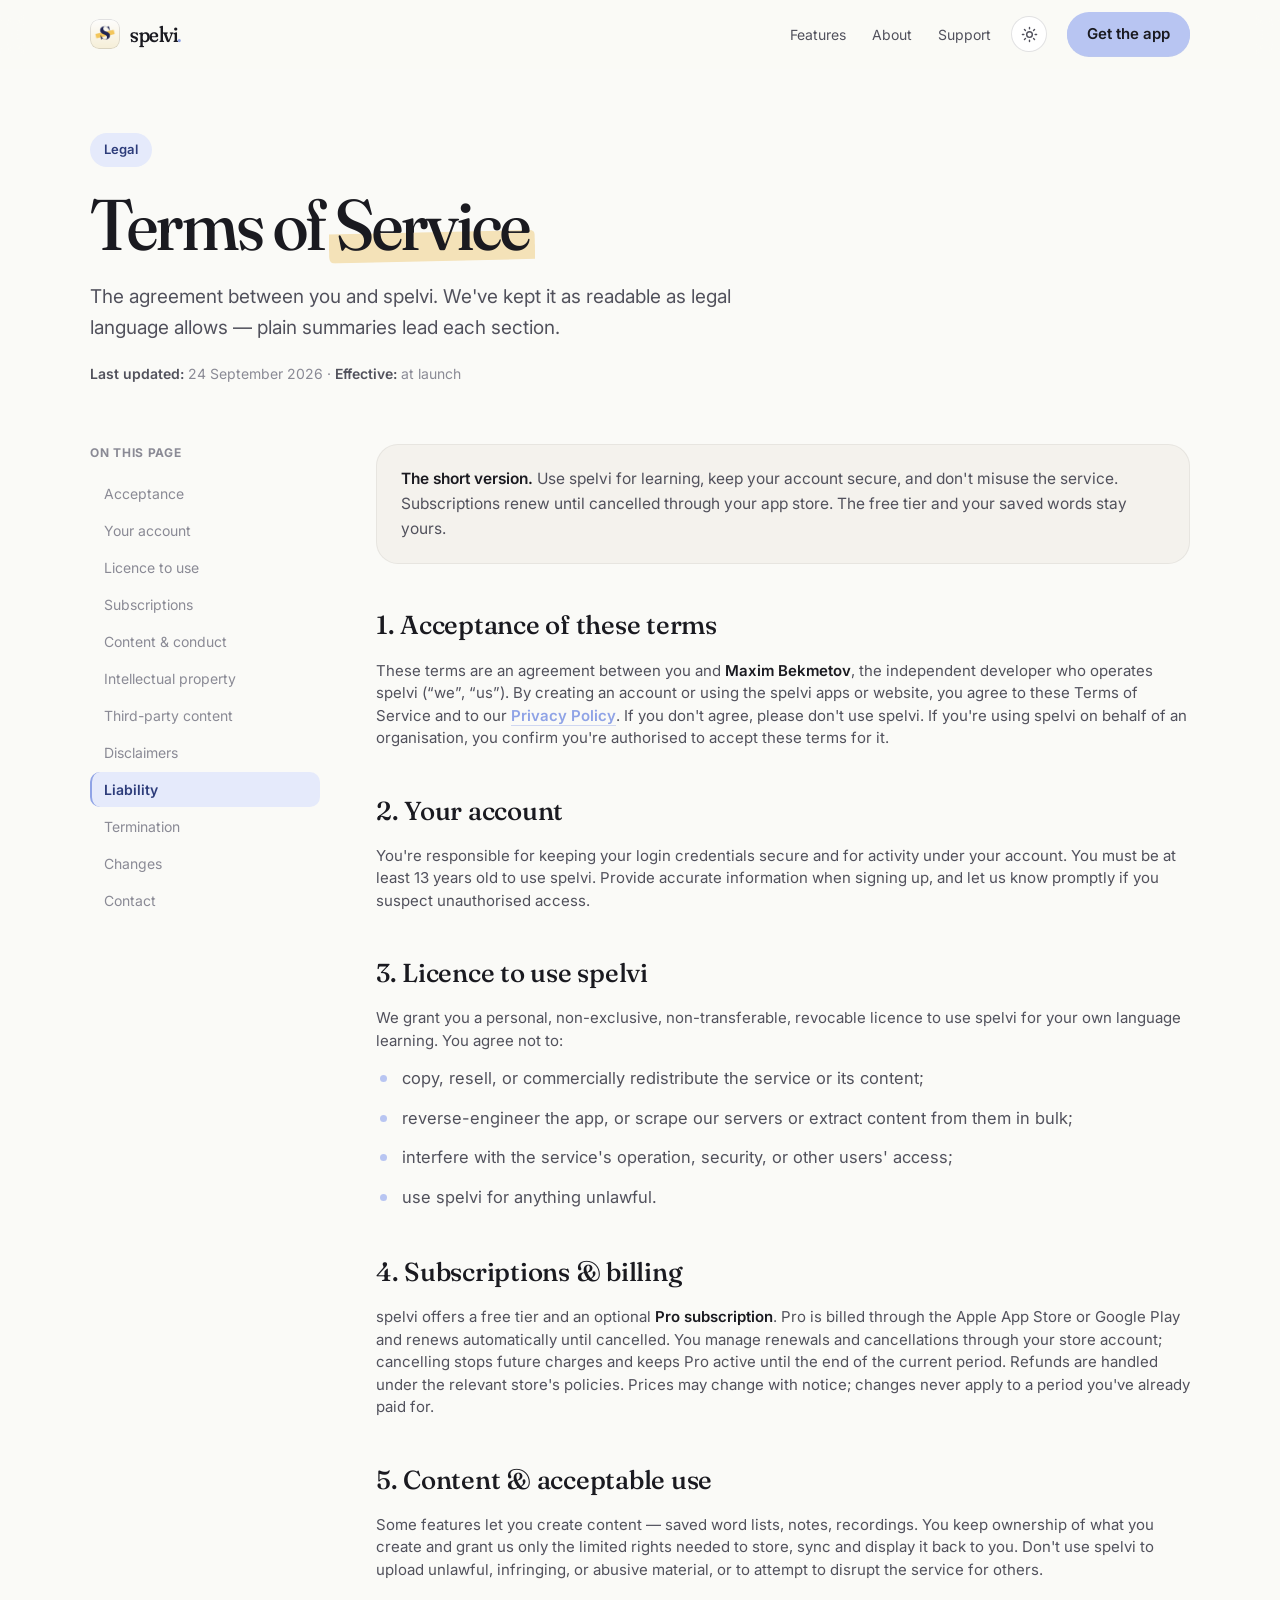
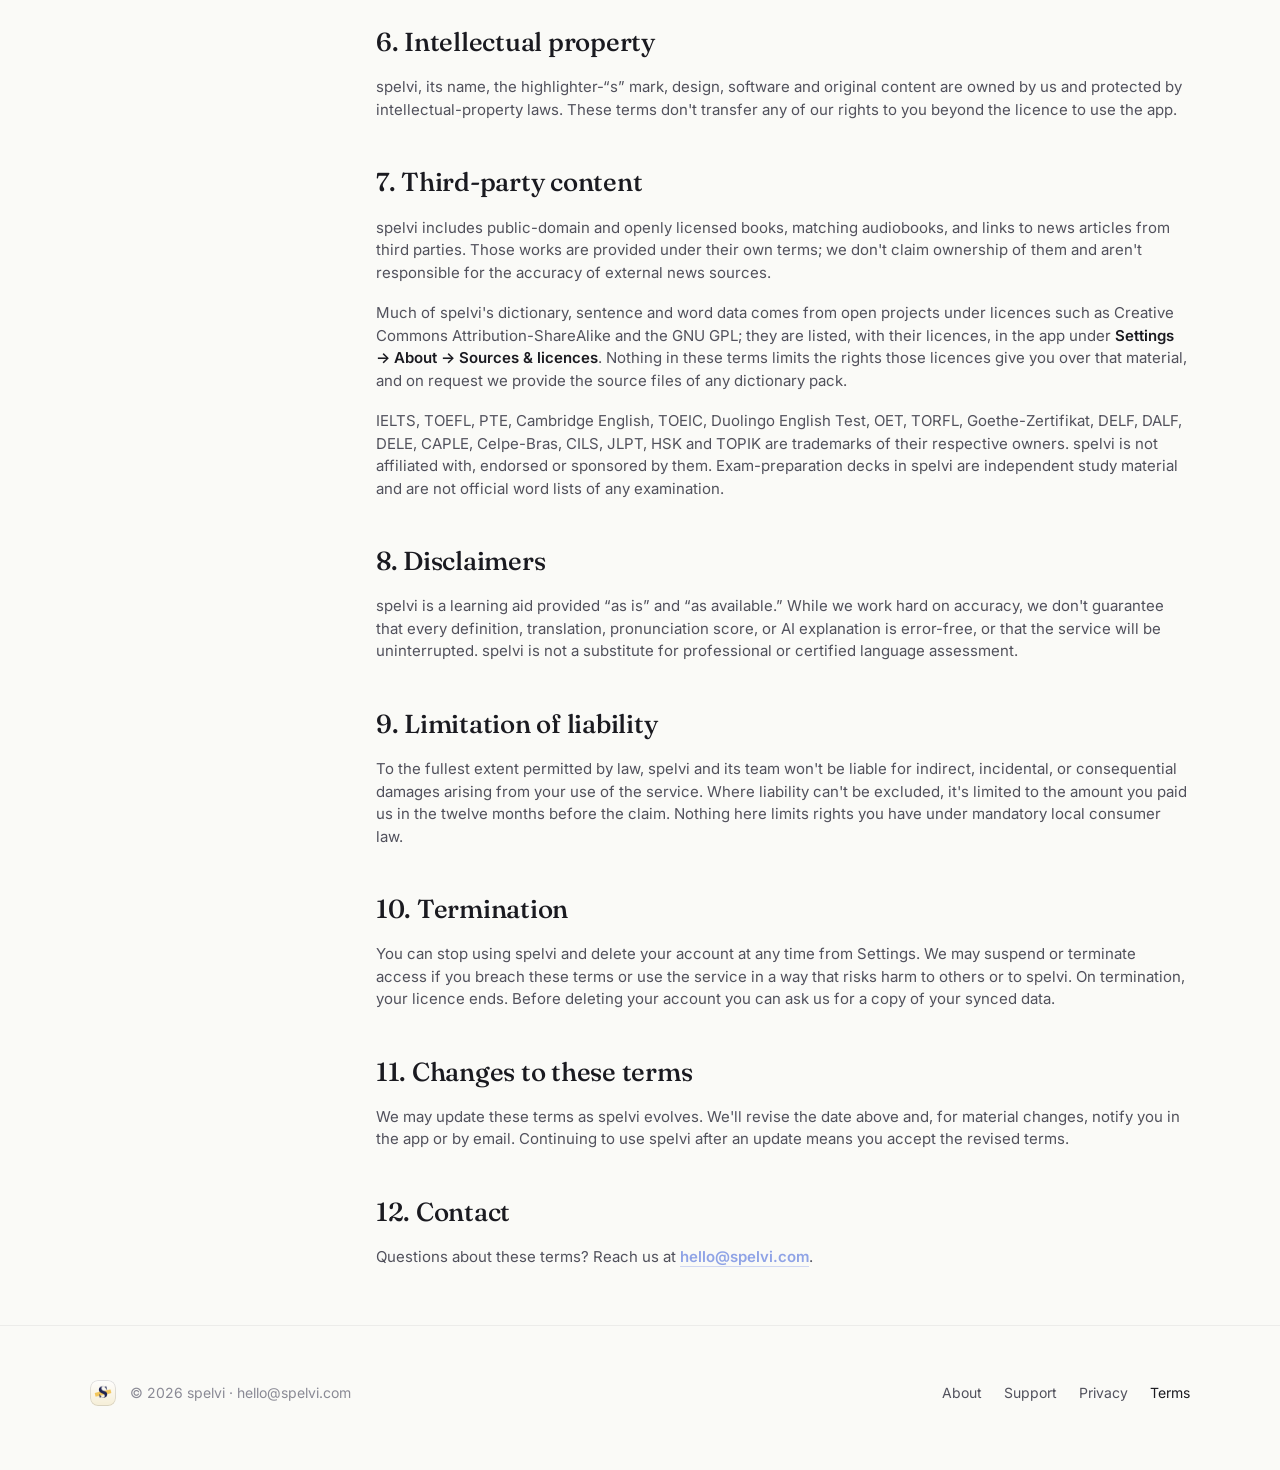
<file: terms.html>
<!DOCTYPE html>
<html lang="en" data-theme="light">
<head>
<meta charset="UTF-8">
<meta name="viewport" content="width=device-width, initial-scale=1.0">
<title>Terms of Service — spelvi</title>
<meta name="description" content="The terms of service for Spelvi — accounts, subscriptions, content, intellectual property, and liability.">
<meta name="theme-color" content="#B8C5F2">
<link rel="canonical" href="https://spelvi.com/terms.html">
<link rel="icon" type="image/svg+xml" href="/favicon.svg">
<meta property="og:title" content="Terms of Service — spelvi">
<meta property="og:description" content="The terms of service for Spelvi.">
<meta property="og:url" content="https://spelvi.com/terms.html">
<meta property="og:type" content="website">
<meta property="og:image" content="https://spelvi.com/icon-1024.png">
<link rel="stylesheet" href="colors_and_type.css">
<link rel="stylesheet" href="site.css">
</head>
<body>

<nav id="nav">
  <div class="wrap nav-in">
    <a class="brand" href="index.html"><span class="mono-s"><i>s</i></span><span class="wordmark-h">spelvi<b>.</b></span></a>
    <span class="nav-spacer"></span>
    <div class="nav-links">
      <a href="index.html#features">Features</a>
      <a href="about.html">About</a>
      <a href="support.html">Support</a>
    </div>
    <button class="theme-btn" id="themeBtn" aria-label="Toggle theme"><svg id="themeIco" width="17" height="17" viewBox="0 0 24 24" fill="none" stroke="currentColor" stroke-width="2" stroke-linecap="round" stroke-linejoin="round"></svg></button>
    <a href="index.html#get" class="btn" data-goatcounter-click="nav-get-app" data-goatcounter-title="Get the app">Get the app</a>
  </div>
</nav>

<header class="page-hero">
  <div class="wrap">
    <span class="eyebrow reveal in">Legal</span>
    <h1 class="page-title reveal in">Terms of <span class="mark"><span>Service</span></span></h1>
    <p class="page-lead reveal in d1">The agreement between you and spelvi. We've kept it as readable as legal language allows — plain summaries lead each section.</p>
    <div class="meta-row reveal in d1"><b>Last updated:</b> 24 September 2026 · <b>Effective:</b> at launch</div>
  </div>
</header>

<section class="section" style="padding-top:20px;">
  <div class="wrap legal-grid">
    <aside class="toc">
      <div class="lbl">On this page</div>
      <ol>
        <li><a href="#accept">Acceptance</a></li>
        <li><a href="#account">Your account</a></li>
        <li><a href="#license">Licence to use</a></li>
        <li><a href="#sub">Subscriptions</a></li>
        <li><a href="#content">Content &amp; conduct</a></li>
        <li><a href="#ip">Intellectual property</a></li>
        <li><a href="#thirdparty">Third-party content</a></li>
        <li><a href="#warranty">Disclaimers</a></li>
        <li><a href="#liability">Liability</a></li>
        <li><a href="#termination">Termination</a></li>
        <li><a href="#changes">Changes</a></li>
        <li><a href="#contact">Contact</a></li>
      </ol>
    </aside>

    <div class="prose reveal">
      <div class="callout" style="margin-bottom:36px;"><strong>The short version.</strong> Use spelvi for learning, keep your account secure, and don't misuse the service. Subscriptions renew until cancelled through your app store. The free tier and your saved words stay yours.</div>

      <h2 id="accept">1. Acceptance of these terms</h2>
      <p>These terms are an agreement between you and <strong>Maxim Bekmetov</strong>, the independent developer who operates spelvi (“we”, “us”). By creating an account or using the spelvi apps or website, you agree to these Terms of Service and to our <a class="link" href="privacy.html">Privacy Policy</a>. If you don't agree, please don't use spelvi. If you're using spelvi on behalf of an organisation, you confirm you're authorised to accept these terms for it.</p>

      <h2 id="account">2. Your account</h2>
      <p>You're responsible for keeping your login credentials secure and for activity under your account. You must be at least 13 years old to use spelvi. Provide accurate information when signing up, and let us know promptly if you suspect unauthorised access.</p>

      <h2 id="license">3. Licence to use spelvi</h2>
      <p>We grant you a personal, non-exclusive, non-transferable, revocable licence to use spelvi for your own language learning. You agree not to:</p>
      <ul>
        <li>copy, resell, or commercially redistribute the service or its content;</li>
        <li>reverse-engineer the app, or scrape our servers or extract content from them in bulk;</li>
        <li>interfere with the service's operation, security, or other users' access;</li>
        <li>use spelvi for anything unlawful.</li>
      </ul>

      <h2 id="sub">4. Subscriptions &amp; billing</h2>
      <p>spelvi offers a free tier and an optional <strong>Pro subscription</strong>. Pro is billed through the Apple App Store or Google Play and renews automatically until cancelled. You manage renewals and cancellations through your store account; cancelling stops future charges and keeps Pro active until the end of the current period. Refunds are handled under the relevant store's policies. Prices may change with notice; changes never apply to a period you've already paid for.</p>

      <h2 id="content">5. Content &amp; acceptable use</h2>
      <p>Some features let you create content — saved word lists, notes, recordings. You keep ownership of what you create and grant us only the limited rights needed to store, sync and display it back to you. Don't use spelvi to upload unlawful, infringing, or abusive material, or to attempt to disrupt the service for others.</p>

      <h2 id="ip">6. Intellectual property</h2>
      <p>spelvi, its name, the highlighter-“s” mark, design, software and original content are owned by us and protected by intellectual-property laws. These terms don't transfer any of our rights to you beyond the licence to use the app.</p>

      <h2 id="thirdparty">7. Third-party content</h2>
      <p>spelvi includes public-domain and openly licensed books, matching audiobooks, and links to news articles from third parties. Those works are provided under their own terms; we don't claim ownership of them and aren't responsible for the accuracy of external news sources.</p>
      <p>Much of spelvi's dictionary, sentence and word data comes from open projects under licences such as Creative Commons Attribution-ShareAlike and the GNU GPL; they are listed, with their licences, in the app under <strong>Settings → About → Sources &amp; licences</strong>. Nothing in these terms limits the rights those licences give you over that material, and on request we provide the source files of any dictionary pack.</p>
      <p>IELTS, TOEFL, PTE, Cambridge English, TOEIC, Duolingo English Test, OET, TORFL, Goethe-Zertifikat, DELF, DALF, DELE, CAPLE, Celpe-Bras, CILS, JLPT, HSK and TOPIK are trademarks of their respective owners. spelvi is not affiliated with, endorsed or sponsored by them. Exam-preparation decks in spelvi are independent study material and are not official word lists of any examination.</p>

      <h2 id="warranty">8. Disclaimers</h2>
      <p>spelvi is a learning aid provided “as is” and “as available.” While we work hard on accuracy, we don't guarantee that every definition, translation, pronunciation score, or AI explanation is error-free, or that the service will be uninterrupted. spelvi is not a substitute for professional or certified language assessment.</p>

      <h2 id="liability">9. Limitation of liability</h2>
      <p>To the fullest extent permitted by law, spelvi and its team won't be liable for indirect, incidental, or consequential damages arising from your use of the service. Where liability can't be excluded, it's limited to the amount you paid us in the twelve months before the claim. Nothing here limits rights you have under mandatory local consumer law.</p>

      <h2 id="termination">10. Termination</h2>
      <p>You can stop using spelvi and delete your account at any time from Settings. We may suspend or terminate access if you breach these terms or use the service in a way that risks harm to others or to spelvi. On termination, your licence ends. Before deleting your account you can ask us for a copy of your synced data.</p>

      <h2 id="changes">11. Changes to these terms</h2>
      <p>We may update these terms as spelvi evolves. We'll revise the date above and, for material changes, notify you in the app or by email. Continuing to use spelvi after an update means you accept the revised terms.</p>

      <h2 id="contact">12. Contact</h2>
      <p>Questions about these terms? Reach us at <a class="link" href="mailto:hello@spelvi.com">hello@spelvi.com</a>.</p>
    </div>
  </div>
</section>

<footer>
  <div class="wrap foot">
    <div class="foot-l"><span class="mono-s" style="width:26px;height:26px;border-radius:8px;"><i style="font-size:17px;">s</i></span>© 2026 spelvi · hello@spelvi.com</div>
    <div class="foot-links">
      <a href="about.html">About</a>
      <a href="support.html">Support</a>
      <a href="privacy.html">Privacy</a>
      <a href="terms.html" class="active">Terms</a>
    </div>
  </div>
</footer>

<script src="site.js"></script>
<!-- Privacy-friendly analytics: GoatCounter (no cookies, no personal data) -->
<script data-goatcounter="https://spelvi.goatcounter.com/count"
        async src="//gc.zgo.at/count.js"></script>
</body>
</html>
</file>
<file: colors_and_type.css>
/* ============================================================
   lingobit — Colors & Type
   Pastel refresh of the app's blue/orange palette.
   Import as:  <link rel="stylesheet" href="colors_and_type.css">
   ============================================================ */

/* -------- Web fonts (self-hosted, fonts/ — OFL, see fonts/OFL.txt) --------
   Served from our own origin on purpose: loading them from Google Fonts hands
   every visitor's IP to Google without consent, which German courts have
   fined (LG München I, 3 O 17493/20). Variable woff2, subset to Latin + IPA. */
@font-face {
  font-family: 'Fraunces';
  src: url('fonts/Fraunces-var.woff2') format('woff2');
  font-weight: 400 700;
  font-style: normal;
  font-display: swap;
}
@font-face {
  font-family: 'Inter';
  src: url('fonts/Inter-var.woff2') format('woff2');
  font-weight: 400 800;
  font-style: normal;
  font-display: swap;
}

/* -------- Light theme (default) -------- */
:root {
  /* Surfaces — warm off-whites, not pure white */
  --bg:              #FAFAF7;
  --surface:         #FFFFFF;
  --surface-2:       #F4F2ED;   /* section tint, resting chip */
  --surface-3:       #EBE8E1;   /* pressed/hover container */
  --overlay:         rgba(15, 15, 18, 0.40);

  /* Pastel brand — periwinkle (evolves #265EBB) */
  --primary:         #B8C5F2;
  --primary-strong:  #8FA3E6;   /* on-primary text, pressed */
  --primary-soft:    #E5EAFB;   /* tints, container fills */
  --primary-ink:     #2D3C7A;   /* text on --primary-soft */

  /* Pastel accent — apricot (evolves #F6813F) */
  --accent:          #F9C6B0;
  --accent-strong:   #F1A383;
  --accent-soft:     #FDEDE3;
  --accent-ink:      #7A3E22;

  /* Supporting pastels */
  --mint:            #C5E8D5;
  --mint-strong:     #7FC59A;
  --mint-soft:       #E8F6EE;
  --mint-ink:        #1F5A3A;

  --lavender:        #D9C9F0;
  --lavender-strong: #A487E0;
  --lavender-soft:   #F1EAFB;
  --lavender-ink:    #4B2E7A;

  --butter:          #F4E2B8;
  --butter-strong:   #E8B96B;
  --butter-soft:     #FBF4DD;
  --butter-ink:      #6B4E13;

  --blush:           #F6CDD4;
  --blush-strong:    #E8A5B0;
  --blush-soft:      #FCE8EB;
  --blush-ink:       #7A2838;

  /* Semantic */
  --success:         #7FC59A;
  --success-soft:    #E0F0E6;
  --warning:         #E8B96B;
  --warning-soft:    #F8ECD2;
  --danger:          #E28B8B;
  --danger-soft:     #F7DCDC;
  --info:            var(--primary);
  --info-soft:       var(--primary-soft);

  /* Foreground */
  --fg-1:            #1A1A20;   /* primary text */
  --fg-2:            #51515C;   /* secondary text */
  --fg-3:            #8A8A95;   /* tertiary/meta */
  --fg-on-primary:   #1A1A20;
  --fg-on-accent:    #1A1A20;

  /* Borders & dividers */
  --border:          rgba(20, 20, 30, 0.06);
  --border-strong:   rgba(20, 20, 30, 0.12);

  /* CEFR level colors (kept consistent with codebase intent) */
  --cefr-a1: #C5E8D5;
  --cefr-a2: #B8E0CE;
  --cefr-b1: #F4E2B8;
  --cefr-b2: #F9C6B0;
  --cefr-c1: #F6CDD4;
  --cefr-c2: #D9C9F0;

  /* Elevation */
  --shadow-1:        0 1px 2px rgba(20, 20, 30, 0.04);
  --shadow-2:        0 1px 2px rgba(20, 20, 30, 0.04),
                     0 4px 16px rgba(20, 20, 30, 0.06);
  --shadow-3:        0 2px 4px rgba(20, 20, 30, 0.06),
                     0 12px 32px rgba(20, 20, 30, 0.10);
  --shadow-tabbar:   0 -1px 2px rgba(20, 20, 30, 0.04),
                     0 -8px 32px rgba(20, 20, 30, 0.08);

  /* Radii */
  --radius-xs: 6px;
  --radius-sm: 10px;
  --radius-md: 16px;     /* default card */
  --radius-lg: 22px;
  --radius-xl: 28px;
  --radius-pill: 9999px;

  /* Spacing (4pt grid) */
  --s-1:  4px;
  --s-2:  8px;
  --s-3:  12px;
  --s-4:  16px;
  --s-5:  20px;
  --s-6:  24px;
  --s-7:  32px;
  --s-8:  40px;
  --s-9:  56px;
  --s-10: 72px;

  /* Type scale */
  --font-display: 'Fraunces', ui-serif, Georgia, serif;
  --font-ui:      'Inter', ui-sans-serif, -apple-system, BlinkMacSystemFont, 'Segoe UI', Roboto, sans-serif;
  --font-mono:    ui-monospace, 'SF Mono', Menlo, Consolas, monospace;

  --fs-display:  44px;  --lh-display: 1.08;  /* @kind font */  --tk-display: -0.02em;  /* @kind font */
  --fs-h1:       32px;  --lh-h1:      1.15;  /* @kind font */  --tk-h1:      -0.015em;  /* @kind font */
  --fs-h2:       24px;  --lh-h2:      1.2;   /* @kind font */  --tk-h2:      -0.01em;  /* @kind font */
  --fs-h3:       20px;  --lh-h3:      1.25;  /* @kind font */  --tk-h3:      -0.005em;  /* @kind font */
  --fs-title:    17px;  --lh-title:   1.3;   /* @kind font */  --tk-title:    0;  /* @kind font */
  --fs-body:     15px;  --lh-body:    1.5;   /* @kind font */  --tk-body:     0;  /* @kind font */
  --fs-small:    13px;  --lh-small:   1.4;   /* @kind font */  --tk-small:    0;  /* @kind font */
  --fs-caption:  11px;  --lh-caption: 1.3;   /* @kind font */  --tk-caption:  0.02em;  /* @kind font */

  /* Motion */
  --ease-out:    cubic-bezier(0.22, 1, 0.36, 1);  /* @kind other */
  --ease-spring: cubic-bezier(0.34, 1.56, 0.64, 1);  /* @kind other */
  --dur-fast:    120ms;  /* @kind other */
  --dur-med:     220ms;  /* @kind other */
  --dur-slow:    320ms;  /* @kind other */
}

/* -------- Dark theme -------- */
[data-theme="dark"] {
  --bg:              #0F0F12;
  --surface:         #1A1A1F;
  --surface-2:       #22222A;
  --surface-3:       #2C2C36;
  --overlay:         rgba(0, 0, 0, 0.55);

  --primary:         #9CAEE8;
  --primary-strong:  #B8C5F2;
  --primary-soft:    #2A3358;
  --primary-ink:     #D6DDF6;

  --accent:          #E8A585;
  --accent-strong:   #F4BFA3;
  --accent-soft:     #4A2E1E;
  --accent-ink:      #F9D4BE;

  --mint:            #8CC6A4;
  --mint-strong:     #C5E8D5;
  --mint-soft:       #1F3A2B;
  --mint-ink:        #C8E6D4;

  --lavender:        #B5A0D6;
  --lavender-strong: #D9C9F0;
  --lavender-soft:   #2E2341;
  --lavender-ink:    #E0D3F0;

  --butter:          #D6BE82;
  --butter-strong:   #F4E2B8;
  --butter-soft:     #3D311A;
  --butter-ink:      #F0E2BE;

  --blush:           #D8A3AC;
  --blush-strong:    #F6CDD4;
  --blush-soft:      #3B2127;
  --blush-ink:       #F0CDD3;

  --fg-1:            #EFEFF2;
  --fg-2:            #9FA0A8;
  --fg-3:            #6B6C74;
  --fg-on-primary:   #0F0F12;
  --fg-on-accent:    #0F0F12;

  --border:          rgba(255, 255, 255, 0.08);
  --border-strong:   rgba(255, 255, 255, 0.16);

  --shadow-1:        0 1px 2px rgba(0, 0, 0, 0.35);
  --shadow-2:        0 1px 2px rgba(0, 0, 0, 0.35),
                     0 4px 16px rgba(0, 0, 0, 0.45);
  --shadow-3:        0 2px 4px rgba(0, 0, 0, 0.4),
                     0 12px 32px rgba(0, 0, 0, 0.55);
}

/* -------- Semantic type styles -------- */
body {
  font-family: var(--font-ui);
  font-size: var(--fs-body);
  line-height: var(--lh-body);
  color: var(--fg-1);
  background: var(--bg);
  -webkit-font-smoothing: antialiased;
  text-rendering: optimizeLegibility;
}

.display {
  font-family: var(--font-display);
  font-weight: 500;
  font-size: var(--fs-display);
  line-height: var(--lh-display);
  letter-spacing: var(--tk-display);
  font-optical-sizing: auto;
  font-variation-settings: "opsz" 144, "SOFT" 50;
}
.h1, h1 {
  font-family: var(--font-ui);
  font-weight: 700;
  font-size: var(--fs-h1);
  line-height: var(--lh-h1);
  letter-spacing: var(--tk-h1);
  color: var(--fg-1);
  margin: 0;
}
.h2, h2 {
  font-family: var(--font-ui);
  font-weight: 700;
  font-size: var(--fs-h2);
  line-height: var(--lh-h2);
  letter-spacing: var(--tk-h2);
  color: var(--fg-1);
  margin: 0;
}
.h3, h3 {
  font-family: var(--font-ui);
  font-weight: 600;
  font-size: var(--fs-h3);
  line-height: var(--lh-h3);
  letter-spacing: var(--tk-h3);
  color: var(--fg-1);
  margin: 0;
}
.title {
  font-weight: 600;
  font-size: var(--fs-title);
  line-height: var(--lh-title);
  color: var(--fg-1);
}
p, .body {
  font-size: var(--fs-body);
  line-height: var(--lh-body);
  color: var(--fg-1);
  margin: 0;
}
.body-2 {
  font-size: var(--fs-body);
  line-height: var(--lh-body);
  color: var(--fg-2);
}
.small {
  font-size: var(--fs-small);
  line-height: var(--lh-small);
  color: var(--fg-2);
}
.caption {
  font-size: var(--fs-caption);
  line-height: var(--lh-caption);
  letter-spacing: var(--tk-caption);
  text-transform: uppercase;
  color: var(--fg-3);
  font-weight: 600;
}
.wordmark {
  font-family: var(--font-display);
  font-weight: 500;
  letter-spacing: -0.02em;
  font-variation-settings: "opsz" 144, "SOFT" 100;
}
code, .mono {
  font-family: var(--font-mono);
  font-size: calc(var(--fs-body) - 1px);
}

* { box-sizing: border-box; }
</file>
<file: site.css>
/* ============================================================
   spelvi — shared site chrome & content styles
   Pairs with colors_and_type.css. Used by About / Support /
   Privacy / Terms. Warm, literary, pastel — matches the app.
   ============================================================ */

html { scroll-behavior: smooth; }
body { margin: 0; background: var(--bg); color: var(--fg-1); overflow-x: hidden; }
::selection { background: var(--butter); color: var(--butter-ink); }
a { color: inherit; text-decoration: none; }
.wrap { width: min(1100px, 100% - 48px); margin-inline: auto; }
.narrow { width: min(820px, 100% - 48px); margin-inline: auto; }

/* ---- Highlighter marker ---- */
.mark { position: relative; display: inline; white-space: nowrap; }
.mark > span { position: relative; z-index: 1; }
.mark::before {
  content: ""; position: absolute; left: -0.08em; right: -0.08em; bottom: 0.05em;
  height: 0.44em; background: var(--butter); z-index: 0;
  transform: scaleX(0) rotate(-0.6deg); transform-origin: left center;
  border-radius: 2px 5px 3px 6px; clip-path: polygon(0 8%, 100% 0, 100% 92%, 0 100%);
  transition: transform 0.6s var(--ease-out);
}
.mark.lav::before { background: var(--lavender); }
.mark.mint::before { background: var(--mint); }
.mark.swiped::before { transform: scaleX(1) rotate(-0.6deg); }

/* ---- Nav ---- */
nav {
  position: sticky; top: 0; z-index: 50;
  backdrop-filter: saturate(140%) blur(14px);
  background: color-mix(in srgb, var(--bg) 78%, transparent);
  border-bottom: 1px solid transparent; transition: border-color var(--dur-med);
}
nav.scrolled { border-bottom-color: var(--border); }
.nav-in { display: flex; align-items: center; gap: 20px; height: 68px; }
.brand { display: flex; align-items: center; gap: 10px; font-weight: 600; }
.mono-s {
  width: 30px; height: 30px; border-radius: 9px;
  background: var(--surface) url('icon-1024.png') center/cover no-repeat;
  position: relative; overflow: hidden;
  box-shadow: inset 0 0 0 1px var(--border-strong); flex: none;
}
/* Real app icon now lives in the background image; hide the CSS-drawn glyph. */
.mono-s::before { display: none; }
.mono-s i { display: none; }
.wordmark-h {
  font-family: var(--font-display); font-weight: 500; font-size: 22px; letter-spacing: -0.02em;
  font-variation-settings: "opsz" 144, "SOFT" 100;
}
.wordmark-h b { color: var(--primary-strong); font-weight: 500; }
.nav-spacer { flex: 1; }
.nav-links { display: flex; align-items: center; gap: 26px; font-size: 14px; color: var(--fg-2); }
.nav-links a { transition: color var(--dur-fast); }
.nav-links a:hover, .nav-links a.active { color: var(--fg-1); }
.theme-btn {
  width: 36px; height: 36px; border-radius: 50%; border: 1px solid var(--border-strong);
  background: var(--surface); display: grid; place-items: center; cursor: pointer; color: var(--fg-2);
  transition: transform var(--dur-fast), color var(--dur-fast);
}
.theme-btn:hover { color: var(--fg-1); transform: rotate(-18deg); }
.btn {
  display: inline-flex; align-items: center; gap: 8px; font-family: var(--font-ui);
  font-weight: 600; font-size: 15px; padding: 11px 20px; border-radius: var(--radius-pill);
  background: var(--primary); color: var(--fg-on-primary); border: none; cursor: pointer;
  box-shadow: 0 1px 0 color-mix(in srgb, var(--primary-strong) 60%, transparent);
  transition: transform var(--dur-fast) var(--ease-spring), box-shadow var(--dur-med), background var(--dur-fast);
}
.btn:hover { transform: translateY(-2px); box-shadow: var(--shadow-2); background: color-mix(in srgb, var(--primary) 86%, white); }
.btn:active { transform: translateY(0); }
.btn.ghost { background: var(--surface); color: var(--fg-1); box-shadow: inset 0 0 0 1px var(--border-strong); }
.btn.ghost:hover { background: var(--surface-2); }

/* ---- Page hero ---- */
.page-hero { padding: 64px 0 40px; position: relative; }
.page-hero.center { text-align: center; }
.eyebrow {
  display: inline-flex; align-items: center; gap: 9px; font-size: 13px; color: var(--primary-ink);
  font-weight: 600; background: var(--primary-soft); padding: 7px 14px; border-radius: var(--radius-pill);
  margin-bottom: 22px; letter-spacing: 0.01em; white-space: nowrap;
}
.page-title {
  font-family: var(--font-display); font-weight: 500; font-size: clamp(40px, 5.6vw, 74px);
  line-height: 1.0; letter-spacing: -0.025em; margin: 0 0 22px;
  font-variation-settings: "opsz" 144, "SOFT" 40;
}
.page-lead { font-size: 19px; line-height: 1.6; color: var(--fg-2); max-width: 56ch; margin: 0; }
.page-hero.center .page-lead { margin-inline: auto; }
.meta-row { margin-top: 20px; font-size: 14px; color: var(--fg-3); }
.meta-row b { color: var(--fg-2); font-weight: 600; }

/* ---- Reveal ---- */
.reveal { opacity: 0; transform: translateY(22px); transition: opacity 0.7s var(--ease-out), transform 0.7s var(--ease-out); }
.reveal.in { opacity: 1; transform: none; }
.reveal.d1 { transition-delay: 0.06s; }
.reveal.d2 { transition-delay: 0.12s; }
.reveal.d3 { transition-delay: 0.18s; }

/* ---- Section ---- */
.section { padding: 56px 0; }
.sec-label { font-size: 13px; font-weight: 700; letter-spacing: 0.06em; text-transform: uppercase; color: var(--fg-3); margin-bottom: 14px; }
.sec-title { font-family: var(--font-display); font-weight: 500; font-size: clamp(28px, 3.4vw, 42px); line-height: 1.06; letter-spacing: -0.02em; margin: 0 0 16px; }

/* ---- Prose (legal / about) ---- */
.prose { font-size: 16.5px; line-height: 1.72; color: var(--fg-1); }
.prose > * + * { margin-top: 18px; }
.prose h2 {
  font-family: var(--font-display); font-weight: 500; font-size: 26px; letter-spacing: -0.01em;
  margin: 46px 0 4px; scroll-margin-top: 90px;
}
.prose h2:first-child { margin-top: 0; }
.prose h3 { font-weight: 700; font-size: 17px; margin: 26px 0 0; color: var(--fg-1); }
.prose p { color: var(--fg-2); }
.prose strong { color: var(--fg-1); font-weight: 600; }
.prose a.link { color: var(--primary-strong); font-weight: 600; border-bottom: 1px solid color-mix(in srgb, var(--primary-strong) 40%, transparent); }
.prose a.link:hover { border-bottom-color: var(--primary-strong); }
.prose ul { margin: 12px 0; padding-left: 0; list-style: none; display: flex; flex-direction: column; gap: 11px; }
.prose ul li { position: relative; padding-left: 26px; color: var(--fg-2); }
.prose ul li::before {
  content: ""; position: absolute; left: 4px; top: 11px; width: 7px; height: 7px;
  border-radius: 50%; background: var(--primary);
}
.prose .num { counter-reset: q; }
.prose hr { border: none; border-top: 1px solid var(--border); margin: 40px 0; }

/* ---- Legal layout: sticky TOC + content ---- */
.legal-grid { display: grid; grid-template-columns: 230px 1fr; gap: 56px; align-items: start; }
.toc { position: sticky; top: 92px; }
.toc .lbl { font-size: 12px; font-weight: 700; letter-spacing: 0.06em; text-transform: uppercase; color: var(--fg-3); margin-bottom: 14px; }
.toc ol { list-style: none; margin: 0; padding: 0; display: flex; flex-direction: column; gap: 2px; }
.toc a {
  display: block; font-size: 14px; color: var(--fg-3); padding: 7px 12px; border-radius: var(--radius-sm);
  border-left: 2px solid transparent; transition: color var(--dur-fast), background var(--dur-fast), border-color var(--dur-fast);
}
.toc a:hover { color: var(--fg-1); background: var(--surface-2); }
.toc a.active { color: var(--primary-ink); background: var(--primary-soft); border-left-color: var(--primary-strong); font-weight: 600; }

/* ---- Cards ---- */
.card-grid { display: grid; grid-template-columns: repeat(3, 1fr); gap: 18px; }
.card {
  background: var(--surface); border: 1px solid var(--border); border-radius: var(--radius-lg);
  padding: 26px; transition: transform var(--dur-med) var(--ease-out), box-shadow var(--dur-med);
}
.card.lift:hover { transform: translateY(-4px); box-shadow: var(--shadow-2); }
.card .ico { width: 44px; height: 44px; border-radius: 12px; display: grid; place-items: center; margin-bottom: 16px; }
.card .ico svg { width: 22px; height: 22px; }
.card h3 { font-family: var(--font-display); font-weight: 500; font-size: 21px; letter-spacing: -0.01em; margin: 0 0 8px; }
.card p { font-size: 14.5px; color: var(--fg-2); line-height: 1.55; margin: 0; }
.i-peri { background: var(--primary-soft); color: var(--primary-ink); }
.i-mint { background: var(--mint-soft); color: var(--mint-ink); }
.i-lav  { background: var(--lavender-soft); color: var(--lavender-ink); }
.i-acc  { background: var(--accent-soft); color: var(--accent-ink); }
.i-but  { background: var(--butter-soft); color: var(--butter-ink); }
.i-blu  { background: var(--blush-soft); color: var(--blush-ink); }

/* ---- FAQ accordion ---- */
.faq { border-top: 1px solid var(--border); }
.faq details { border-bottom: 1px solid var(--border); }
.faq summary {
  list-style: none; cursor: pointer; padding: 22px 4px; display: flex; align-items: center;
  gap: 16px; font-weight: 600; font-size: 17px; color: var(--fg-1);
}
.faq summary::-webkit-details-marker { display: none; }
.faq summary .plus {
  margin-left: auto; flex: none; width: 26px; height: 26px; position: relative; color: var(--fg-3);
  transition: transform var(--dur-med) var(--ease-out), color var(--dur-fast);
}
.faq summary .plus::before, .faq summary .plus::after {
  content: ""; position: absolute; left: 50%; top: 50%; background: currentColor; border-radius: 2px;
}
.faq summary .plus::before { width: 13px; height: 2px; transform: translate(-50%,-50%); }
.faq summary .plus::after { width: 2px; height: 13px; transform: translate(-50%,-50%); transition: transform var(--dur-med) var(--ease-out); }
.faq details[open] summary .plus { transform: rotate(90deg); color: var(--primary-strong); }
.faq details[open] summary .plus::after { transform: translate(-50%,-50%) scaleY(0); }
.faq .ans { padding: 0 4px 24px; font-size: 15.5px; line-height: 1.65; color: var(--fg-2); max-width: 62ch; }
.faq .ans a { color: var(--primary-strong); font-weight: 600; }
.faq summary .qcat { font-family: var(--font-mono); font-size: 11px; font-weight: 600; color: var(--fg-3); background: var(--surface-2); padding: 3px 8px; border-radius: var(--radius-pill); flex: none; }

/* ---- Contact cards ---- */
.contact-grid { display: grid; grid-template-columns: repeat(3, 1fr); gap: 18px; }
.contact {
  display: block; background: var(--surface); border: 1px solid var(--border); border-radius: var(--radius-lg);
  padding: 24px; transition: transform var(--dur-med) var(--ease-out), box-shadow var(--dur-med), border-color var(--dur-fast);
}
.contact:hover { transform: translateY(-3px); box-shadow: var(--shadow-2); border-color: var(--border-strong); }
.contact .ico { width: 40px; height: 40px; border-radius: 11px; display: grid; place-items: center; margin-bottom: 14px; }
.contact .ico svg { width: 20px; height: 20px; }
.contact h4 { font-size: 16px; font-weight: 700; margin: 0 0 5px; }
.contact p { font-size: 14px; color: var(--fg-2); margin: 0 0 10px; line-height: 1.5; }
.contact .go { font-size: 14px; font-weight: 600; color: var(--primary-strong); display: inline-flex; align-items: center; gap: 5px; }

/* ---- Pull / callout ---- */
.callout {
  background: var(--surface-2); border: 1px solid var(--border); border-radius: var(--radius-lg);
  padding: 22px 24px; font-size: 15.5px; line-height: 1.6; color: var(--fg-2);
}
.callout strong { color: var(--fg-1); }

/* ---- CTA band ---- */
.cta-band { text-align: center; padding: 90px 0; background: radial-gradient(120% 90% at 50% 0%, var(--primary-soft) 0%, transparent 60%), var(--bg); }
.cta-band h2 { font-family: var(--font-display); font-weight: 500; font-size: clamp(32px, 4.4vw, 52px); letter-spacing: -0.025em; line-height: 1.02; margin: 0 0 18px; }
.cta-band p { font-size: 17px; color: var(--fg-2); margin: 0 0 28px; }

/* ---- Footer ---- */
footer { padding: 54px 0 64px; border-top: 1px solid var(--border); }
.foot { display: flex; justify-content: space-between; align-items: center; gap: 24px; flex-wrap: wrap; }
.foot-l { display: flex; align-items: center; gap: 14px; color: var(--fg-3); font-size: 14px; }
.foot-links { display: flex; gap: 22px; font-size: 14px; color: var(--fg-2); }
.foot-links a:hover, .foot-links a.active { color: var(--fg-1); }

@media (max-width: 900px) {
  .legal-grid { grid-template-columns: 1fr; gap: 28px; }
  .toc { position: static; }
  .toc ol { flex-direction: row; flex-wrap: wrap; gap: 6px; }
  .toc a { border-left: none; }
  .card-grid, .contact-grid { grid-template-columns: 1fr 1fr; }
  .nav-links { display: none; }
}
@media (max-width: 600px) {
  .card-grid, .contact-grid { grid-template-columns: 1fr; }
}
@media (prefers-reduced-motion: reduce) {
  *, *::before, *::after { animation: none !important; transition-duration: 0.001ms !important; }
  .reveal { opacity: 1 !important; transform: none !important; }
  .mark::before { transform: scaleX(1) rotate(-0.6deg) !important; }
}
</file>
